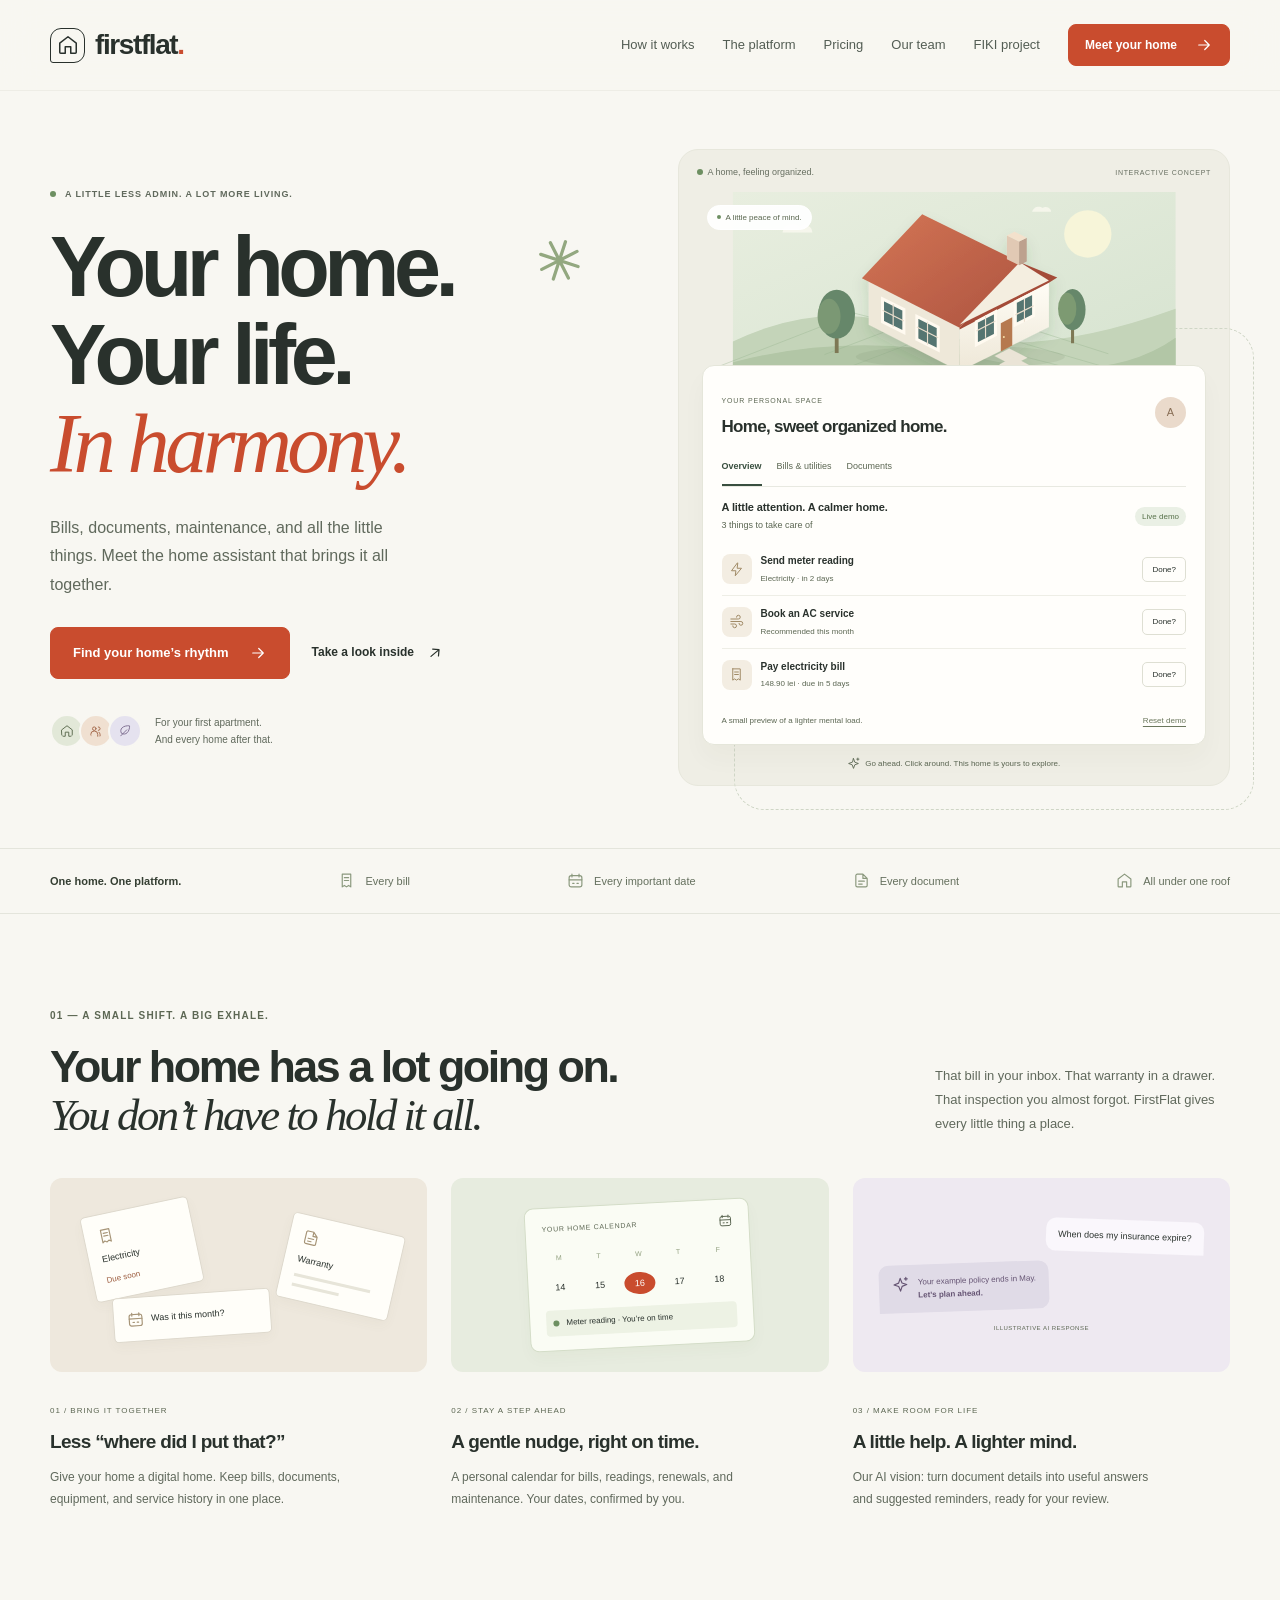
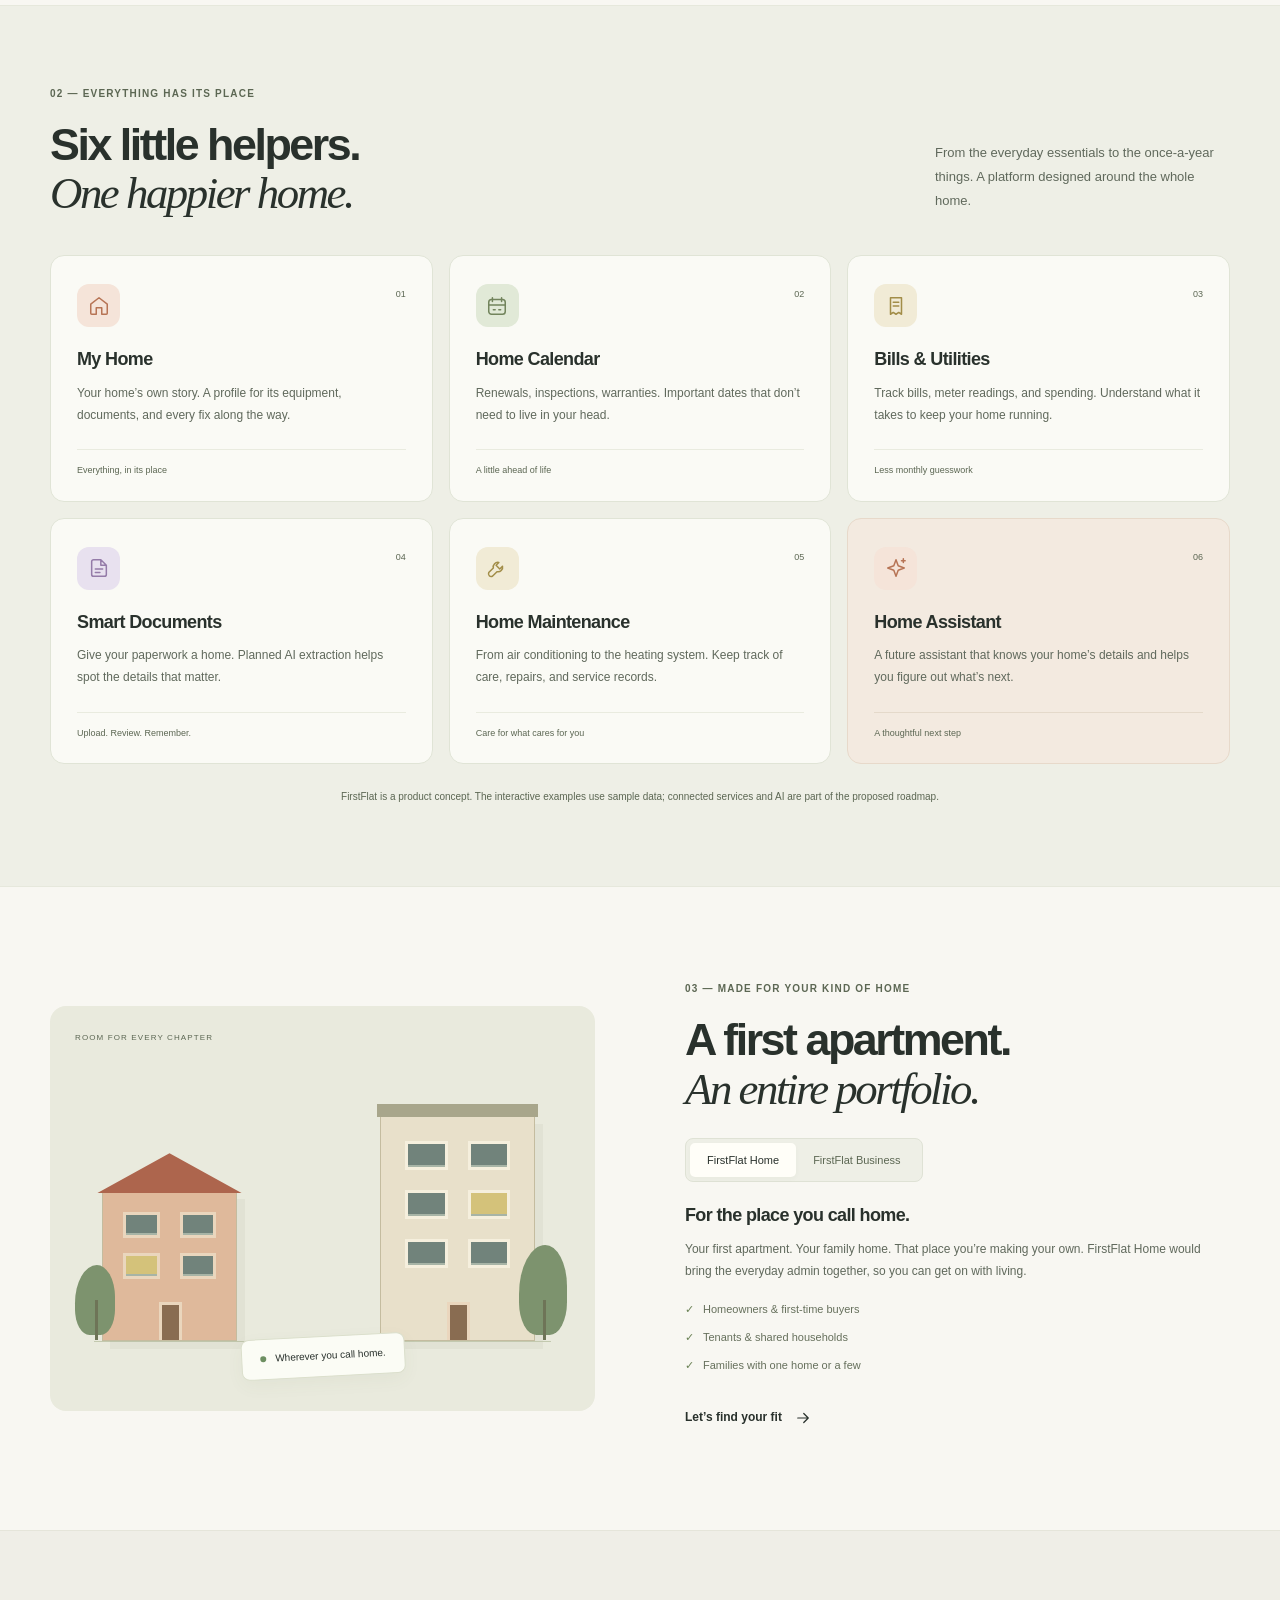
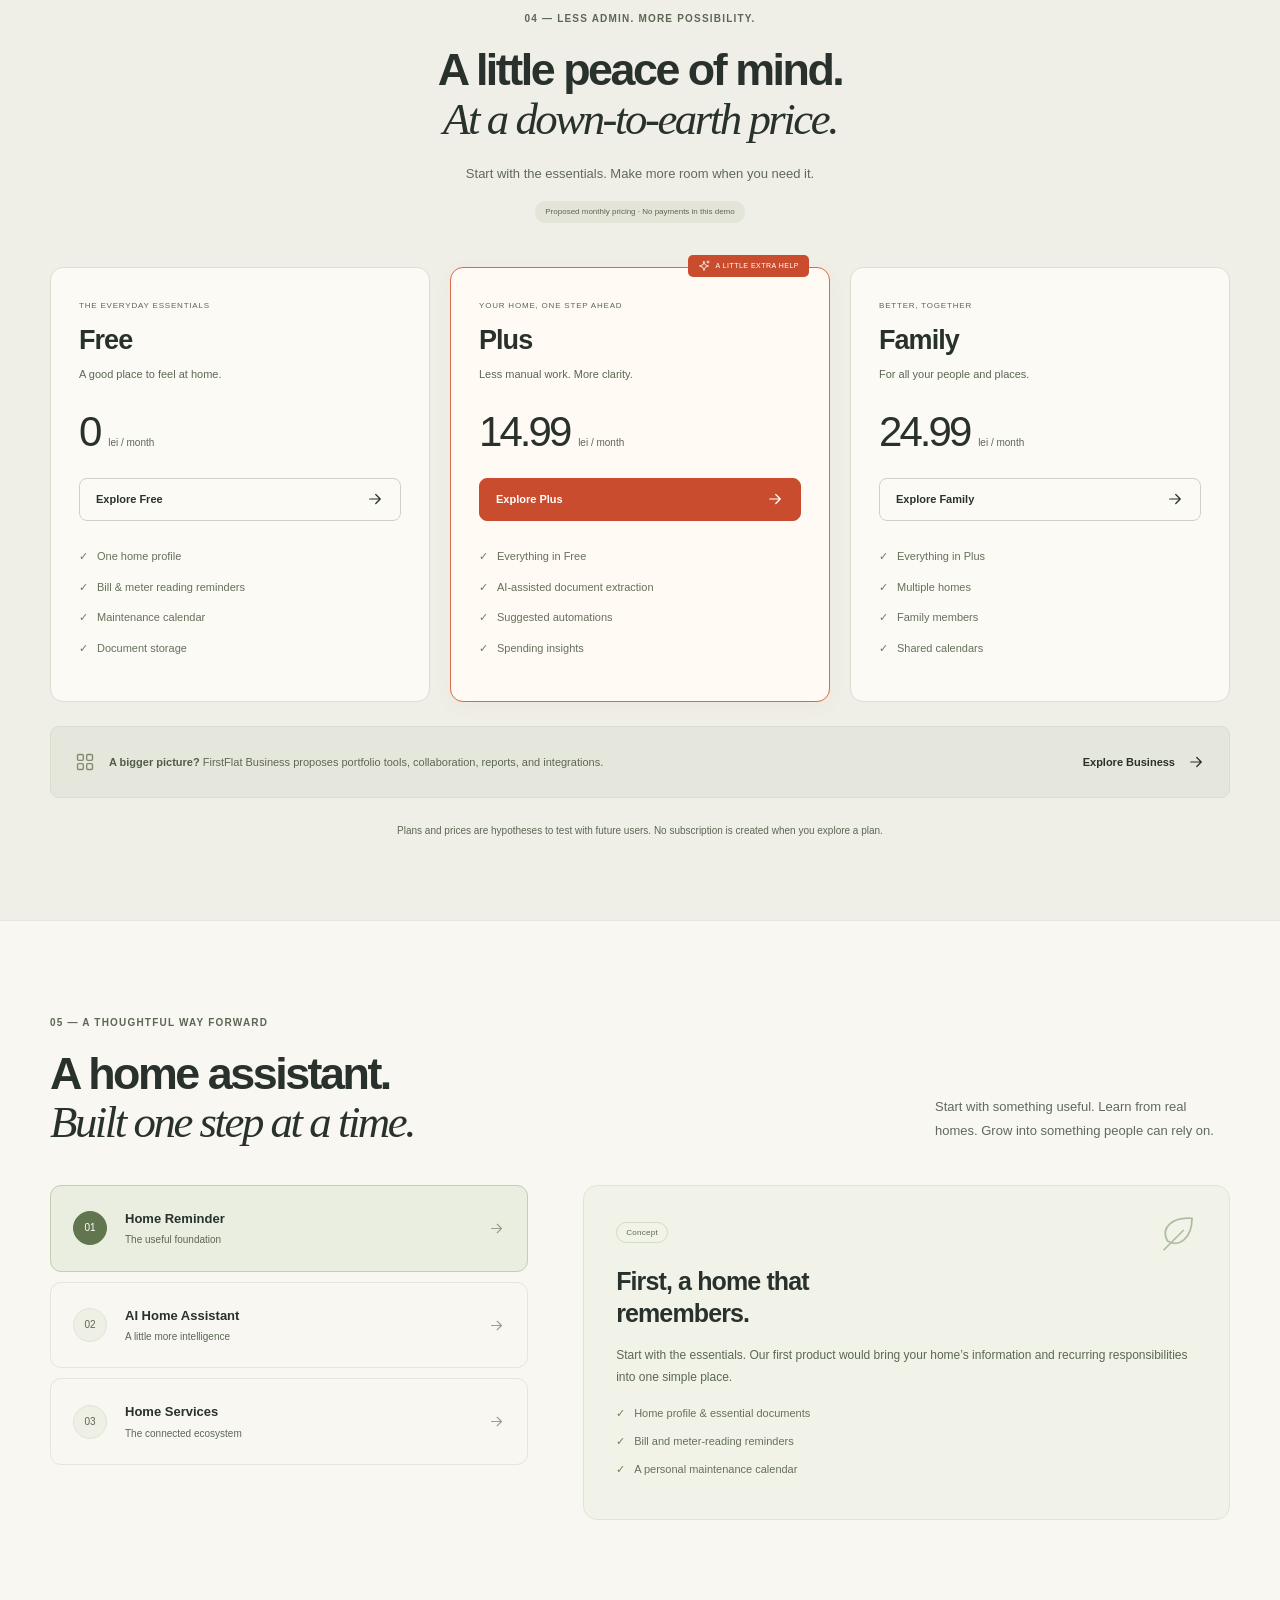
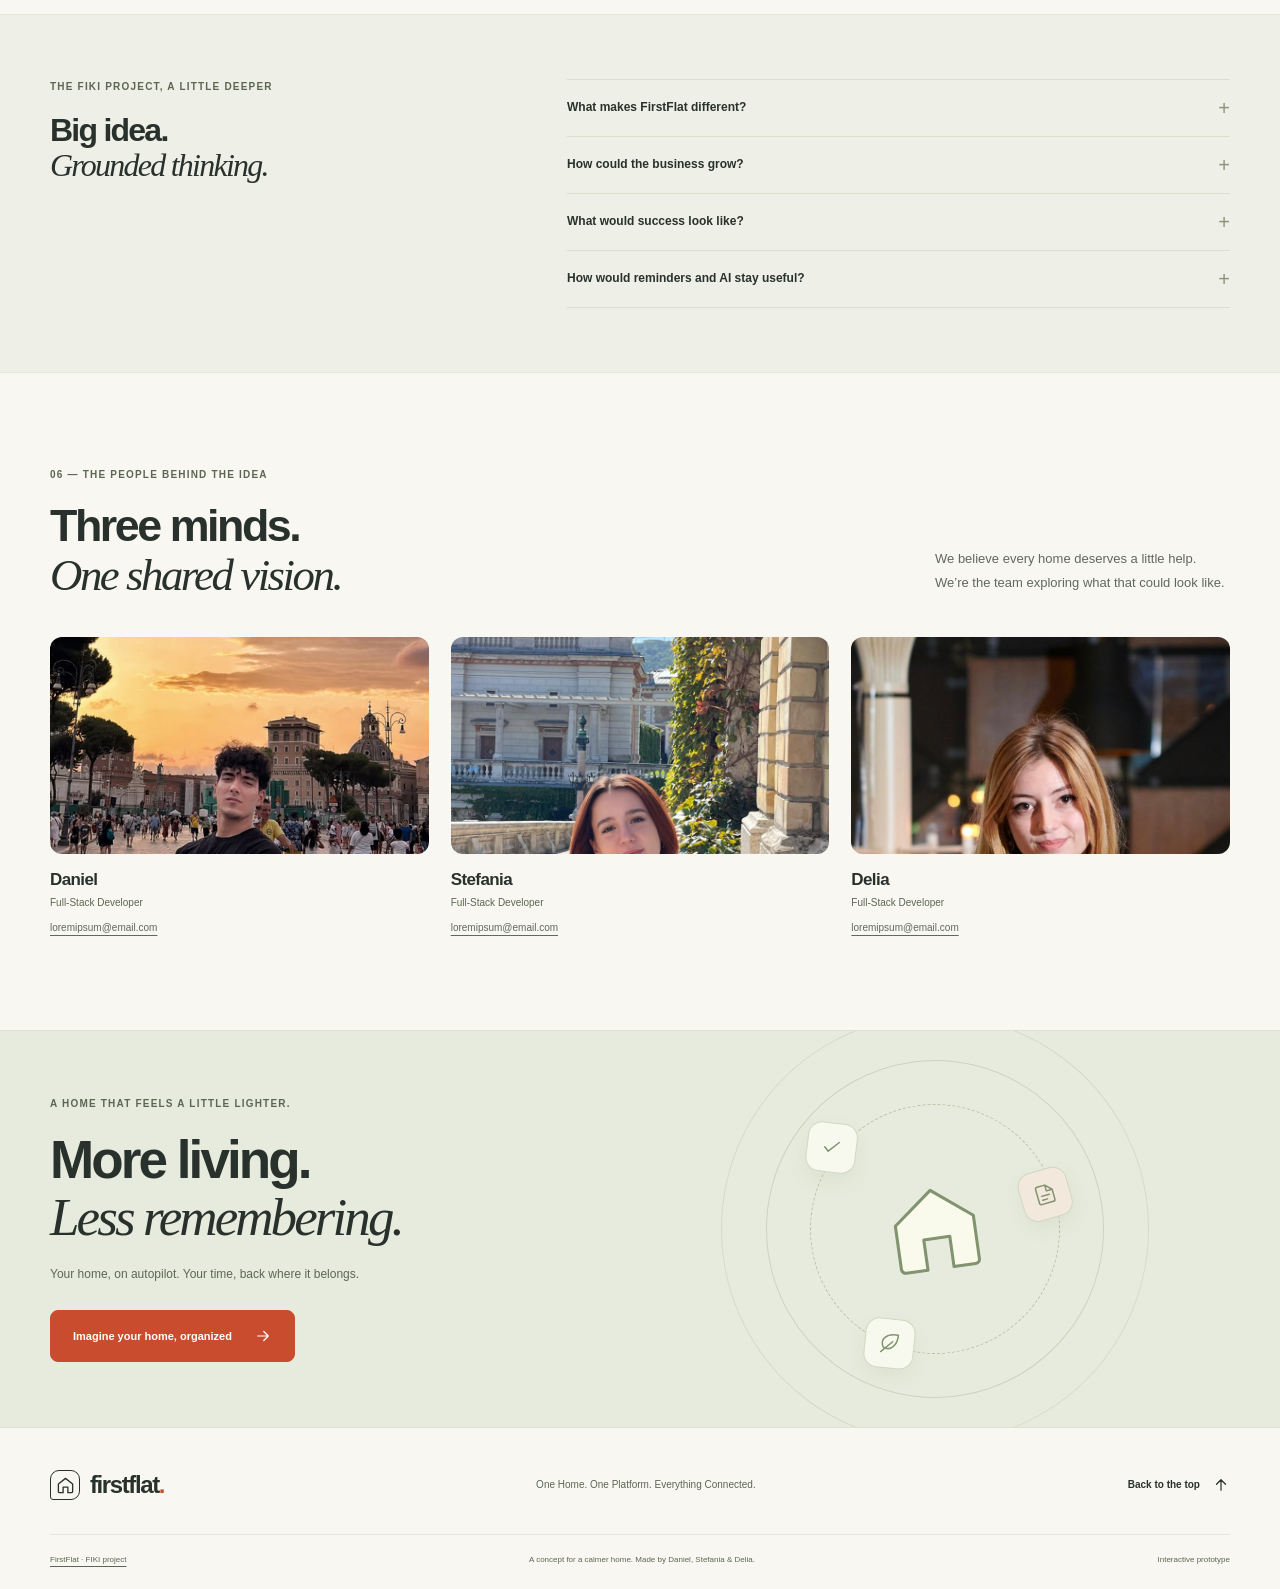
<file: index.html>
<!DOCTYPE html>
<html lang="en">
  <head>
    <meta charset="UTF-8" />
    <meta name="viewport" content="width=device-width, initial-scale=1.0" />
    <link rel="icon" href="data:image/svg+xml,%3Csvg xmlns='http://www.w3.org/2000/svg' viewBox='0 0 32 32'%3E%3Crect width='32' height='32' rx='8' fill='%23c94c2e'/%3E%3Cpath d='M7 14 16 7l9 7v12h-7v-8h-4v8H7Z' fill='none' stroke='%23fffaf3' stroke-width='2' stroke-linejoin='round'/%3E%3C/svg%3E" />
    <meta name="theme-color" content="#f8f7f2" />
    <meta name="description" content="Meet FirstFlat. A home management concept bringing your bills, documents, maintenance, and important dates together. Explore the interactive FIKI project." />
    <title>FirstFlat — Your Home, On Autopilot</title>
    <link rel="stylesheet" href="styles.css" />
    <script>
      !function(t,e){var o,n,p,r;e.__SV||(window.posthog=e,e._i=[],e.init=function(i,s,a){function g(t,e){var o=e.split(".");2==o.length&&(t=t[o[0]],e=o[1]),t[e]=function(){t.push([e].concat(Array.prototype.slice.call(arguments,0)))}}(p=t.createElement("script")).type="text/javascript",p.crossOrigin="anonymous",p.async=!0,p.src=s.api_host.replace(".i.posthog.com","-assets.i.posthog.com")+"/static/array.js",(r=t.getElementsByTagName("script")[0]).parentNode.insertBefore(p,r);var u=e;for(void 0!==a?u=e[a]=[]:a="posthog",u.people=u.people||[],Object.defineProperty(u,"toString",{configurable:!0,enumerable:!0,writable:!0,value:function(t){var e="posthog";return"posthog"!==a&&(e+="."+a),t||(e+=" (stub)"),e}}),Object.defineProperty(u.people,"toString",{configurable:!0,enumerable:!0,writable:!0,value:function(){return u.toString(1)+".people (stub)"}}),o="init capture register register_once register_for_session unregister unregister_for_session getFeatureFlag getFeatureFlagResult isFeatureEnabled reloadFeatureFlags updateEarlyAccessFeatureEnrollment getEarlyAccessFeatures on onFeatureFlags getSurveys getActiveMatchingSurveys renderSurvey canRenderSurvey getNextSurveyStep identify setPersonProperties group resetGroups setPersonPropertiesForFlags resetPersonPropertiesForFlags setGroupPropertiesForFlags resetPersonPropertiesForFlags reset get_distinct_id getGroups get_session_id get_session_replay_url alias set_config startSessionRecording stopSessionRecording sessionRecordingStarted captureException loadToolbar get_property getSessionProperty createPersonProfile opt_in_capturing opt_out_capturing has_opted_in_capturing has_opted_out_capturing clear_opt_in_out_capturing debug".split(" "),n=0;n<o.length;n++)g(u,o[n]);e._i.push([i,s,a])},e.__SV=1)}(document,window.posthog||[]);
      posthog.init('phc_zCEJGHZSUwbWAamhcA3JRSALBZV7uBiu7BaYP7EYSsJf', {
        api_host: 'https://eu.i.posthog.com',
        defaults: '2026-08-30'
      });
    </script>
    <script src="app.js" defer></script>
  </head>
  <body>
    <svg class="icon-library" aria-hidden="true" xmlns="http://www.w3.org/2000/svg"><defs>
      <symbol id="i-home" viewBox="0 0 24 24"><path d="m3 10 9-7 9 7v10a1 1 0 0 1-1 1h-5v-7H9v7H4a1 1 0 0 1-1-1Z"/></symbol>
      <symbol id="i-arrow" viewBox="0 0 24 24"><path d="M5 12h14m-6-6 6 6-6 6"/></symbol>
      <symbol id="i-spark" viewBox="0 0 24 24"><path d="m12 3 2.4 6.6L21 12l-6.6 2.4L12 21l-2.4-6.6L3 12l6.6-2.4ZM20 2v4m-2-2h4"/></symbol>
      <symbol id="i-check" viewBox="0 0 24 24"><path d="m5 12 4 4L19 6"/></symbol>
      <symbol id="i-calendar" viewBox="0 0 24 24"><rect x="3" y="5" width="18" height="16" rx="3"/><path d="M7 3v4m10-4v4M3 11h18m-13 5h2m4 0h2"/></symbol>
      <symbol id="i-bill" viewBox="0 0 24 24"><path d="M6 3h12v18l-3-2-3 2-3-2-3 2Zm3 5h6m-6 4h6"/></symbol>
      <symbol id="i-doc" viewBox="0 0 24 24"><path d="M14 3H6a2 2 0 0 0-2 2v14a2 2 0 0 0 2 2h12a2 2 0 0 0 2-2V9Zm0 0v6h6M8 13h8m-8 4h5"/></symbol>
      <symbol id="i-tool" viewBox="0 0 24 24"><path d="M14 6a5 5 0 0 0-6 6L3 17a3 3 0 0 0 4 4l5-5a5 5 0 0 0 6-6l-3 3-4-4 3-3Z"/></symbol>
      <symbol id="i-grid" viewBox="0 0 24 24"><rect x="3" y="3" width="7" height="7" rx="1.5"/><rect x="14" y="3" width="7" height="7" rx="1.5"/><rect x="3" y="14" width="7" height="7" rx="1.5"/><rect x="14" y="14" width="7" height="7" rx="1.5"/></symbol>
      <symbol id="i-chevron" viewBox="0 0 24 24"><path d="m9 5 7 7-7 7"/></symbol>
      <symbol id="i-people" viewBox="0 0 24 24"><circle cx="9" cy="8" r="3"/><path d="M3 21v-3a6 6 0 0 1 12 0v3m1-16a3 3 0 0 1 0 6m3 10v-3a6 6 0 0 0-2-4"/></symbol>
      <symbol id="i-leaf" viewBox="0 0 24 24"><path d="M20 3C8 2 2 9 6 16c7 4 14-2 14-13ZM4 21 15 10"/></symbol>
      <symbol id="i-clock" viewBox="0 0 24 24"><circle cx="12" cy="12" r="9"/><path d="M12 7v5l3 2"/></symbol>
      <symbol id="i-lock" viewBox="0 0 24 24"><rect x="5" y="10" width="14" height="11" rx="2"/><path d="M8 10V7a4 4 0 0 1 8 0v3m-4 4v3"/></symbol>
    </defs></svg>

    <a href="#main" class="skip-link">Skip to content</a>
    <header class="site-header">
      <nav class="nav container" aria-label="Main navigation">
        <a class="brand" href="#" aria-label="FirstFlat home"><span class="brand-mark"><svg><use href="#i-home"/></svg></span>firstflat<span class="brand-dot">.</span></a>
        <button class="menu-toggle" id="menu-toggle" type="button" aria-controls="nav-links" aria-expanded="false" aria-label="Toggle navigation"><span></span><span></span></button>
        <div class="nav-links" id="nav-links">
          <a href="#how-it-works">How it works</a><a href="#features">The platform</a><a href="#pricing">Pricing</a><a href="#team">Our team</a><a href="fiki.html">FIKI project</a>
          <button class="button button-small" type="button" data-open-setup>Meet your home <svg class="icon"><use href="#i-arrow"/></svg></button>
        </div>
      </nav>
    </header>

    <main id="main">
      <section class="hero container" aria-labelledby="hero-title">
        <div class="hero-copy">
          <div class="eyebrow"><span class="live-dot"></span> A little less admin. A lot more living.</div>
          <h1 id="hero-title">Your home.<br />Your life.<br /><span class="serif accent">In harmony.</span><svg class="title-asterisk" viewBox="0 0 48 48" aria-hidden="true"><path d="M24 3v42M3 24h42M9 9l30 30M9 39 39 9"/></svg></h1>
          <p class="hero-description">Bills, documents, maintenance, and all the little things. Meet the home assistant that brings it all together.</p>
          <div class="hero-actions"><button class="button" type="button" data-open-setup>Find your home’s rhythm <svg class="icon"><use href="#i-arrow"/></svg></button><a class="text-link" href="#demo">Take a look inside <svg class="icon diagonal-arrow" aria-hidden="true"><use href="#i-arrow"/></svg></a></div>
          <div class="hero-footnote"><span class="mini-homes" aria-hidden="true"><svg><use href="#i-home"/></svg><svg><use href="#i-people"/></svg><svg><use href="#i-leaf"/></svg></span><span>For your first apartment.<br />And every home after that.</span></div>
        </div>

        <div class="hero-visual" id="demo">
          <div class="visual-topline"><span><span class="live-dot"></span> A home, feeling organized.</span><span class="prototype-label">INTERACTIVE CONCEPT</span></div>
          <div class="home-art" aria-hidden="true">
            <svg viewBox="0 0 580 245" xmlns="http://www.w3.org/2000/svg">
              <defs><linearGradient id="art-bg" x2="1" y2="1"><stop stop-color="#e8eedf"/><stop offset="1" stop-color="#d6e3d0"/></linearGradient><linearGradient id="wall" x2="0" y2="1"><stop stop-color="#fffdf6"/><stop offset="1" stop-color="#eee7d7"/></linearGradient><linearGradient id="roof" x2="1" y2="1"><stop stop-color="#d47656"/><stop offset="1" stop-color="#ad533f"/></linearGradient><filter id="shadow"><feDropShadow dx="0" dy="10" stdDeviation="9" flood-color="#39543b" flood-opacity=".13"/></filter></defs>
              <rect width="580" height="245" fill="url(#art-bg)"/>
              <circle cx="465" cy="55" r="31" fill="#f7f5d9"/><path d="M0 196Q120 137 250 181T580 153V245H0Z" fill="#c4d4b9"/><path d="M0 223Q160 181 325 218T580 191V245H0Z" fill="#b2c6a6"/>
              <g opacity=".5" stroke="#95b28e" stroke-width="1" fill="none"><path d="m-30 233 190-74 340 87m-380-33 172-65 200 64m-365 27 170-65 210 61"/></g>
              <ellipse cx="298" cy="216" rx="137" ry="15" fill="#7b9270" opacity=".16"/>
              <g filter="url(#shadow)"><path d="m178 113 117-58 119 61-117 62Z" fill="#eae1cf"/><path d="m178 113 119 61v61l-119-61Z" fill="#eee8d9"/><path d="m297 174 117-58v61l-117 58Z" fill="url(#wall)"/><path d="m169 113 79-84 128 63-79 86Z" fill="url(#roof)"/><path d="m297 178 79-86 49 20-11 7-117 61Z" fill="#a44b38"/><path d="m376 92 38 24-117 58Z" fill="#f4eee0"/><path d="m359 57 16 8v31l-16-8Z" fill="#e1c9b4"/><path d="m375 65 10-5v31l-10 5Z" fill="#bda18e"/><path d="m359 57 10-5 16 8-10 5Z" fill="#f3e1cc"/>
                <g fill="#547571" stroke="#fffaf0" stroke-width="4"><path d="m196 140 28 14v30l-28-14Z"/><path d="m241 163 28 14v30l-28-14Z"/><path d="m319 170 25-13v30l-25 13Z"/><path d="m370 144 24-12v30l-24 12Z"/></g><path d="m351 172 15-8v37l-15 8Z" fill="#b67950"/><circle cx="355" cy="190" r="1.3" fill="#f7e1a9"/>
                <g stroke="#ecdfce" stroke-width="1.5"><path d="m210 147 0 30m-14-22 28 14m31 1v30m-14-23 28 14m62-30v30m-12-9 25-13m38-29v30m-12-9 24-12"/></g>
                <path d="m343 215 19-10 24 12-20 10Z" fill="#eae4d6"/><path d="m349 226 19-10 33 18-19 10Z" fill="#eae4d6"/>
              </g>
              <g><path d="M136 177v34" stroke="#7e7855" stroke-width="5"/><ellipse cx="136" cy="160" rx="24" ry="32" fill="#66876a"/><ellipse cx="126" cy="163" rx="15" ry="23" fill="#7b9874"/><path d="M445 172v26" stroke="#7e7855" stroke-width="4"/><ellipse cx="445" cy="154" rx="17" ry="27" fill="#66876a"/><ellipse cx="438" cy="153" rx="12" ry="21" fill="#7d9a72"/></g>
              <g fill="#faf9f1" opacity=".8"><path d="M65 53h39a10 10 0 0 0-17-7 13 13 0 0 0-22 7Z"/><path d="M392 26h25a7 7 0 0 0-11-5 9 9 0 0 0-14 5Z"/></g>
            </svg>
            <div class="art-label"><span class="live-dot"></span> A little peace of mind.</div>
          </div>
          <div class="app-window">
            <div class="app-header"><div><span class="app-overline">YOUR PERSONAL SPACE</span><h2>Home, sweet organized home.</h2></div><span class="app-avatar" aria-label="Sample user Alex">A</span></div>
            <div class="demo-tabs" role="tablist" aria-label="Explore the home demo"><button type="button" id="tab-overview" role="tab" aria-selected="true" aria-controls="demo-panel" data-demo-tab="overview">Overview</button><button type="button" id="tab-bills" role="tab" aria-selected="false" aria-controls="demo-panel" tabindex="-1" data-demo-tab="bills">Bills &amp; utilities</button><button type="button" id="tab-documents" role="tab" aria-selected="false" aria-controls="demo-panel" tabindex="-1" data-demo-tab="documents">Documents</button></div>
            <div id="demo-panel" class="demo-panel" role="tabpanel" aria-labelledby="tab-overview" tabindex="0"><p class="demo-note">Explore the example home with JavaScript enabled.</p></div>
          </div>
          <div class="visual-bottomline"><svg class="icon"><use href="#i-spark"/></svg> Go ahead. Click around. This home is yours to explore.</div>
        </div>
      </section>

      <div class="benefit-strip"><div class="container"><span>One home. One platform.</span><span><svg class="icon"><use href="#i-bill"/></svg> Every bill</span><span><svg class="icon"><use href="#i-calendar"/></svg> Every important date</span><span><svg class="icon"><use href="#i-doc"/></svg> Every document</span><span><svg class="icon"><use href="#i-home"/></svg> All under one roof</span></div></div>

      <section class="section container" id="how-it-works">
        <div class="section-heading reveal"><div><p class="eyebrow">01 — A SMALL SHIFT. A BIG EXHALE.</p><h2>Your home has a lot going on.<br /><span class="serif">You don’t have to hold it all.</span></h2></div><p>That bill in your inbox. That warranty in a drawer. That inspection you almost forgot. FirstFlat gives every little thing a place.</p></div>
        <div class="how-grid">
          <article class="how-card reveal"><div class="how-art scattered" aria-hidden="true"><span class="paper paper-one"><svg class="icon"><use href="#i-bill"/></svg> Electricity <b>Due soon</b></span><span class="paper paper-two"><svg class="icon"><use href="#i-doc"/></svg> Warranty <i></i><i></i></span><span class="paper paper-three"><svg class="icon"><use href="#i-calendar"/></svg> Was it this month?</span></div><span class="card-step">01 / BRING IT TOGETHER</span><h3>Less “where did I put that?”</h3><p>Give your home a digital home. Keep bills, documents, equipment, and service history in one place.</p></article>
          <article class="how-card reveal"><div class="how-art calendar-art" aria-hidden="true"><div class="mini-calendar"><span>YOUR HOME CALENDAR <svg class="icon"><use href="#i-calendar"/></svg></span><div class="calendar-days"><i>M</i><i>T</i><i>W</i><i>T</i><i>F</i><i>14</i><i>15</i><i class="day-active">16</i><i>17</i><i>18</i></div><b><span class="live-dot"></span> Meter reading · You’re on time</b></div></div><span class="card-step">02 / STAY A STEP AHEAD</span><h3>A gentle nudge, right on time.</h3><p>A personal calendar for bills, readings, renewals, and maintenance. Your dates, confirmed by you.</p></article>
          <article class="how-card reveal"><div class="how-art assistant-art" aria-hidden="true"><span class="chat-question">When does my insurance expire?</span><span class="chat-answer"><svg class="icon"><use href="#i-spark"/></svg><span>Your example policy ends in May.<br /><b>Let’s plan ahead.</b></span></span><small>ILLUSTRATIVE AI RESPONSE</small></div><span class="card-step">03 / MAKE ROOM FOR LIFE</span><h3>A little help. A lighter mind.</h3><p>Our AI vision: turn document details into useful answers and suggested reminders, ready for your review.</p></article>
        </div>
      </section>

      <section class="platform-section" id="features"><div class="container">
        <div class="section-heading reveal"><div><p class="eyebrow">02 — EVERYTHING HAS ITS PLACE</p><h2>Six little helpers.<br /><span class="serif">One happier home.</span></h2></div><p>From the everyday essentials to the once-a-year things. A platform designed around the whole home.</p></div>
        <div class="feature-grid">
          <article class="feature-card reveal"><span class="feature-icon peach"><svg class="icon"><use href="#i-home"/></svg></span><span class="feature-number">01</span><h3>My Home</h3><p>Your home’s own story. A profile for its equipment, documents, and every fix along the way.</p><span class="feature-tag">Everything, in its place</span></article>
          <article class="feature-card reveal"><span class="feature-icon sage"><svg class="icon"><use href="#i-calendar"/></svg></span><span class="feature-number">02</span><h3>Home Calendar</h3><p>Renewals, inspections, warranties. Important dates that don’t need to live in your head.</p><span class="feature-tag">A little ahead of life</span></article>
          <article class="feature-card reveal"><span class="feature-icon butter"><svg class="icon"><use href="#i-bill"/></svg></span><span class="feature-number">03</span><h3>Bills &amp; Utilities</h3><p>Track bills, meter readings, and spending. Understand what it takes to keep your home running.</p><span class="feature-tag">Less monthly guesswork</span></article>
          <article class="feature-card reveal"><span class="feature-icon lavender"><svg class="icon"><use href="#i-doc"/></svg></span><span class="feature-number">04</span><h3>Smart Documents</h3><p>Give your paperwork a home. Planned AI extraction helps spot the details that matter.</p><span class="feature-tag">Upload. Review. Remember.</span></article>
          <article class="feature-card reveal"><span class="feature-icon butter"><svg class="icon"><use href="#i-tool"/></svg></span><span class="feature-number">05</span><h3>Home Maintenance</h3><p>From air conditioning to the heating system. Keep track of care, repairs, and service records.</p><span class="feature-tag">Care for what cares for you</span></article>
          <article class="feature-card feature-ai reveal"><span class="feature-icon peach"><svg class="icon"><use href="#i-spark"/></svg></span><span class="feature-number">06</span><h3>Home Assistant</h3><p>A future assistant that knows your home’s details and helps you figure out what’s next.</p><span class="feature-tag">A thoughtful next step</span></article>
        </div>
        <p class="section-note">FirstFlat is a product concept. The interactive examples use sample data; connected services and AI are part of the proposed roadmap.</p>
      </div></section>

      <section class="section container audience-section" id="for-you">
        <div class="audience-visual reveal" aria-hidden="true"><span class="audience-caption">ROOM FOR EVERY CHAPTER</span><div class="building building-left"><div class="building-roof"></div><div class="building-windows"><i></i><i></i><i></i><i></i></div><div class="building-door"></div></div><div class="building building-right"><div class="building-roof"></div><div class="building-windows"><i></i><i></i><i></i><i></i><i></i><i></i></div><div class="building-door"></div></div><div class="visual-tree tree-left"></div><div class="visual-tree tree-right"></div><div class="audience-float"><span class="live-dot"></span> Wherever you call home.</div><span class="ground-line"></span></div>
        <div class="audience-copy reveal"><p class="eyebrow">03 — MADE FOR YOUR KIND OF HOME</p><h2>A first apartment.<br /><span class="serif">An entire portfolio.</span></h2><div class="segmented-control" role="group" aria-label="Choose your audience"><button type="button" data-audience="home" aria-pressed="true">FirstFlat Home</button><button type="button" data-audience="business" aria-pressed="false">FirstFlat Business</button></div><div class="audience-content" aria-live="polite"><h3 id="audience-title">For the place you call yours.</h3><p id="audience-copy">Own it, rent it, or share it. A calmer way for individuals and families to keep everyday home life in order.</p><ul class="check-list" id="audience-list"><li>One clear view of your home’s essentials</li><li>Reminders shaped around your equipment</li><li>Room for the whole family</li></ul></div><button type="button" class="text-link" data-open-setup>Let’s find your fit <svg class="icon"><use href="#i-arrow"/></svg></button></div>
      </section>

      <section class="pricing-section" id="pricing"><div class="container">
        <div class="center-heading reveal"><p class="eyebrow">04 — LESS ADMIN. MORE POSSIBILITY.</p><h2>A little peace of mind.<br /><span class="serif">At a down-to-earth price.</span></h2><p>Start with the essentials. Make more room when you need it.</p><span class="pricing-note">Proposed monthly pricing · No payments in this demo</span></div>
        <div class="pricing-grid">
          <article class="price-card reveal"><p class="plan-label">THE EVERYDAY ESSENTIALS</p><h3>Free</h3><p class="plan-description">A good place to feel at home.</p><div class="price">0 <span>lei / month</span></div><button type="button" class="button button-outline" data-select-plan="Free">Explore Free <svg class="icon"><use href="#i-arrow"/></svg></button><ul class="check-list"><li>One home profile</li><li>Bill &amp; meter reading reminders</li><li>Maintenance calendar</li><li>Document storage</li></ul></article>
          <article class="price-card price-featured reveal"><span class="plan-sticker"><svg class="icon"><use href="#i-spark"/></svg> A LITTLE EXTRA HELP</span><p class="plan-label">YOUR HOME, ONE STEP AHEAD</p><h3>Plus</h3><p class="plan-description">Less manual work. More clarity.</p><div class="price">14.99 <span>lei / month</span></div><button type="button" class="button" data-select-plan="Plus">Explore Plus <svg class="icon"><use href="#i-arrow"/></svg></button><ul class="check-list"><li>Everything in Free</li><li>AI-assisted document extraction</li><li>Suggested automations</li><li>Spending insights</li></ul></article>
          <article class="price-card reveal"><p class="plan-label">BETTER, TOGETHER</p><h3>Family</h3><p class="plan-description">For all your people and places.</p><div class="price">24.99 <span>lei / month</span></div><button type="button" class="button button-outline" data-select-plan="Family">Explore Family <svg class="icon"><use href="#i-arrow"/></svg></button><ul class="check-list"><li>Everything in Plus</li><li>Multiple homes</li><li>Family members</li><li>Shared calendars</li></ul></article>
        </div>
        <div class="business-plan"><div><svg class="icon"><use href="#i-grid"/></svg><p><strong>A bigger picture?</strong> FirstFlat Business proposes portfolio tools, collaboration, reports, and integrations.</p></div><button class="text-link" type="button" data-select-plan="Business">Explore Business <svg class="icon"><use href="#i-arrow"/></svg></button></div>
        <p class="section-note">Plans and prices are hypotheses to test with future users. No subscription is created when you explore a plan.</p>
      </div></section>

      <section class="section container roadmap-section" id="roadmap">
        <div class="section-heading reveal"><div><p class="eyebrow">05 — A THOUGHTFUL WAY FORWARD</p><h2>A home assistant.<br /><span class="serif">Built one step at a time.</span></h2></div><p>Start with something useful. Learn from real homes. Grow into something people can rely on.</p></div>
        <div class="roadmap-layout reveal"><div class="roadmap-steps" role="group" aria-label="Explore development stages"><button type="button" data-roadmap="1" aria-pressed="true"><span>01</span><div><strong>Home Reminder</strong><small>The useful foundation</small></div><svg class="icon"><use href="#i-arrow"/></svg></button><button type="button" data-roadmap="2" aria-pressed="false"><span>02</span><div><strong>AI Home Assistant</strong><small>A little more intelligence</small></div><svg class="icon"><use href="#i-arrow"/></svg></button><button type="button" data-roadmap="3" aria-pressed="false"><span>03</span><div><strong>Home Services</strong><small>The connected ecosystem</small></div><svg class="icon"><use href="#i-arrow"/></svg></button></div><div class="roadmap-detail" aria-live="polite"><span id="roadmap-phase" class="phase-label">Concept</span><svg class="roadmap-symbol" aria-hidden="true"><use href="#i-leaf"/></svg><h3 id="roadmap-title">First, get the little things right.</h3><p id="roadmap-copy">A home profile, a reliable calendar, and a place for every document. Our starting point is a useful free product that people return to.</p><ul class="check-list" id="roadmap-list"><li>Home profiles and document storage</li><li>Bill, reading, and renewal reminders</li><li>Validate repeated use after the first deadlines</li></ul></div></div>
      </section>

      <section class="project-section"><div class="container"><div class="project-heading"><p class="eyebrow">THE FIKI PROJECT, A LITTLE DEEPER</p><h2>Big idea.<span class="serif"> Grounded thinking.</span></h2></div><div class="project-accordions">
        <details><summary>What makes FirstFlat different?<span aria-hidden="true">+</span></summary><div><p>Calendars, spreadsheets, storage apps, and rental platforms already cover parts of the problem. <a href="https://rentzz.app/functionaliti/" target="_blank" rel="noopener noreferrer">Rentzz</a> already offers bills, meters, insurance, inspections, notifications, and some automation.</p><p>Our proposed distinction is the complete home experience for owner-occupiers and tenants, with AI-assisted onboarding and a personal home calendar. These are ideas to build and validate, rather than established competitive advantages.</p></div></details>
        <details><summary>How could the business grow?<span aria-hidden="true">+</span></summary><div><p>A freemium product for individuals, paid family plans, and recurring B2B subscriptions form the proposed model. Potential distribution partners include insurers, property developers, authorized maintenance providers, and homeowners’ associations.</p><p>A developer could hand over a home’s documents and warranties in FirstFlat. Future service bookings could add transaction revenue. Partnerships and integrations still need to be developed.</p></div></details>
        <details><summary>What would success look like?<span aria-hidden="true">+</span></summary><div><p>We would track completed home setups, reminders enabled, monthly usage, 90-day retention, and willingness to pay. For businesses, time saved matters as much as portfolio size.</p><p>Annual reminders alone may not sustain usage. Monthly bills and readings, periodic renewals, and occasional repairs must create lasting value. Key costs include development, hosting, storage, AI processing, security, support, and distribution.</p></div></details>
        <details><summary>How would reminders and AI stay useful?<span aria-hidden="true">+</span></summary><div><p>Dates should come from the user’s documents, provider settings, and applicable rules. Extracted information and uncertain dates must be confirmed by the user. This demo uses illustrative examples, not live AI or connected accounts.</p><p>Heating system inspections, gas installation checks, and gas installation revisions are distinct activities. See the <a href="https://legislatie.just.ro/Public/DetaliiDocument/174380" target="_blank" rel="noopener noreferrer">Romanian regulations</a>; there is no single universal home maintenance calendar.</p></div></details>
      </div></div></section>

      <section class="section container team-section" id="team"><div class="section-heading reveal"><div><p class="eyebrow">06 — THE PEOPLE BEHIND THE IDEA</p><h2>Three minds.<br /><span class="serif">One shared vision.</span></h2></div><p>We believe every home deserves a little help. We’re the team exploring what that could look like.</p></div><div class="team-grid">
        <article class="team-card reveal"><div class="team-art team-daniel"><img src="assets/team/Daniel_Birsan.png" alt="Profile icon for Daniel" width="480" height="560" loading="lazy" /></div><div class="team-meta"><h3>Daniel</h3><span>Full-Stack Developer</span><a class="team-email" href="mailto:loremipsum@email.com">loremipsum@email.com</a></div></article>
        <article class="team-card reveal"><div class="team-art team-stefania"><img src="assets/team/Stefania_Tudor.png" alt="Profile icon for Stefania" width="480" height="560" loading="lazy" /></div><div class="team-meta"><h3>Stefania</h3><span>Full-Stack Developer</span><a class="team-email" href="mailto:loremipsum@email.com">loremipsum@email.com</a></div></article>
        <article class="team-card reveal"><div class="team-art team-delia"><img src="assets/team/Delia_Tudor.png" alt="Profile icon for Delia" width="480" height="560" loading="lazy" /></div><div class="team-meta"><h3>Delia</h3><span>Full-Stack Developer</span><a class="team-email" href="mailto:loremipsum@email.com">loremipsum@email.com</a></div></article>
      </div></section>

      <section class="closing-section"><div class="container closing-inner"><div><p class="eyebrow">A HOME THAT FEELS A LITTLE LIGHTER.</p><h2>More living.<br /><span class="serif">Less remembering.</span></h2><p>Your home, on autopilot. Your time, back where it belongs.</p><button type="button" class="button" data-open-setup>Imagine your home, organized <svg class="icon"><use href="#i-arrow"/></svg></button></div><div class="closing-art" aria-hidden="true"><svg><use href="#i-home"/></svg><span class="orbit orbit-one"><svg><use href="#i-check"/></svg></span><span class="orbit orbit-two"><svg><use href="#i-doc"/></svg></span><span class="orbit orbit-three"><svg><use href="#i-leaf"/></svg></span></div></div></section>
    </main>

    <footer class="container site-footer"><div class="footer-top"><a class="brand" href="#"><span class="brand-mark"><svg><use href="#i-home"/></svg></span>firstflat<span class="brand-dot">.</span></a><p>One Home. One Platform. Everything Connected.</p><a class="text-link" href="#main">Back to the top <svg class="icon top-arrow" aria-hidden="true"><use href="#i-arrow"/></svg></a></div><div class="footer-bottom"><a href="fiki.html">FirstFlat · FIKI project</a><span>A concept for a calmer home. Made by Daniel, Stefania &amp; Delia.</span><span>Interactive prototype</span></div></footer>

    <dialog id="setup-dialog" aria-labelledby="setup-heading">
      <div class="setup-top"><a class="brand" href="#" tabindex="-1"><span class="brand-mark"><svg><use href="#i-home"/></svg></span>firstflat<span class="brand-dot">.</span></a><button type="button" id="setup-close" class="close-button" aria-label="Close home setup">×</button></div>
      <div class="setup-progress"><span id="setup-progress"></span></div>
      <form id="setup-form">
        <input type="hidden" id="setup-plan" name="plan" value="Free" />
        <p class="eyebrow" id="setup-step-label">STEP 1 OF 3 · YOUR SPACE</p><h2 id="setup-heading">Let’s make it feel like home.</h2><p class="setup-intro">A few little details. A glimpse of your organized home.</p>
        <fieldset data-setup-step="1"><legend>What kind of place do you call home?</legend><div class="setup-options"><label class="setup-option"><input type="radio" name="homeType" value="apartment" checked /><svg class="icon"><use href="#i-grid"/></svg><strong>An apartment</strong><span>Your own little corner of the city.</span></label><label class="setup-option"><input type="radio" name="homeType" value="house" /><svg class="icon"><use href="#i-home"/></svg><strong>A house</strong><span>A place to put down roots.</span></label></div></fieldset>
        <fieldset data-setup-step="2" hidden><legend>And how do you live there?</legend><div class="setup-options"><label class="setup-option"><input type="radio" name="tenure" value="owner" checked /><svg class="icon"><use href="#i-home"/></svg><strong>I own my home</strong><span>From the bills to the big picture.</span></label><label class="setup-option"><input type="radio" name="tenure" value="tenant" /><svg class="icon"><use href="#i-people"/></svg><strong>I rent my home</strong><span>Everyday essentials, simplified.</span></label></div></fieldset>
        <fieldset data-setup-step="3" hidden><legend>What helps keep your home comfortable?</legend><p class="setup-hint">Choose any that apply. You can also leave these unchecked.</p><div class="equipment-options"><label><input type="checkbox" name="equipment" value="heating" /><span>Heating system</span></label><label><input type="checkbox" name="equipment" value="ac" /><span>Air conditioning</span></label><label><input type="checkbox" name="equipment" value="boiler" /><span>Water heater</span></label></div></fieldset>
        <div class="setup-actions"><button type="button" class="text-link" data-setup-back hidden>← Back</button><button type="button" class="button" data-setup-next>Keep going <svg class="icon"><use href="#i-arrow"/></svg></button><button type="button" class="button" data-setup-finish hidden>Meet your home <svg class="icon"><use href="#i-spark"/></svg></button></div>
      </form>
      <div id="setup-result" hidden aria-live="polite"><span class="result-icon"><svg class="icon"><use href="#i-check"/></svg></span><p class="eyebrow">A LITTLE MORE ORGANIZED ALREADY.</p><h2 id="setup-result-title">Welcome home.</h2><p id="setup-result-copy"></p><ul class="check-list" id="setup-result-list"></ul><p class="setup-hint">This is your concept preview. No account is created, no information is uploaded, and dates need your confirmation.</p><button type="button" class="button button-outline" data-restart-setup>Try another home <svg class="icon"><use href="#i-arrow"/></svg></button></div>
      <p class="setup-disclaimer"><svg class="icon"><use href="#i-lock"/></svg> Just exploring. Your choices stay in this page.</p>
    </dialog>
  </body>
</html>
</file>
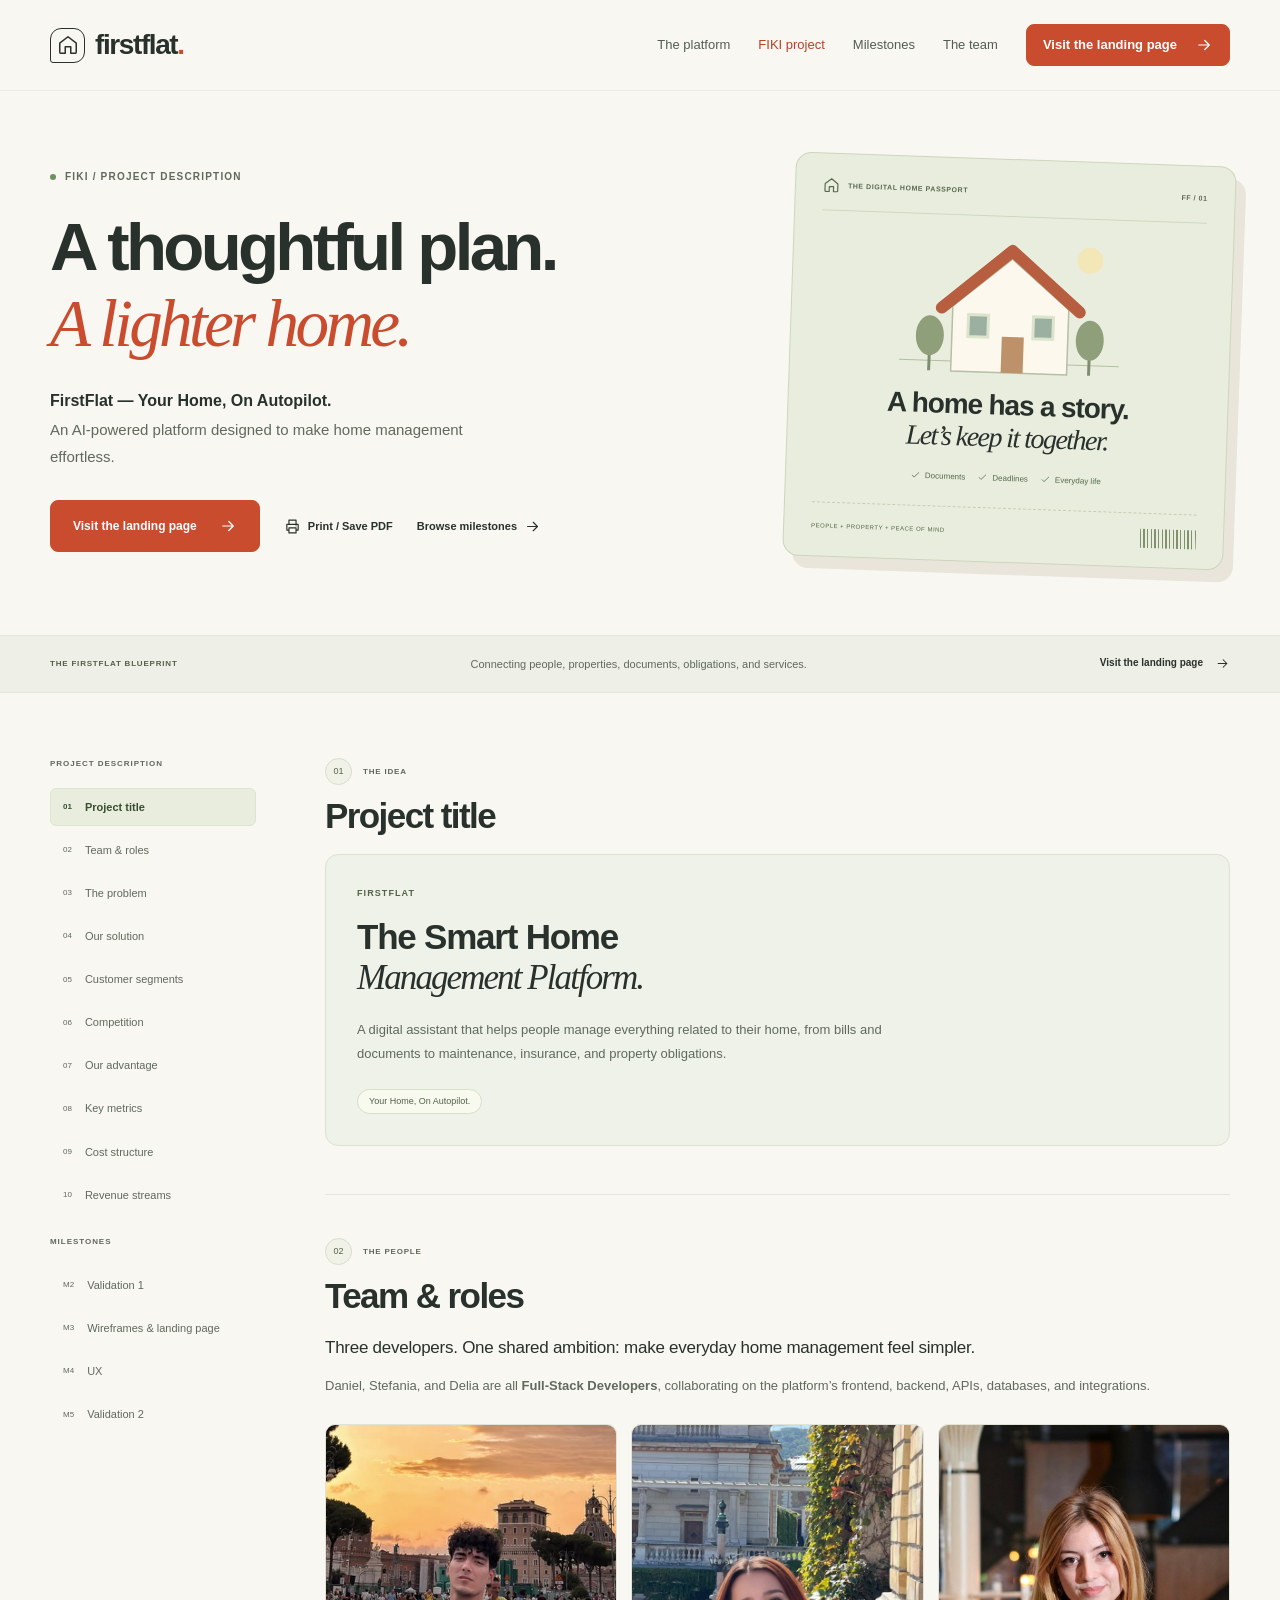
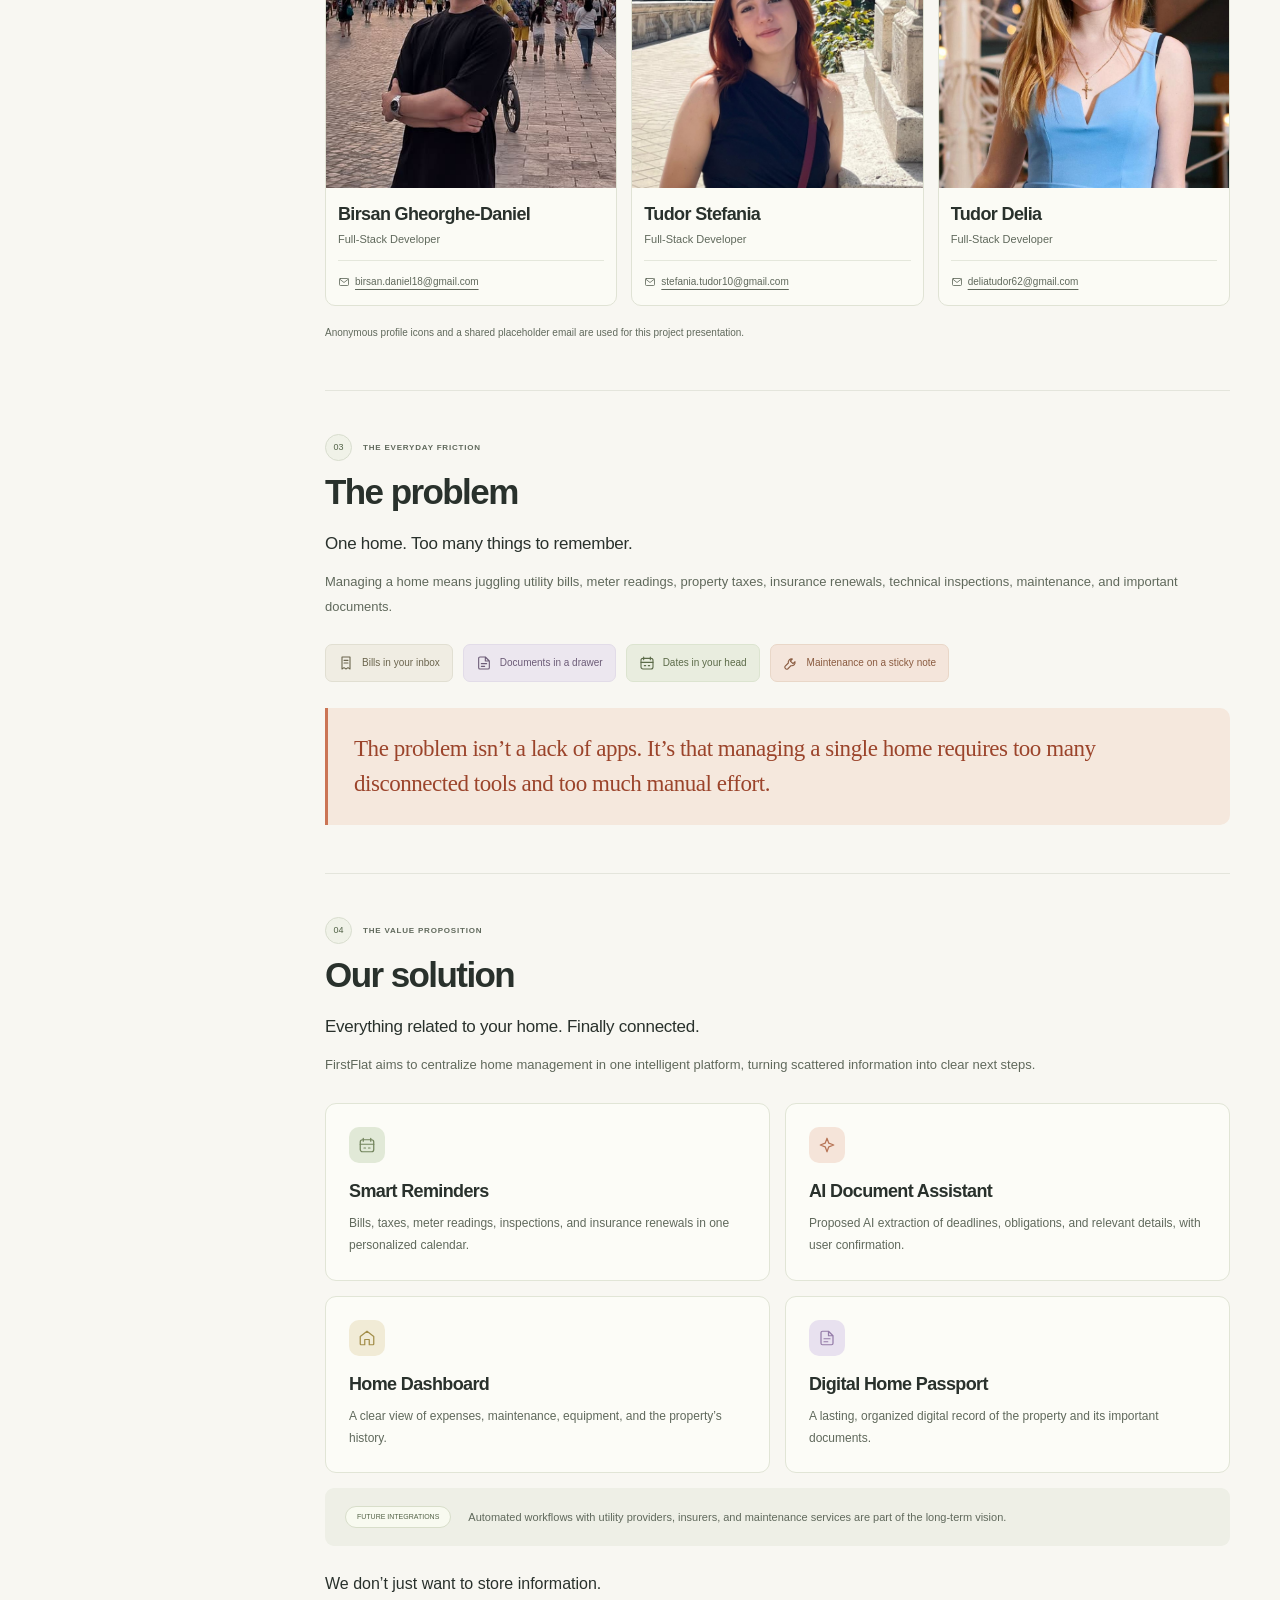
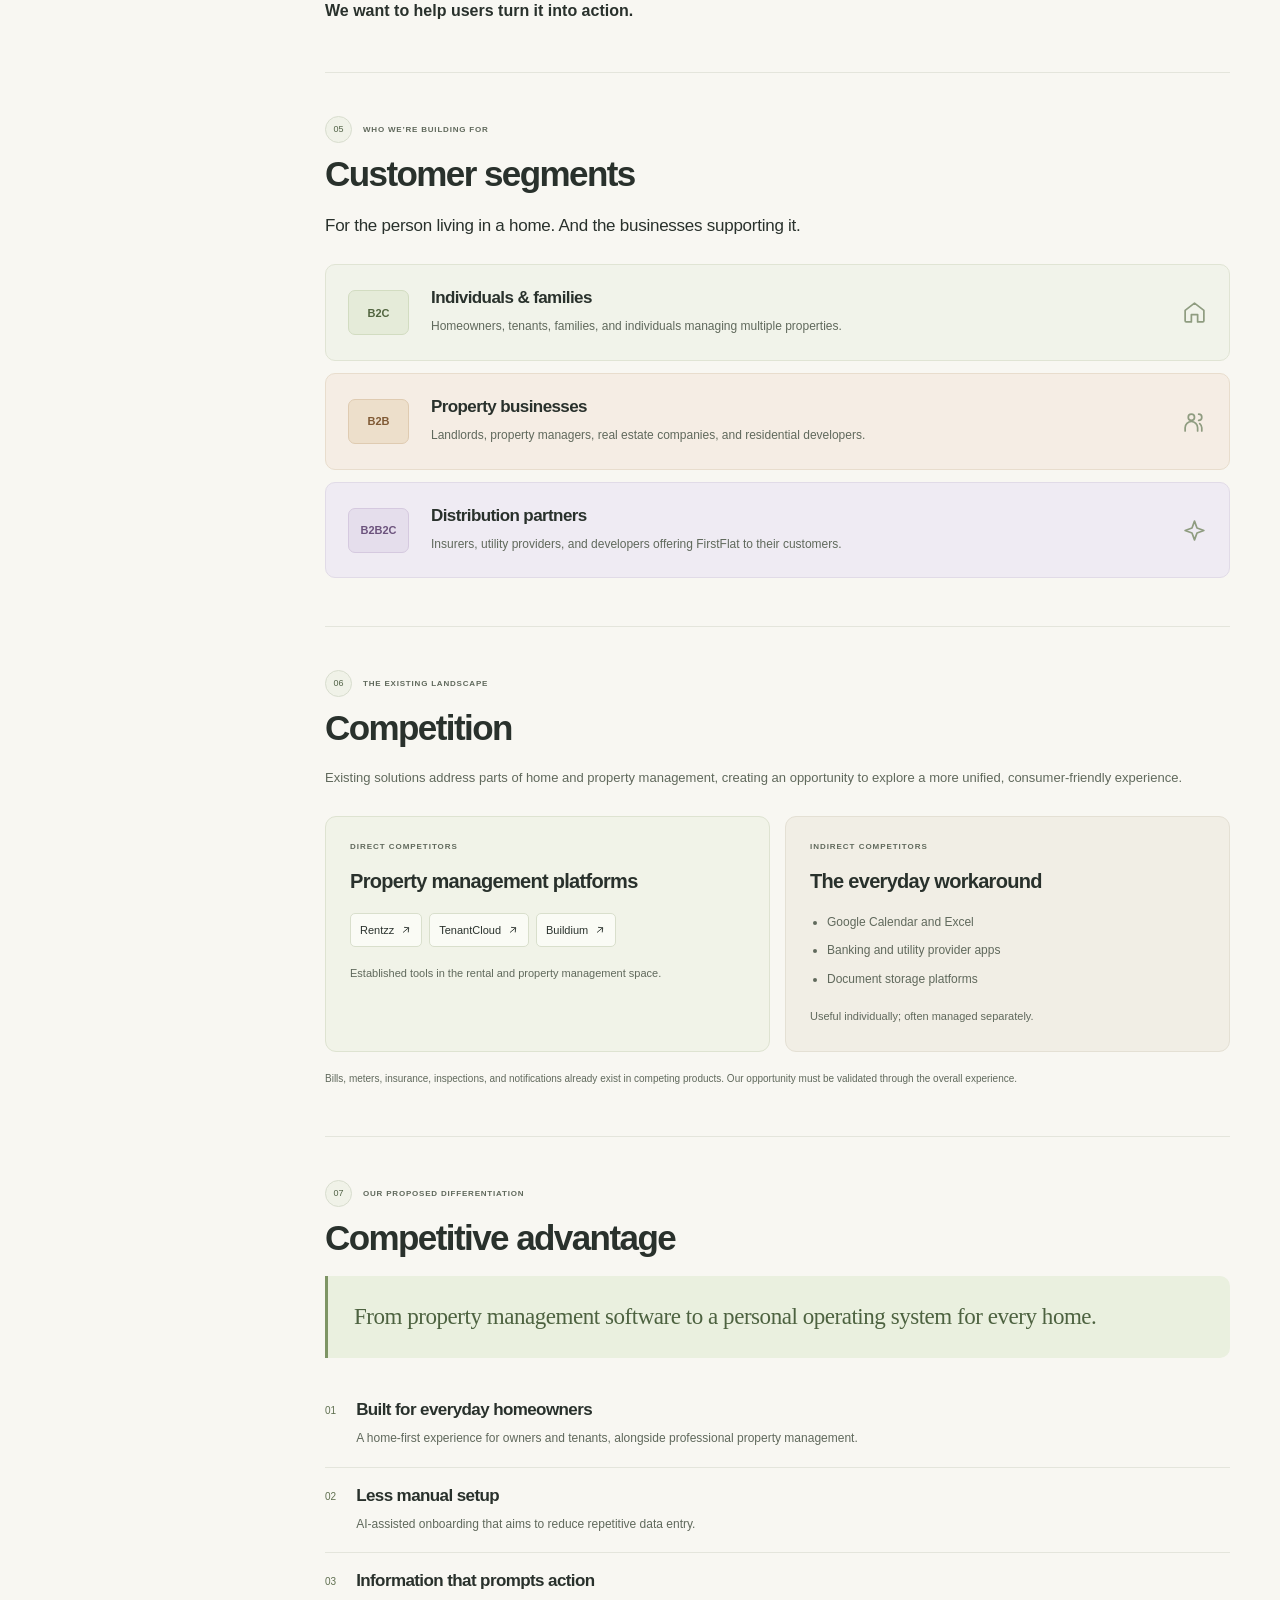
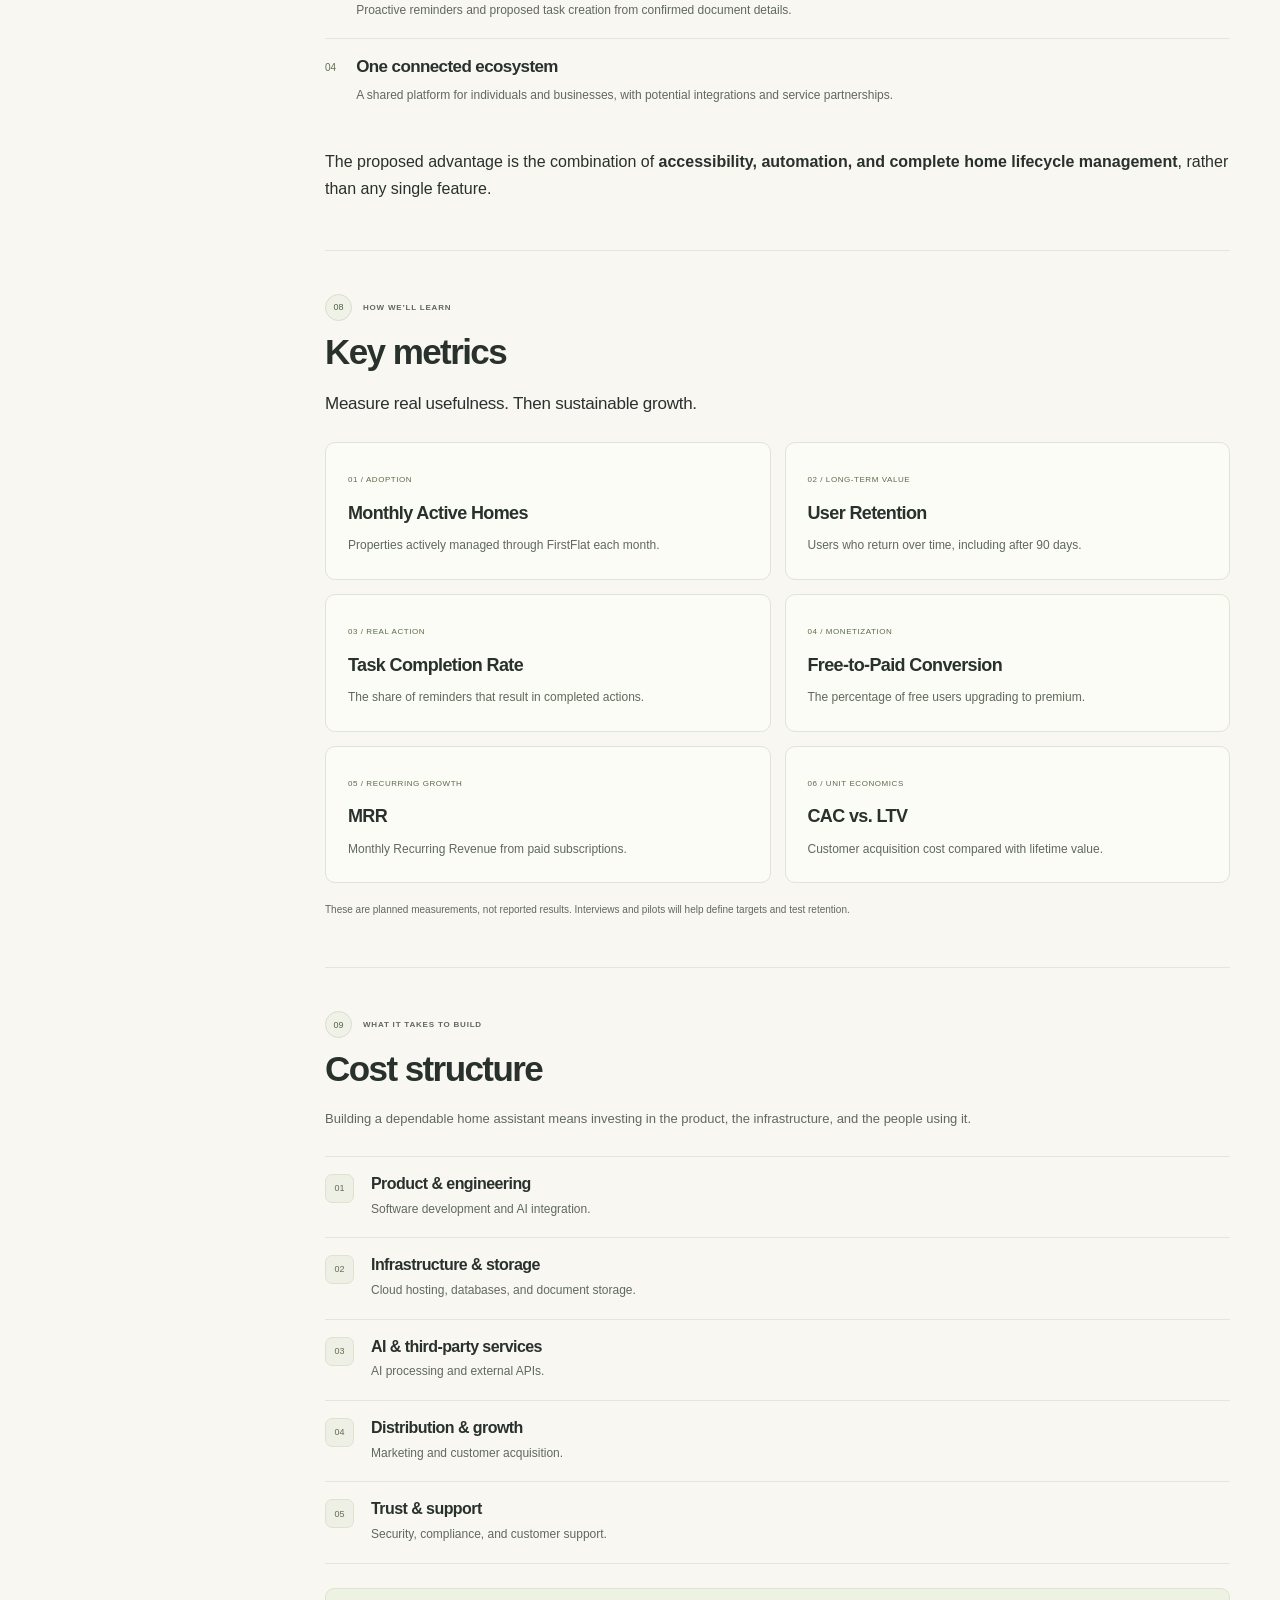
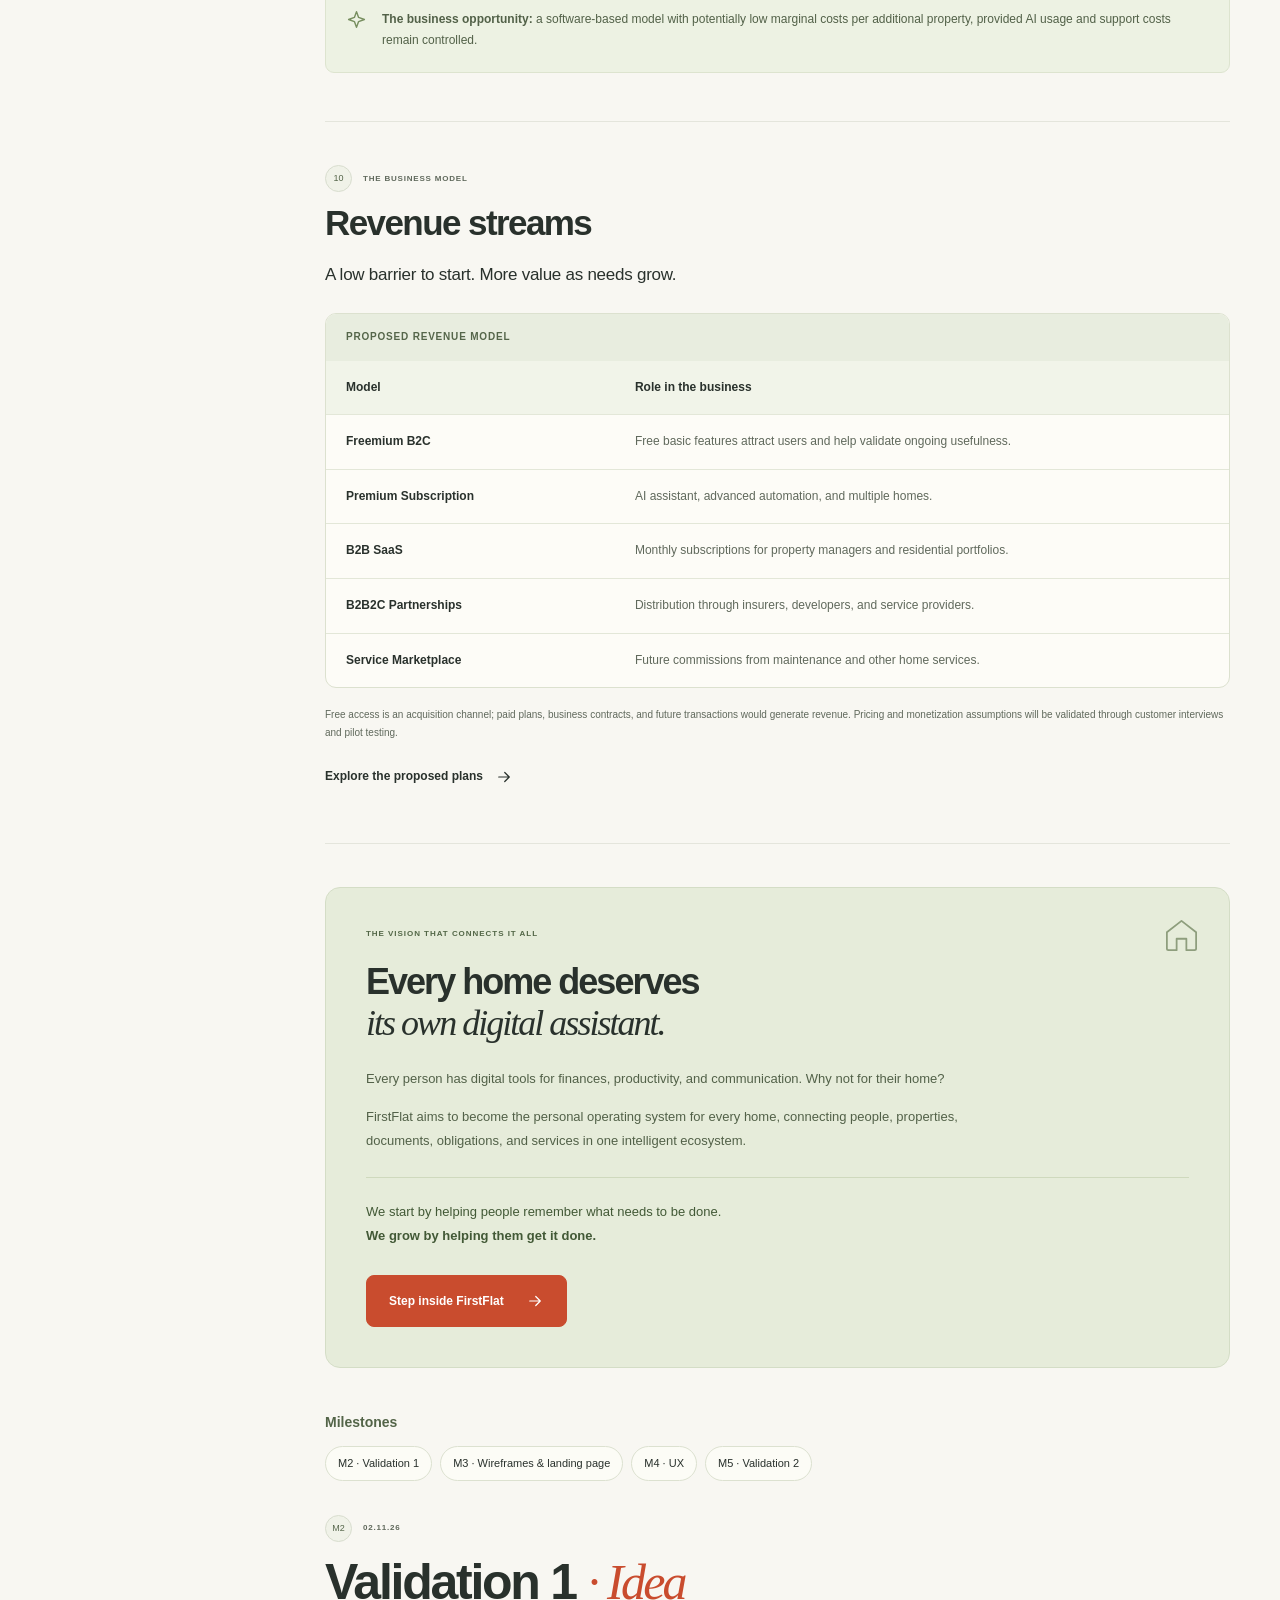
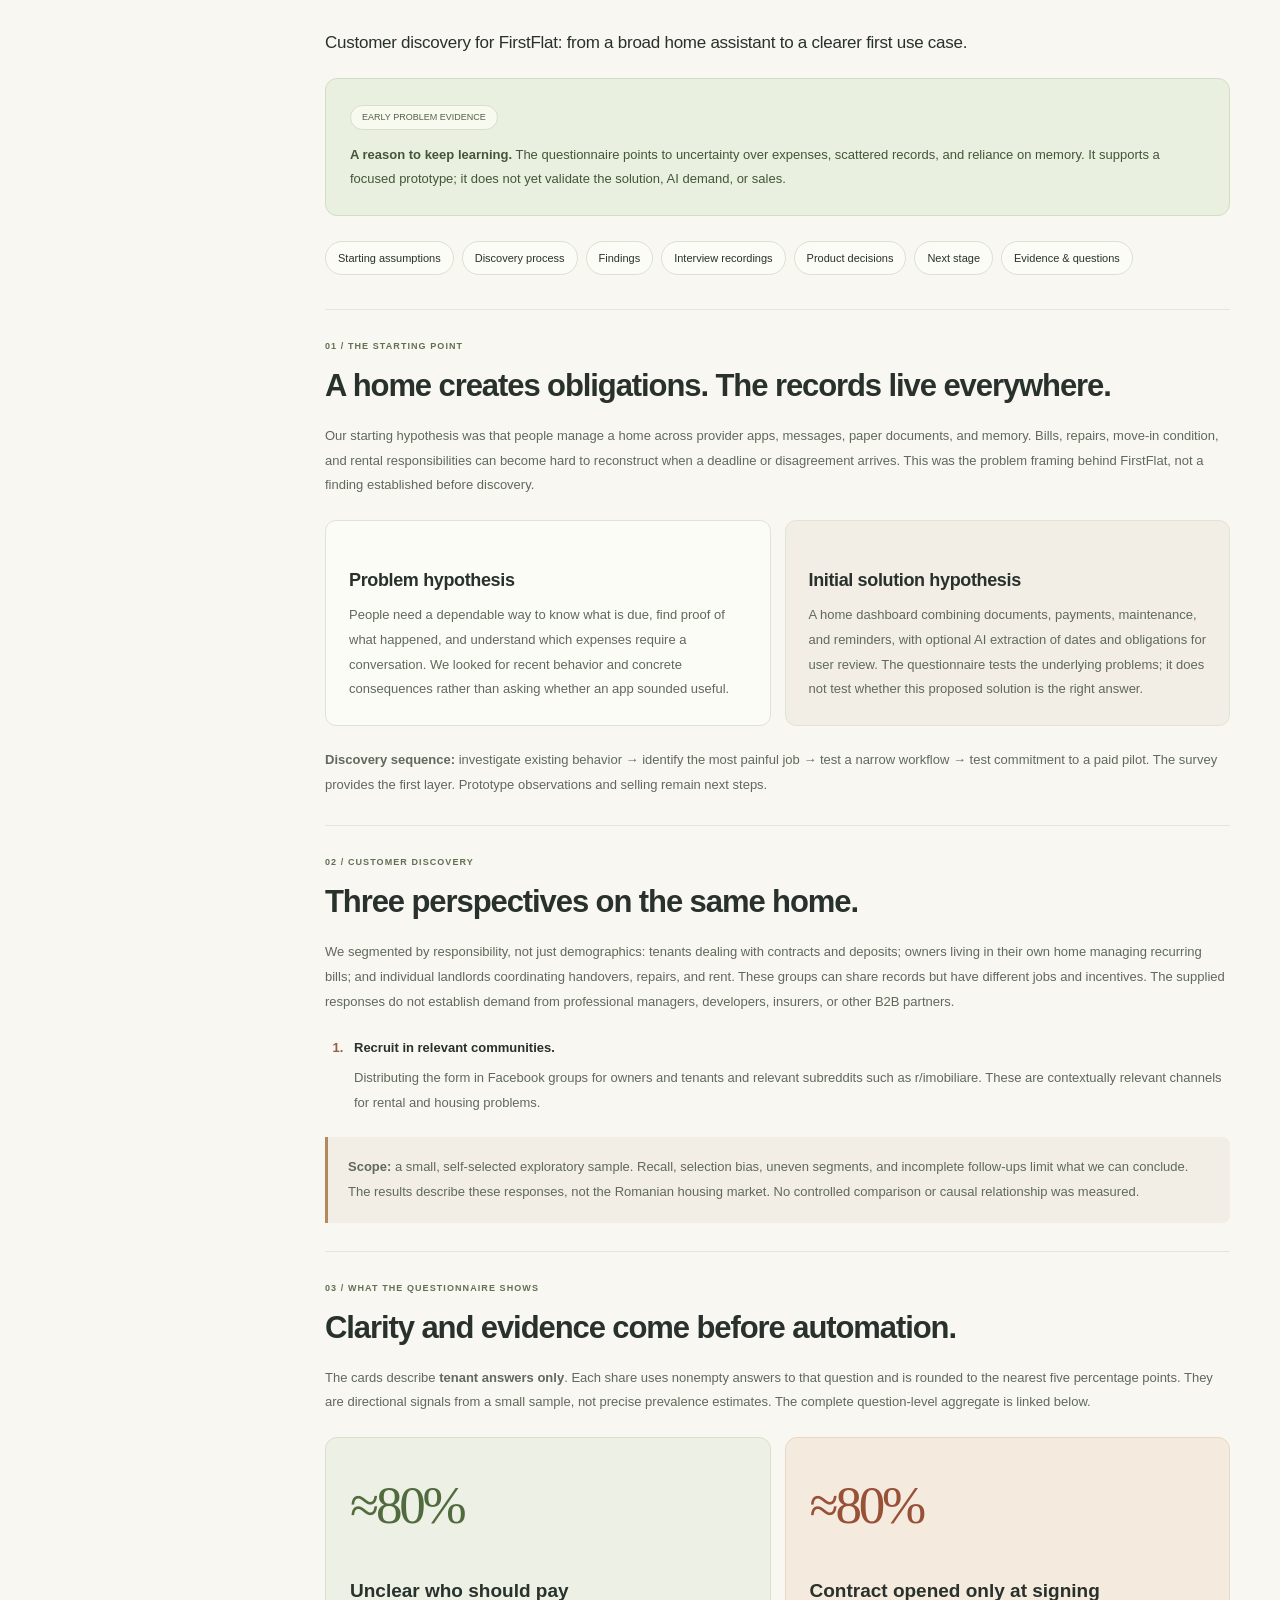
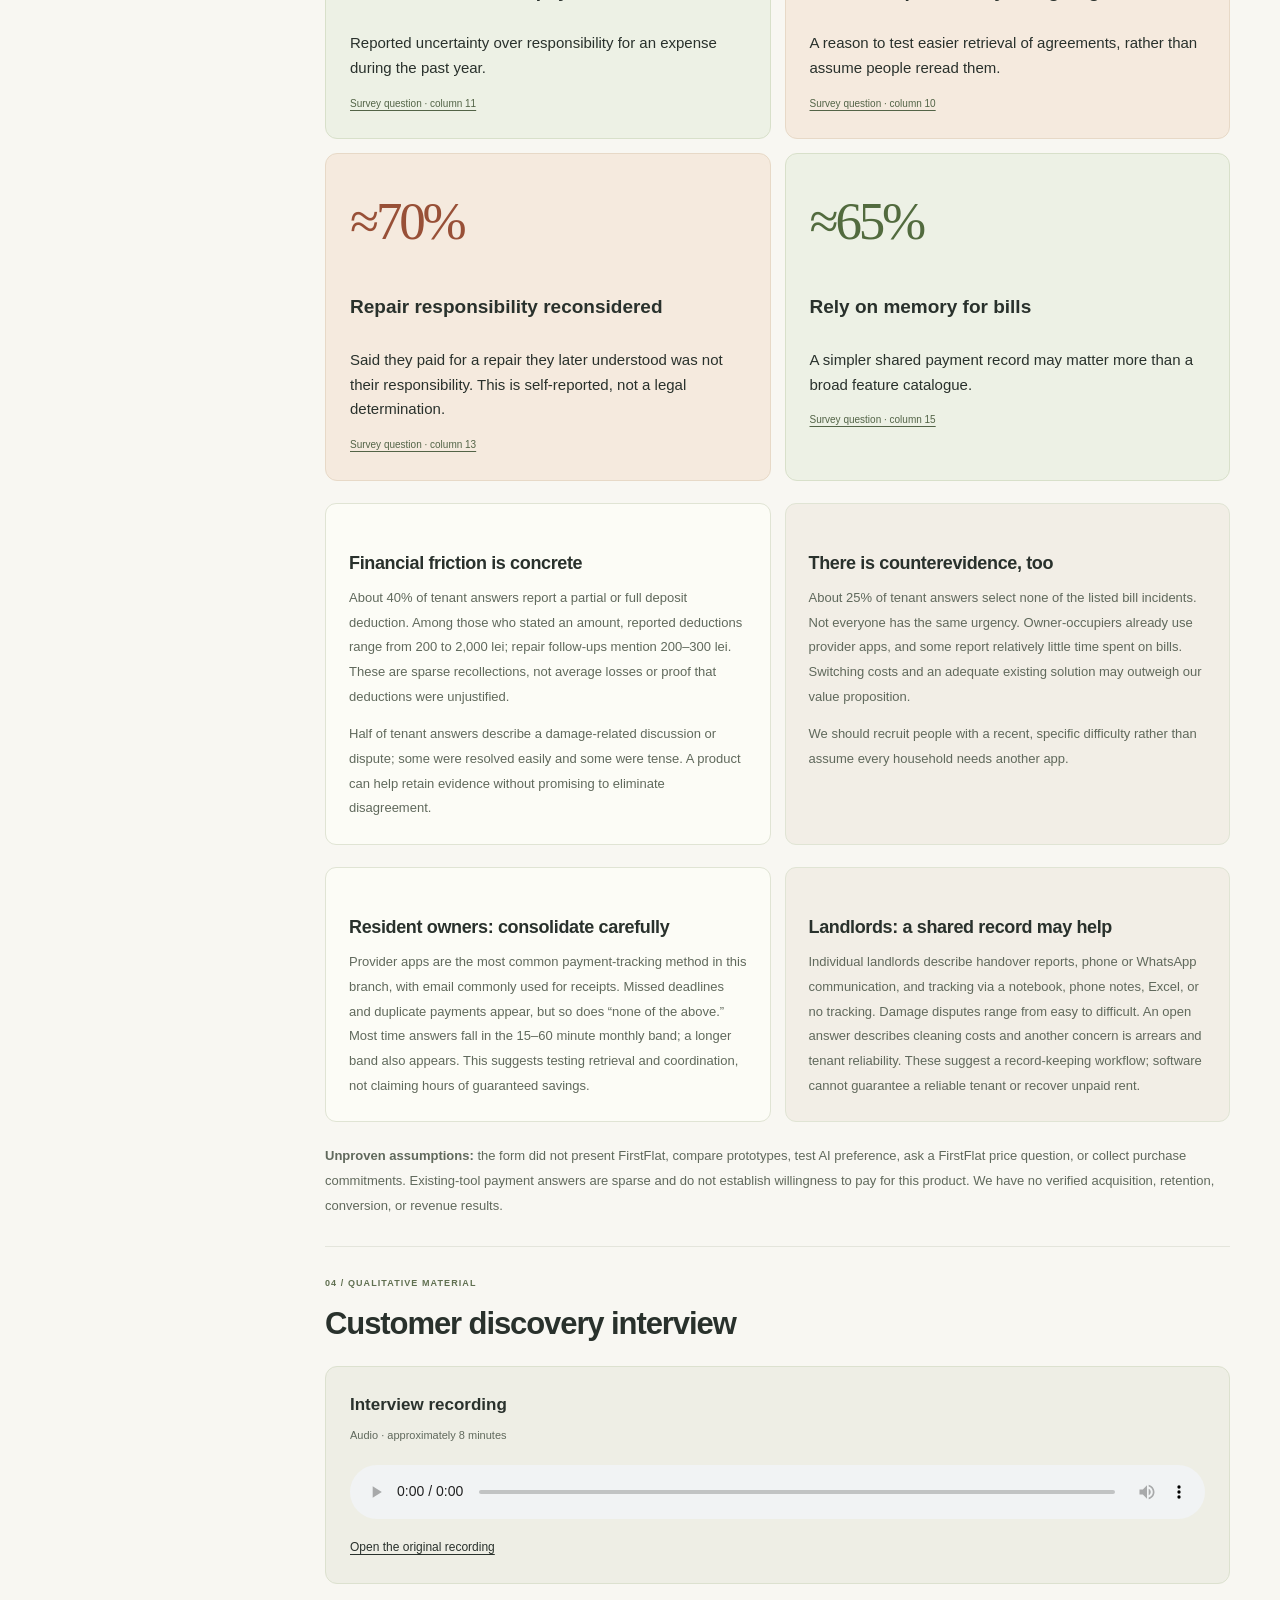
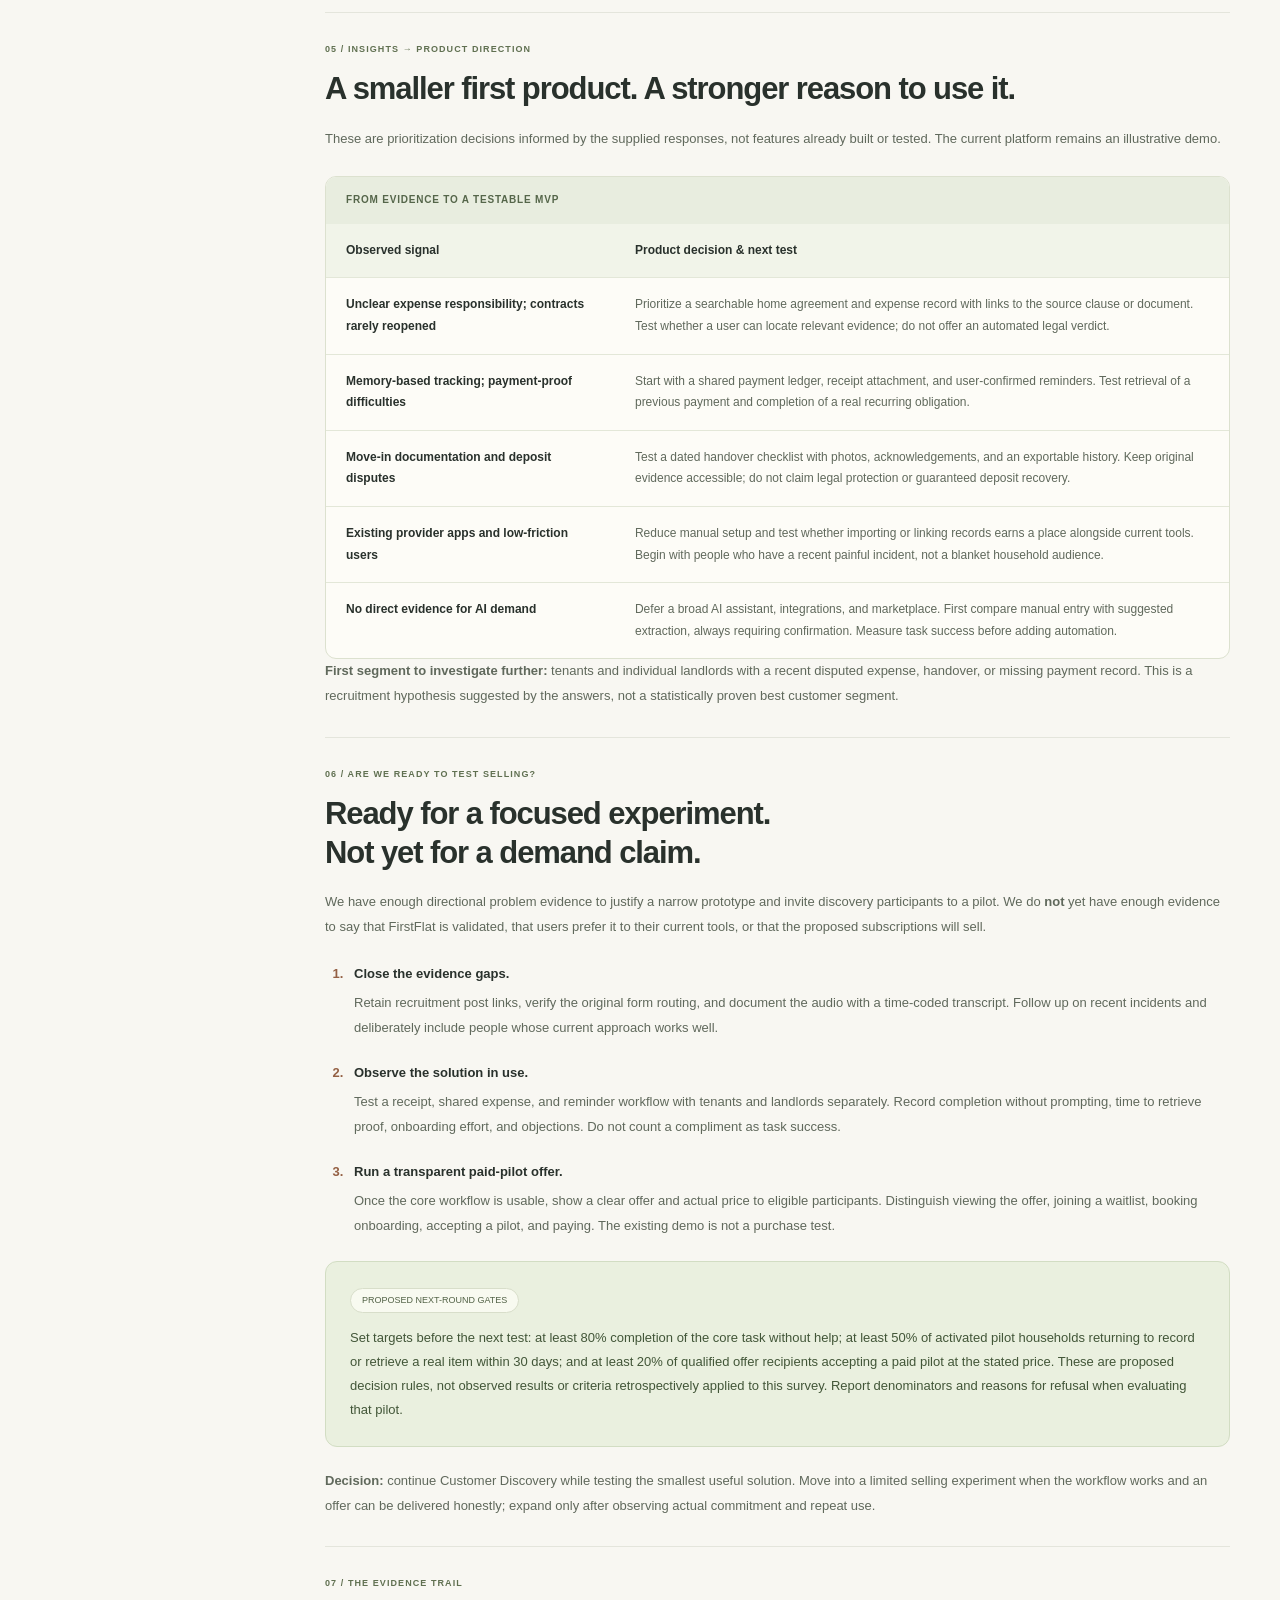
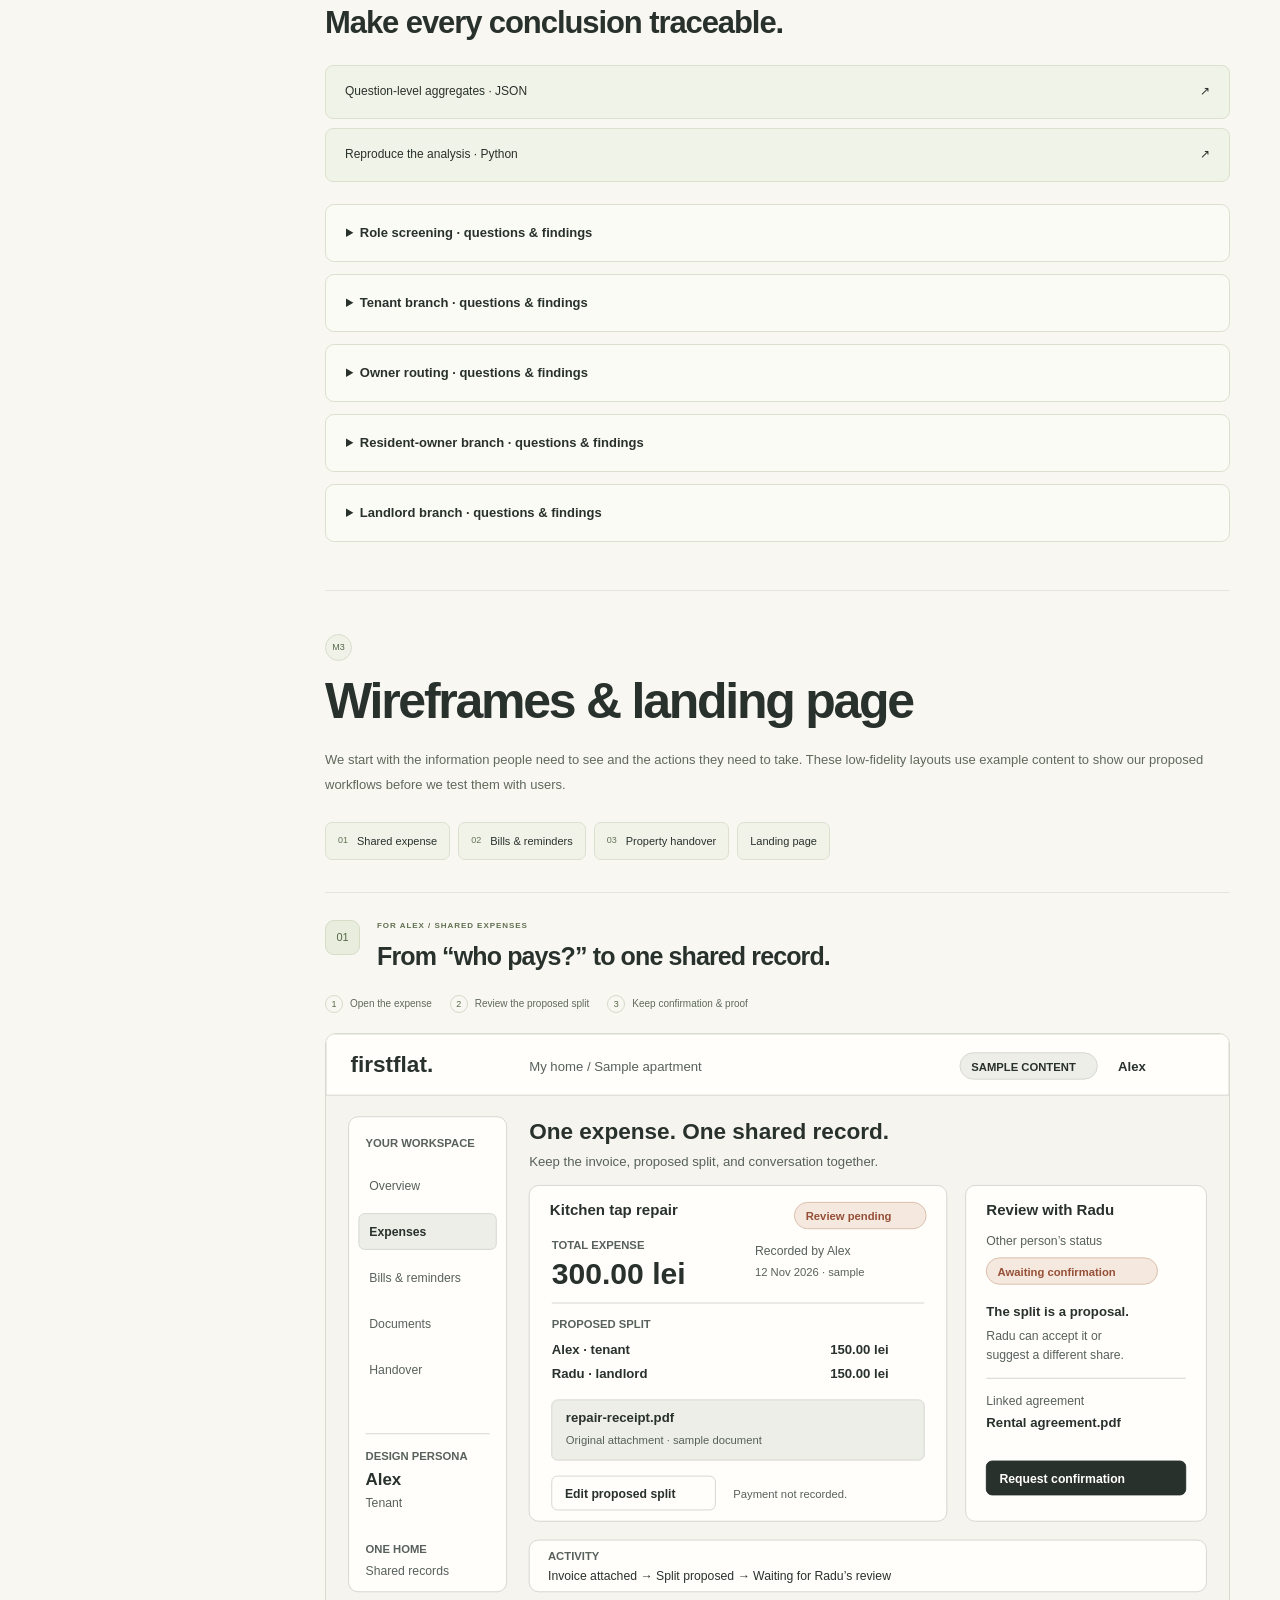
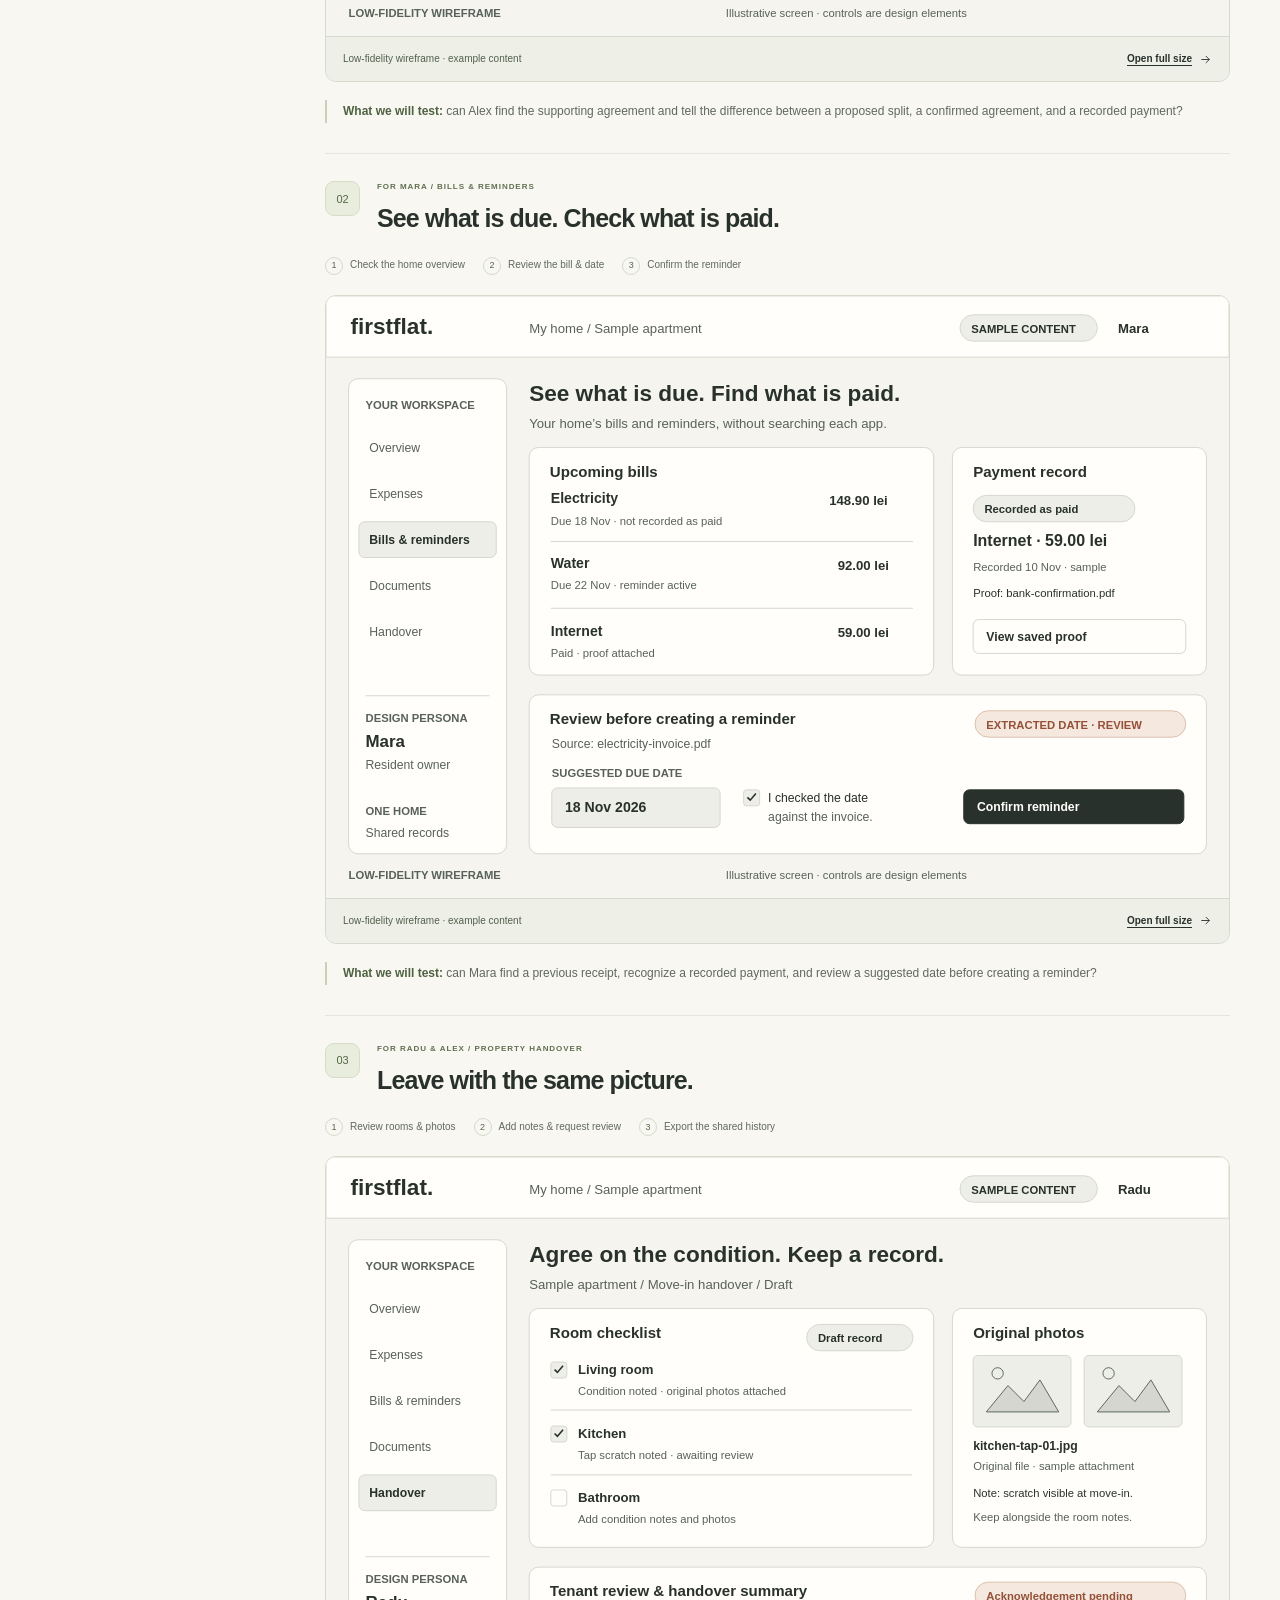
<file: fiki.html>
<!DOCTYPE html>
<html lang="en">
  <head>
    <meta charset="UTF-8" />
    <meta name="viewport" content="width=device-width, initial-scale=1.0" />
    <meta name="theme-color" content="#f8f7f2" />
    <meta name="description" content="FirstFlat project description and milestones covering customer discovery, wireframes, UX research, and lead generation." />
    <link rel="icon" href="data:image/svg+xml,%3Csvg xmlns='http://www.w3.org/2000/svg' viewBox='0 0 32 32'%3E%3Crect width='32' height='32' rx='8' fill='%23c94c2e'/%3E%3Cpath d='M7 14 16 7l9 7v12h-7v-8h-4v8H7Z' fill='none' stroke='%23fffaf3' stroke-width='2' stroke-linejoin='round'/%3E%3C/svg%3E" />
    <title>FirstFlat — FIKI Project &amp; Milestones</title>
    <link rel="stylesheet" href="styles.css" />
    <link rel="stylesheet" href="fiki.css" />
    <script src="fiki.js" defer></script>
  </head>
  <body class="fiki-page">
    <svg class="icon-library" aria-hidden="true" xmlns="http://www.w3.org/2000/svg"><defs>
      <symbol id="i-home" viewBox="0 0 24 24"><path d="m3 10 9-7 9 7v10a1 1 0 0 1-1 1h-5v-7H9v7H4a1 1 0 0 1-1-1Z"/></symbol>
      <symbol id="i-arrow" viewBox="0 0 24 24"><path d="M5 12h14m-6-6 6 6-6 6"/></symbol>
      <symbol id="i-doc" viewBox="0 0 24 24"><path d="M14 3H6a2 2 0 0 0-2 2v14a2 2 0 0 0 2 2h12a2 2 0 0 0 2-2V9Zm0 0v6h6M8 13h8m-8 4h5"/></symbol>
      <symbol id="i-spark" viewBox="0 0 24 24"><path d="m12 3 2.4 6.6L21 12l-6.6 2.4L12 21l-2.4-6.6L3 12l6.6-2.4Z"/></symbol>
      <symbol id="i-check" viewBox="0 0 24 24"><path d="m5 12 4 4L19 6"/></symbol>
      <symbol id="i-print" viewBox="0 0 24 24"><path d="M7 8V3h10v5M7 17H4V9h16v8h-3M7 14h10v7H7Zm10-3h.01"/></symbol>
      <symbol id="i-mail" viewBox="0 0 24 24"><rect x="3" y="5" width="18" height="14" rx="2"/><path d="m3 6 9 7 9-7"/></symbol>
      <symbol id="i-calendar" viewBox="0 0 24 24"><rect x="3" y="5" width="18" height="16" rx="3"/><path d="M7 3v4m10-4v4M3 11h18m-13 5h2m4 0h2"/></symbol>
      <symbol id="i-bill" viewBox="0 0 24 24"><path d="M6 3h12v18l-3-2-3 2-3-2-3 2Zm3 5h6m-6 4h6"/></symbol>
      <symbol id="i-tool" viewBox="0 0 24 24"><path d="M14 6a5 5 0 0 0-6 6L3 17a3 3 0 0 0 4 4l5-5a5 5 0 0 0 6-6l-3 3-4-4 3-3Z"/></symbol>
      <symbol id="i-people" viewBox="0 0 24 24"><circle cx="9" cy="8" r="3"/><path d="M3 21v-3a6 6 0 0 1 12 0v3m1-16a3 3 0 0 1 0 6m3 10v-3a6 6 0 0 0-2-4"/></symbol>
    </defs></svg>
    <a href="#main" class="skip-link">Skip to project content</a>
    <header class="site-header">
      <nav class="nav container" aria-label="Main navigation">
        <a class="brand" href="index.html" aria-label="FirstFlat home"><span class="brand-mark"><svg aria-hidden="true"><use href="#i-home"/></svg></span>firstflat<span class="brand-dot">.</span></a>
        <button class="menu-toggle" id="menu-toggle" type="button" aria-controls="nav-links" aria-expanded="false" aria-label="Toggle navigation"><span></span><span></span></button>
        <div class="nav-links" id="nav-links">
          <a href="index.html">The platform</a><a href="fiki.html" aria-current="page">FIKI project</a><a href="#milestones">Milestones</a><a href="#team">The team</a>
          <a class="button button-small" href="https://firstflat.netlify.app/">Visit the landing page <svg class="icon" aria-hidden="true"><use href="#i-arrow"/></svg></a>
        </div>
      </nav>
      <div class="fiki-reading-track" aria-hidden="true"><span id="reading-progress"></span></div>
    </header>

    <main id="main">
      <section class="fiki-hero container" aria-labelledby="fiki-title">
        <div class="fiki-hero-copy"><p class="eyebrow"><span class="live-dot"></span> FIKI / PROJECT DESCRIPTION</p><h1 id="fiki-title">A thoughtful plan.<br /><span class="serif accent">A lighter home.</span></h1><p class="fiki-hero-lead"><strong>FirstFlat — Your Home, On Autopilot.</strong><br />An AI-powered platform designed to make home management effortless.</p><div class="fiki-hero-actions"><a class="button" href="https://firstflat.netlify.app/">Visit the landing page <svg class="icon" aria-hidden="true"><use href="#i-arrow"/></svg></a><button type="button" class="text-link" data-print-brief><svg class="icon" aria-hidden="true"><use href="#i-print"/></svg> Print / Save PDF</button><a class="text-link" href="#milestones">Browse milestones <svg class="icon" aria-hidden="true"><use href="#i-arrow"/></svg></a></div></div>
        <div class="fiki-passport" aria-label="FirstFlat project at a glance"><div class="passport-top"><svg class="icon" aria-hidden="true"><use href="#i-home"/></svg><span>THE DIGITAL HOME PASSPORT</span><span class="passport-mark">FF / 01</span></div><div class="passport-home" aria-hidden="true"><svg viewBox="0 0 280 170" xmlns="http://www.w3.org/2000/svg"><path d="M30 140h220" stroke="#b4bf9f"/><path d="M82 85 140 36l58 49v65H82Z" fill="#fcf8ed" stroke="#b6bea4" stroke-width="1.5"/><path d="m71 87 69-59 69 59" fill="none" stroke="#b75d40" stroke-width="12" stroke-linecap="round" stroke-linejoin="round"/><path d="M132 114h22v36h-22Z" fill="#bd916a"/><path d="M98 93h20v22H98Zm65 0h20v22h-20Z" fill="#9bb0a0" stroke="#dce4cc" stroke-width="3"/><path d="M60 127v23m160-23v23" stroke="#7c8e6e" stroke-width="3"/><ellipse cx="60" cy="115" rx="14" ry="20" fill="#8f9f79"/><ellipse cx="220" cy="115" rx="14" ry="20" fill="#8f9f79"/><circle cx="218" cy="35" r="13" fill="#f3e7b8"/></svg></div><h2>A home has a story.<br /><span class="serif">Let’s keep it together.</span></h2><div class="passport-tags"><span><svg class="icon" aria-hidden="true"><use href="#i-check"/></svg> Documents</span><span><svg class="icon" aria-hidden="true"><use href="#i-check"/></svg> Deadlines</span><span><svg class="icon" aria-hidden="true"><use href="#i-check"/></svg> Everyday life</span></div><div class="passport-bottom"><span>PEOPLE + PROPERTY + PEACE OF MIND</span><span class="passport-barcode" aria-hidden="true"></span></div></div>
      </section>

      <div class="fiki-intro-strip"><div class="container"><span>THE FIRSTFLAT BLUEPRINT</span><p>Connecting people, properties, documents, obligations, and services.</p><a href="https://firstflat.netlify.app/" class="text-link">Visit the landing page <svg class="icon" aria-hidden="true"><use href="#i-arrow"/></svg></a></div></div>

      <div class="fiki-layout container">
        <aside class="fiki-sidebar"><nav aria-label="FIKI contents"><h2 class="eyebrow">Project description</h2><ol class="fiki-toc">
          <li><a href="#project-title" aria-current="location"><span>01</span> Project title</a></li>
          <li><a href="#team"><span>02</span> Team &amp; roles</a></li>
          <li><a href="#problem"><span>03</span> The problem</a></li>
          <li><a href="#solution"><span>04</span> Our solution</a></li>
          <li><a href="#customers"><span>05</span> Customer segments</a></li>
          <li><a href="#competition"><span>06</span> Competition</a></li>
          <li><a href="#advantage"><span>07</span> Our advantage</a></li>
          <li><a href="#metrics"><span>08</span> Key metrics</a></li>
          <li><a href="#costs"><span>09</span> Cost structure</a></li>
          <li><a href="#revenue"><span>10</span> Revenue streams</a></li>
        </ol>
        <h2 class="eyebrow">Milestones</h2>
        <ol class="fiki-toc">
          <li><a href="#validation-m2"><span>M2</span> Validation 1</a></li>
          <li><a href="#wireframes"><span>M3</span> Wireframes &amp; landing page</a></li>
          <li><a href="#ux-m4"><span>M4</span> UX</a></li>
          <li><a href="#validation-m5"><span>M5</span> Validation 2</a></li>
        </ol></nav></aside>

        <div class="fiki-content">
          <section class="brief-section" id="project-title" data-brief-section aria-labelledby="title-heading"><div class="brief-section-label"><span>01</span><p>THE IDEA</p></div><h2 id="title-heading">Project title</h2><div class="brief-title-card"><span class="eyebrow">FIRSTFLAT</span><h3>The Smart Home<br /><span class="serif">Management Platform.</span></h3><p>A digital assistant that helps people manage everything related to their home, from bills and documents to maintenance, insurance, and property obligations.</p><span class="brief-chip">Your Home, On Autopilot.</span></div></section>

          <section class="brief-section" id="team" data-brief-section aria-labelledby="team-heading"><div class="brief-section-label"><span>02</span><p>THE PEOPLE</p></div><h2 id="team-heading">Team &amp; roles</h2><p class="brief-lead">Three developers. One shared ambition: make everyday home management feel simpler.</p><p>Daniel, Stefania, and Delia are all <strong>Full-Stack Developers</strong>, collaborating on the platform’s frontend, backend, APIs, databases, and integrations.</p><div class="brief-team-grid">
            <article class="brief-person"><div class="brief-portrait"><img src="assets/team/Daniel_Birsan.png" alt="profile icon for Daniel" width="480" height="560" loading="lazy" /></div><div class="brief-person-info"><h3>Birsan Gheorghe-Daniel</h3><p class="brief-role">Full-Stack Developer</p><p class="brief-email"><svg class="icon" aria-hidden="true"><use href="#i-mail"/></svg><a href="mailto:birsan.daniel18@gmail.com">birsan.daniel18@gmail.com</a></p></div></article>
            <article class="brief-person"><div class="brief-portrait"><img src="assets/team/Stefania_Tudor.png" alt="profile icon for Stefania" width="480" height="560" loading="lazy" /></div><div class="brief-person-info"><h3>Tudor Stefania</h3><p class="brief-role">Full-Stack Developer</p><p class="brief-email"><svg class="icon" aria-hidden="true"><use href="#i-mail"/></svg><a href="mailto:stefania.tudor10@gmail.com">stefania.tudor10@gmail.com</a></p></div></article>
            <article class="brief-person"><div class="brief-portrait"><img src="assets/team/Delia_Tudor.png" alt="profile icon for Delia" width="480" height="560" loading="lazy" /></div><div class="brief-person-info"><h3>Tudor Delia</h3><p class="brief-role">Full-Stack Developer</p><p class="brief-email"><svg class="icon" aria-hidden="true"><use href="#i-mail"/></svg><a href="mailto:deliatudor62@gmail.com">deliatudor62@gmail.com</a></p></div></article>
          </div><p class="brief-note">Anonymous profile icons and a shared placeholder email are used for this project presentation.</p></section>

          <section class="brief-section" id="problem" data-brief-section aria-labelledby="problem-heading"><div class="brief-section-label"><span>03</span><p>THE EVERYDAY FRICTION</p></div><h2 id="problem-heading">The problem</h2><p class="brief-lead">One home. Too many things to remember.</p><p>Managing a home means juggling utility bills, meter readings, property taxes, insurance renewals, technical inspections, maintenance, and important documents.</p><div class="problem-cloud" aria-label="Disconnected home management tasks"><span><svg class="icon" aria-hidden="true"><use href="#i-bill"/></svg> Bills in your inbox</span><span><svg class="icon" aria-hidden="true"><use href="#i-doc"/></svg> Documents in a drawer</span><span><svg class="icon" aria-hidden="true"><use href="#i-calendar"/></svg> Dates in your head</span><span><svg class="icon" aria-hidden="true"><use href="#i-tool"/></svg> Maintenance on a sticky note</span></div><blockquote class="brief-quote">The problem isn’t a lack of apps. It’s that managing a single home requires too many disconnected tools and too much manual effort.</blockquote></section>

          <section class="brief-section" id="solution" data-brief-section aria-labelledby="solution-heading"><div class="brief-section-label"><span>04</span><p>THE VALUE PROPOSITION</p></div><h2 id="solution-heading">Our solution</h2><p class="brief-lead">Everything related to your home. Finally connected.</p><p>FirstFlat aims to centralize home management in one intelligent platform, turning scattered information into clear next steps.</p><div class="brief-solution-grid">
            <article><span class="feature-icon sage"><svg class="icon" aria-hidden="true"><use href="#i-calendar"/></svg></span><h3>Smart Reminders</h3><p>Bills, taxes, meter readings, inspections, and insurance renewals in one personalized calendar.</p></article>
            <article><span class="feature-icon peach"><svg class="icon" aria-hidden="true"><use href="#i-spark"/></svg></span><h3>AI Document Assistant</h3><p>Proposed AI extraction of deadlines, obligations, and relevant details, with user confirmation.</p></article>
            <article><span class="feature-icon butter"><svg class="icon" aria-hidden="true"><use href="#i-home"/></svg></span><h3>Home Dashboard</h3><p>A clear view of expenses, maintenance, equipment, and the property’s history.</p></article>
            <article><span class="feature-icon lavender"><svg class="icon" aria-hidden="true"><use href="#i-doc"/></svg></span><h3>Digital Home Passport</h3><p>A lasting, organized digital record of the property and its important documents.</p></article>
          </div><div class="brief-future"><span class="brief-chip">FUTURE INTEGRATIONS</span><p>Automated workflows with utility providers, insurers, and maintenance services are part of the long-term vision.</p></div><p class="brief-takeaway">We don’t just want to store information.<br /><strong>We want to help users turn it into action.</strong></p></section>

          <section class="brief-section" id="customers" data-brief-section aria-labelledby="customers-heading"><div class="brief-section-label"><span>05</span><p>WHO WE’RE BUILDING FOR</p></div><h2 id="customers-heading">Customer segments</h2><p class="brief-lead">For the person living in a home. And the businesses supporting it.</p><div class="brief-segments">
            <article><span class="segment-label">B2C</span><div><h3>Individuals &amp; families</h3><p>Homeowners, tenants, families, and individuals managing multiple properties.</p></div><svg class="icon" aria-hidden="true"><use href="#i-home"/></svg></article>
            <article><span class="segment-label">B2B</span><div><h3>Property businesses</h3><p>Landlords, property managers, real estate companies, and residential developers.</p></div><svg class="icon" aria-hidden="true"><use href="#i-people"/></svg></article>
            <article><span class="segment-label">B2B2C</span><div><h3>Distribution partners</h3><p>Insurers, utility providers, and developers offering FirstFlat to their customers.</p></div><svg class="icon" aria-hidden="true"><use href="#i-spark"/></svg></article>
          </div></section>

          <section class="brief-section" id="competition" data-brief-section aria-labelledby="competition-heading"><div class="brief-section-label"><span>06</span><p>THE EXISTING LANDSCAPE</p></div><h2 id="competition-heading">Competition</h2><p>Existing solutions address parts of home and property management, creating an opportunity to explore a more unified, consumer-friendly experience.</p><div class="brief-competition-grid"><article><p class="eyebrow">DIRECT COMPETITORS</p><h3>Property management platforms</h3><div class="competitor-links"><a href="https://rentzz.app/functionaliti/" target="_blank" rel="noopener noreferrer">Rentzz <svg class="icon diagonal-arrow" aria-hidden="true"><use href="#i-arrow"/></svg></a><a href="https://www.tenantcloud.com/" target="_blank" rel="noopener noreferrer">TenantCloud <svg class="icon diagonal-arrow" aria-hidden="true"><use href="#i-arrow"/></svg></a><a href="https://www.buildium.com/" target="_blank" rel="noopener noreferrer">Buildium <svg class="icon diagonal-arrow" aria-hidden="true"><use href="#i-arrow"/></svg></a></div><p>Established tools in the rental and property management space.</p></article><article><p class="eyebrow">INDIRECT COMPETITORS</p><h3>The everyday workaround</h3><ul class="brief-list"><li>Google Calendar and Excel</li><li>Banking and utility provider apps</li><li>Document storage platforms</li></ul><p>Useful individually; often managed separately.</p></article></div><p class="brief-note">Bills, meters, insurance, inspections, and notifications already exist in competing products. Our opportunity must be validated through the overall experience.</p></section>

          <section class="brief-section" id="advantage" data-brief-section aria-labelledby="advantage-heading"><div class="brief-section-label"><span>07</span><p>OUR PROPOSED DIFFERENTIATION</p></div><h2 id="advantage-heading">Competitive advantage</h2><blockquote class="brief-quote brief-quote-green">From property management software to a personal operating system for every home.</blockquote><ul class="brief-advantages"><li><span>01</span><div><h3>Built for everyday homeowners</h3><p>A home-first experience for owners and tenants, alongside professional property management.</p></div></li><li><span>02</span><div><h3>Less manual setup</h3><p>AI-assisted onboarding that aims to reduce repetitive data entry.</p></div></li><li><span>03</span><div><h3>Information that prompts action</h3><p>Proactive reminders and proposed task creation from confirmed document details.</p></div></li><li><span>04</span><div><h3>One connected ecosystem</h3><p>A shared platform for individuals and businesses, with potential integrations and service partnerships.</p></div></li></ul><p class="brief-takeaway">The proposed advantage is the combination of <strong>accessibility, automation, and complete home lifecycle management</strong>, rather than any single feature.</p></section>

          <section class="brief-section" id="metrics" data-brief-section aria-labelledby="metrics-heading"><div class="brief-section-label"><span>08</span><p>HOW WE’LL LEARN</p></div><h2 id="metrics-heading">Key metrics</h2><p class="brief-lead">Measure real usefulness. Then sustainable growth.</p><div class="brief-metrics-grid"><article><span>01 / ADOPTION</span><h3>Monthly Active Homes</h3><p>Properties actively managed through FirstFlat each month.</p></article><article><span>02 / LONG-TERM VALUE</span><h3>User Retention</h3><p>Users who return over time, including after 90 days.</p></article><article><span>03 / REAL ACTION</span><h3>Task Completion Rate</h3><p>The share of reminders that result in completed actions.</p></article><article><span>04 / MONETIZATION</span><h3>Free-to-Paid Conversion</h3><p>The percentage of free users upgrading to premium.</p></article><article><span>05 / RECURRING GROWTH</span><h3>MRR</h3><p>Monthly Recurring Revenue from paid subscriptions.</p></article><article><span>06 / UNIT ECONOMICS</span><h3>CAC vs. LTV</h3><p>Customer acquisition cost compared with lifetime value.</p></article></div><p class="brief-note">These are planned measurements, not reported results. Interviews and pilots will help define targets and test retention.</p></section>

          <section class="brief-section" id="costs" data-brief-section aria-labelledby="costs-heading"><div class="brief-section-label"><span>09</span><p>WHAT IT TAKES TO BUILD</p></div><h2 id="costs-heading">Cost structure</h2><p>Building a dependable home assistant means investing in the product, the infrastructure, and the people using it.</p><ul class="brief-costs"><li><span>01</span><div><h3>Product &amp; engineering</h3><p>Software development and AI integration.</p></div></li><li><span>02</span><div><h3>Infrastructure &amp; storage</h3><p>Cloud hosting, databases, and document storage.</p></div></li><li><span>03</span><div><h3>AI &amp; third-party services</h3><p>AI processing and external APIs.</p></div></li><li><span>04</span><div><h3>Distribution &amp; growth</h3><p>Marketing and customer acquisition.</p></div></li><li><span>05</span><div><h3>Trust &amp; support</h3><p>Security, compliance, and customer support.</p></div></li></ul><div class="brief-business-note"><svg class="icon" aria-hidden="true"><use href="#i-spark"/></svg><p><strong>The business opportunity:</strong> a software-based model with potentially low marginal costs per additional property, provided AI usage and support costs remain controlled.</p></div></section>

          <section class="brief-section" id="revenue" data-brief-section aria-labelledby="revenue-heading"><div class="brief-section-label"><span>10</span><p>THE BUSINESS MODEL</p></div><h2 id="revenue-heading">Revenue streams</h2><p class="brief-lead">A low barrier to start. More value as needs grow.</p><div class="brief-table-wrap" role="region" aria-labelledby="revenue-table-caption" tabindex="0"><table class="brief-revenue-table"><caption id="revenue-table-caption">Proposed revenue model</caption><thead><tr><th scope="col">Model</th><th scope="col">Role in the business</th></tr></thead><tbody><tr><th scope="row">Freemium B2C</th><td>Free basic features attract users and help validate ongoing usefulness.</td></tr><tr><th scope="row">Premium Subscription</th><td>AI assistant, advanced automation, and multiple homes.</td></tr><tr><th scope="row">B2B SaaS</th><td>Monthly subscriptions for property managers and residential portfolios.</td></tr><tr><th scope="row">B2B2C Partnerships</th><td>Distribution through insurers, developers, and service providers.</td></tr><tr><th scope="row">Service Marketplace</th><td>Future commissions from maintenance and other home services.</td></tr></tbody></table></div><p class="brief-note">Free access is an acquisition channel; paid plans, business contracts, and future transactions would generate revenue. Pricing and monetization assumptions will be validated through customer interviews and pilot testing.</p><a class="text-link" href="index.html#pricing">Explore the proposed plans <svg class="icon" aria-hidden="true"><use href="#i-arrow"/></svg></a></section>

          <section class="brief-vision" id="vision" aria-labelledby="vision-heading"><p class="eyebrow">THE VISION THAT CONNECTS IT ALL</p><svg class="vision-symbol" aria-hidden="true"><use href="#i-home"/></svg><h2 id="vision-heading">Every home deserves<br /><span class="serif">its own digital assistant.</span></h2><p>Every person has digital tools for finances, productivity, and communication. Why not for their home?</p><p>FirstFlat aims to become the personal operating system for every home, connecting people, properties, documents, obligations, and services in one intelligent ecosystem.</p><div class="vision-statement"><p>We start by helping people remember what needs to be done.</p><strong>We grow by helping them get it done.</strong></div><a class="button" href="index.html#demo">Step inside FirstFlat <svg class="icon" aria-hidden="true"><use href="#i-arrow"/></svg></a></section>

          <p class="fiki-part-heading" id="milestones">Milestones</p>
          <nav class="milestone-jump-links" aria-labelledby="milestones">
            <a href="#validation-m2">M2 · Validation 1</a>
            <a href="#wireframes">M3 · Wireframes &amp; landing page</a>
            <a href="#ux-m4">M4 · UX</a>
            <a href="#validation-m5">M5 · Validation 2</a>
          </nav>

          <section class="brief-section milestone-section" id="validation-m2" data-brief-section aria-labelledby="m2-heading">
            <div class="brief-section-label"><span>M2</span><p><time datetime="2026-11-02">02.11.26</time></p></div>
            <h2 id="m2-heading">Validation 1 <span class="serif accent">· Idea</span></h2>
            <p class="brief-lead">Customer discovery for FirstFlat: from a broad home assistant to a clearer first use case.</p>
            <div class="m2-verdict"><span class="brief-chip">EARLY PROBLEM EVIDENCE</span><p><strong>A reason to keep learning.</strong> The questionnaire points to uncertainty over expenses, scattered records, and reliance on memory. It supports a focused prototype; it does not yet validate the solution, AI demand, or sales.</p></div>
            <nav class="milestone-jump-links" aria-label="M2 milestone contents"><a href="#m2-origin">Starting assumptions</a><a href="#m2-method">Discovery process</a><a href="#m2-findings">Findings</a><a href="#m2-interviews">Interview recordings</a><a href="#m2-decisions">Product decisions</a><a href="#m2-next">Next stage</a><a href="#m2-evidence">Evidence &amp; questions</a></nav>

            <section class="milestone-block" id="m2-origin" aria-labelledby="m2-origin-heading">
              <p class="eyebrow">01 / THE STARTING POINT</p><h3 id="m2-origin-heading">A home creates obligations. The records live everywhere.</h3>
              <p>Our starting hypothesis was that people manage a home across provider apps, messages, paper documents, and memory. Bills, repairs, move-in condition, and rental responsibilities can become hard to reconstruct when a deadline or disagreement arrives. This was the problem framing behind FirstFlat, not a finding established before discovery.</p>
              <div class="m2-two-up"><article><h4>Problem hypothesis</h4><p>People need a dependable way to know what is due, find proof of what happened, and understand which expenses require a conversation. We looked for recent behavior and concrete consequences rather than asking whether an app sounded useful.</p></article><article><h4>Initial solution hypothesis</h4><p>A home dashboard combining documents, payments, maintenance, and reminders, with optional AI extraction of dates and obligations for user review. The questionnaire tests the underlying problems; it does not test whether this proposed solution is the right answer.</p></article></div>
              <p><strong>Discovery sequence:</strong> investigate existing behavior → identify the most painful job → test a narrow workflow → test commitment to a paid pilot. The survey provides the first layer. Prototype observations and selling remain next steps.</p>
            </section>

            <section class="milestone-block" id="m2-method" aria-labelledby="m2-method-heading">
              <p class="eyebrow">02 / CUSTOMER DISCOVERY</p><h3 id="m2-method-heading">Three perspectives on the same home.</h3>
              <p>We segmented by responsibility, not just demographics: tenants dealing with contracts and deposits; owners living in their own home managing recurring bills; and individual landlords coordinating handovers, repairs, and rent. These groups can share records but have different jobs and incentives. The supplied responses do not establish demand from professional managers, developers, insurers, or other B2B partners.</p>
              <ol class="m2-process">
                <li><strong>Recruit in relevant communities.</strong><p>Distributing the form in Facebook groups for owners and tenants and relevant subreddits such as r/imobiliare. These are contextually relevant channels for rental and housing problems.</p></li>
              </ol>
              <p class="m2-caveat"><strong>Scope:</strong> a small, self-selected exploratory sample. Recall, selection bias, uneven segments, and incomplete follow-ups limit what we can conclude. The results describe these responses, not the Romanian housing market. No controlled comparison or causal relationship was measured.</p>
            </section>

            <section class="milestone-block" id="m2-findings" aria-labelledby="m2-findings-heading">
              <p class="eyebrow">03 / WHAT THE QUESTIONNAIRE SHOWS</p><h3 id="m2-findings-heading">Clarity and evidence come before automation.</h3>
              <p id="m2-stat-method">The cards describe <strong>tenant answers only</strong>. Each share uses nonempty answers to that question and is rounded to the nearest five percentage points. They are directional signals from a small sample, not precise prevalence estimates. The complete question-level aggregate is linked below.</p>
              <div class="m2-stats" aria-describedby="m2-stat-method">
                <article class="m2-stat" data-metric="unclear_cost_responsibility"><span class="m2-stat-value">≈80%</span><h4>Unclear who should pay</h4><p>Reported uncertainty over responsibility for an expense during the past year.</p><a href="#m2-q11">Survey question · column 11</a></article>
                <article class="m2-stat" data-metric="contract_only_at_signing"><span class="m2-stat-value">≈80%</span><h4>Contract opened only at signing</h4><p>A reason to test easier retrieval of agreements, rather than assume people reread them.</p><a href="#m2-q10">Survey question · column 10</a></article>
                <article class="m2-stat" data-metric="repair_later_reported_not_theirs"><span class="m2-stat-value">≈70%</span><h4>Repair responsibility reconsidered</h4><p>Said they paid for a repair they later understood was not their responsibility. This is self-reported, not a legal determination.</p><a href="#m2-q13">Survey question · column 13</a></article>
                <article class="m2-stat" data-metric="memory_for_bills"><span class="m2-stat-value">≈65%</span><h4>Rely on memory for bills</h4><p>A simpler shared payment record may matter more than a broad feature catalogue.</p><a href="#m2-q15">Survey question · column 15</a></article>
              </div>
              <div class="m2-two-up"><article><h4>Financial friction is concrete</h4><p>About 40% of tenant answers report a partial or full deposit deduction. Among those who stated an amount, reported deductions range from 200 to 2,000 lei; repair follow-ups mention 200–300 lei. These are sparse recollections, not average losses or proof that deductions were unjustified.</p><p>Half of tenant answers describe a damage-related discussion or dispute; some were resolved easily and some were tense. A product can help retain evidence without promising to eliminate disagreement.</p></article><article><h4>There is counterevidence, too</h4><p>About 25% of tenant answers select none of the listed bill incidents. Not everyone has the same urgency. Owner-occupiers already use provider apps, and some report relatively little time spent on bills. Switching costs and an adequate existing solution may outweigh our value proposition.</p><p>We should recruit people with a recent, specific difficulty rather than assume every household needs another app.</p></article></div>
              <div class="m2-two-up"><article><h4>Resident owners: consolidate carefully</h4><p>Provider apps are the most common payment-tracking method in this branch, with email commonly used for receipts. Missed deadlines and duplicate payments appear, but so does “none of the above.” Most time answers fall in the 15–60 minute monthly band; a longer band also appears. This suggests testing retrieval and coordination, not claiming hours of guaranteed savings.</p></article><article><h4>Landlords: a shared record may help</h4><p>Individual landlords describe handover reports, phone or WhatsApp communication, and tracking via a notebook, phone notes, Excel, or no tracking. Damage disputes range from easy to difficult. An open answer describes cleaning costs and another concern is arrears and tenant reliability. These suggest a record-keeping workflow; software cannot guarantee a reliable tenant or recover unpaid rent.</p></article></div>
              <p><strong>Unproven assumptions:</strong> the form did not present FirstFlat, compare prototypes, test AI preference, ask a FirstFlat price question, or collect purchase commitments. Existing-tool payment answers are sparse and do not establish willingness to pay for this product. We have no verified acquisition, retention, conversion, or revenue results.</p>
            </section>

            <section class="milestone-block" id="m2-interviews" aria-labelledby="m2-interviews-heading">
              <p class="eyebrow">04 / QUALITATIVE MATERIAL</p><h3 id="m2-interviews-heading">Customer discovery interview</h3>
              <figure class="m2-audio"><figcaption><strong>Interview recording</strong><span>Audio · approximately 8 minutes </span></figcaption><audio controls preload="metadata" aria-label="Customer discovery interview recording"><source src="assets/WhatsApp%20Audio%202026-11-02%20at%2001.41.51.mp4" type="audio/mp4" />Your browser does not support this audio player. Use the recording link below.</audio><a href="assets/WhatsApp%20Audio%202026-11-02%20at%2001.41.51.mp4">Open the original recording</a></figure>
            </section>

            <section class="milestone-block" id="m2-decisions" aria-labelledby="m2-decisions-heading">
              <p class="eyebrow">05 / INSIGHTS → PRODUCT DIRECTION</p><h3 id="m2-decisions-heading">A smaller first product. A stronger reason to use it.</h3>
              <p>These are prioritization decisions informed by the supplied responses, not features already built or tested. The current platform remains an illustrative demo.</p>
              <div class="brief-table-wrap" role="region" aria-label="Evidence and proposed product changes" tabindex="0"><table class="brief-revenue-table"><caption>From evidence to a testable MVP</caption><thead><tr><th scope="col">Observed signal</th><th scope="col">Product decision &amp; next test</th></tr></thead><tbody>
                <tr><th scope="row">Unclear expense responsibility; contracts rarely reopened</th><td>Prioritize a searchable home agreement and expense record with links to the source clause or document. Test whether a user can locate relevant evidence; do not offer an automated legal verdict.</td></tr>
                <tr><th scope="row">Memory-based tracking; payment-proof difficulties</th><td>Start with a shared payment ledger, receipt attachment, and user-confirmed reminders. Test retrieval of a previous payment and completion of a real recurring obligation.</td></tr>
                <tr><th scope="row">Move-in documentation and deposit disputes</th><td>Test a dated handover checklist with photos, acknowledgements, and an exportable history. Keep original evidence accessible; do not claim legal protection or guaranteed deposit recovery.</td></tr>
                <tr><th scope="row">Existing provider apps and low-friction users</th><td>Reduce manual setup and test whether importing or linking records earns a place alongside current tools. Begin with people who have a recent painful incident, not a blanket household audience.</td></tr>
                <tr><th scope="row">No direct evidence for AI demand</th><td>Defer a broad AI assistant, integrations, and marketplace. First compare manual entry with suggested extraction, always requiring confirmation. Measure task success before adding automation.</td></tr>
              </tbody></table></div>
              <p><strong>First segment to investigate further:</strong> tenants and individual landlords with a recent disputed expense, handover, or missing payment record. This is a recruitment hypothesis suggested by the answers, not a statistically proven best customer segment.</p>
            </section>

            <section class="milestone-block" id="m2-next" aria-labelledby="m2-next-heading">
              <p class="eyebrow">06 / ARE WE READY TO TEST SELLING?</p><h3 id="m2-next-heading">Ready for a focused experiment.<br />Not yet for a demand claim.</h3>
              <p>We have enough directional problem evidence to justify a narrow prototype and invite discovery participants to a pilot. We do <strong>not</strong> yet have enough evidence to say that FirstFlat is validated, that users prefer it to their current tools, or that the proposed subscriptions will sell.</p>
              <ol class="m2-process"><li><strong>Close the evidence gaps.</strong><p>Retain recruitment post links, verify the original form routing, and document the audio with a time-coded transcript. Follow up on recent incidents and deliberately include people whose current approach works well.</p></li><li><strong>Observe the solution in use.</strong><p>Test a receipt, shared expense, and reminder workflow with tenants and landlords separately. Record completion without prompting, time to retrieve proof, onboarding effort, and objections. Do not count a compliment as task success.</p></li><li><strong>Run a transparent paid-pilot offer.</strong><p>Once the core workflow is usable, show a clear offer and actual price to eligible participants. Distinguish viewing the offer, joining a waitlist, booking onboarding, accepting a pilot, and paying. The existing demo is not a purchase test.</p></li></ol>
              <div class="m2-verdict"><span class="brief-chip">PROPOSED NEXT-ROUND GATES</span><p>Set targets before the next test: at least 80% completion of the core task without help; at least 50% of activated pilot households returning to record or retrieve a real item within 30 days; and at least 20% of qualified offer recipients accepting a paid pilot at the stated price. These are proposed decision rules, not observed results or criteria retrospectively applied to this survey. Report denominators and reasons for refusal when evaluating that pilot.</p></div>
              <p><strong>Decision:</strong> continue Customer Discovery while testing the smallest useful solution. Move into a limited selling experiment when the workflow works and an offer can be delivered honestly; expand only after observing actual commitment and repeat use.</p>
            </section>

            <section class="milestone-block" id="m2-evidence" aria-labelledby="m2-evidence-heading">
              <p class="eyebrow">07 / THE EVIDENCE TRAIL</p><h3 id="m2-evidence-heading">Make every conclusion traceable.</h3>
              <div class="m2-evidence-links"><a href="assets/research/m2/summary.json" download>Question-level aggregates · JSON <span aria-hidden="true">↗</span></a><a href="scripts/summarize_discovery.py" download>Reproduce the analysis · Python <span aria-hidden="true">↗</span></a></div>
                      <details class="m2-details"><summary>Role screening · questions &amp; findings</summary><div><dl class="m2-question-list">
<dt id="m2-q2"><span>Column 2</span> Care din aceste situații vi se potrivește?</dt>
<dd>Recorded categories: Chiriaș; Proprietar. Analyzed by primary role; no population proportions are inferred.</dd>
</dl></div></details>
<details class="m2-details"><summary>Tenant branch · questions &amp; findings</summary><div><dl class="m2-question-list">
<dt id="m2-q3"><span>Column 3</span> De câte ori te-ai mutat într-o locuință închiriată în ultimii 5 ani?</dt>
<dd>1.0: ≈25%; 2-3: ≈50%; 4+: ≈15%; Stau de mai mult de 5 ani în locuința actuală: ≈15%.</dd>
<dt id="m2-q4"><span>Column 4</span> Locuiești cu cineva?</dt>
<dd>Cu colegi: ≈25%; Cu partener: ≈25%; Singur: ≈50%.</dd>
<dt id="m2-q5"><span>Column 5</span> Ce ai făcut pentru a documenta starea apartamentului la intrare? (alege tot ce se aplică)</dt>
<dd>Am trimis mesaje proprietarului: ≈15%; Listă scrisă de defecte: ≈5%; Nimic: ≈15%; Poze sau video: ≈70%; Proces-verbal de predare-primire semnat: ≈30%.</dd>
<dt id="m2-q6"><span>Column 6</span> Dacă ai făcut poze, unde sunt acum?</dt>
<dd>Cloud: ≈15%; Le-am șters: ≈15%; Nu mai știu: ≈20%; Telefon: ≈55%. This field also has answers from people who did not report taking photos; it cannot establish a photo-loss rate.</dd>
<dt id="m2-q7"><span>Column 7</span> La ultima chirie, ți s-a reținut ceva din garanție?</dt>
<dd>Da, integral: ≈15%; Da, parțial: ≈25%; Nu: ≈65%.</dd>
<dt id="m2-q8"><span>Column 8</span> Dacă da, cam cât, în lei, și pentru ce?</dt>
<dd>Reported deposit deductions with stated amounts range from 200 to 2,000 lei. Reasons include cleaning and alleged damage; not independently verified, and some follow-ups are blank. Blank answers are excluded from this question’s shares; they are not negative answers.</dd>
<dt id="m2-q9"><span>Column 9</span> Ai avut o discuție sau o dispută cu proprietarul legată de stricăciuni?</dt>
<dd>Da, rezolvată ușor: ≈25%; Da, tensionată: ≈25%; Nu: ≈50%.</dd>
<dt id="m2-q10"><span>Column 10</span> Când ai deschis ultima oară contractul de închiriere?</dt>
<dd>Doar la semnare: ≈80%; Luna aceasta: ≈5%; Nu l-am citit niciodată: ≈15%.</dd>
<dt id="m2-q11"><span>Column 11</span> În ultimul an, ai avut o problemă în legătură cu diferite cheltuieli despre care nu erai sigur cine plătește?</dt>
<dd>Da: ≈80%; Nu: ≈20%.</dd>
<dt id="m2-q12"><span>Column 12</span> Dacă da, ce ai făcut?</dt>
<dd>Reported actions include looking in the contract, searching online, asking the landlord, and paying personally. Some follow-ups conflict with the preceding yes/no answer; no incident rate is inferred from them. Blank answers are excluded from this question’s shares; they are not negative answers.</dd>
<dt id="m2-q13"><span>Column 13</span> Ai plătit vreodată o reparație despre care ai aflat ulterior că nu era responsabilitatea ta?</dt>
<dd>Da: ≈70%; Nu: ≈30%.</dd>
<dt id="m2-q14"><span>Column 14</span> Dacă da, cat a costat reparația? (precizează moneda)</dt>
<dd>The stated repair amounts are 200 and 300 lei; other follow-ups are blank. Too sparse for an average cost. Blank answers are excluded from this question’s shares; they are not negative answers.</dd>
<dt id="m2-q15"><span>Column 15</span> Cum ții evidența facturilor și a plăților?</dt>
<dd>Aplicație: ≈5%; Excel sau Google Sheets: ≈5%; Grup de WhatsApp cu colegii: ≈5%; Memorie: ≈65%; Notițe în telefon: ≈20%.</dd>
<dt id="m2-q16"><span>Column 16</span> Dacă ții evidența pe o aplicație, cum se numește?</dt>
<dd>No application name was supplied. Selecting “Aplicație” elsewhere does not identify a tool. Blank answers are excluded from this question’s shares; they are not negative answers.</dd>
<dt id="m2-q17"><span>Column 17</span> În ultimele 12 luni, ți s-a întâmplat să: (alege tot ce se aplică)</dt>
<dd>Ai o dispută cu colegii sau proprietarul despre cine a plătit ce: ≈30%; Nimic din cele de mai sus: ≈25%; Nu poți demonstra că ai plătit: ≈25%; Plătești o factură de două ori: ≈15%; Primești o factură neașteptat de mare: ≈40%; Uiți o scadență: ≈25%.</dd>
<dt id="m2-q18"><span>Column 18</span> Ai încercat vreodată un instrument sau o aplicație pentru evidență? Dacă da, care și de ce nu mai folosești?</dt>
<dd>No answer was supplied; abandonment reasons remain unknown. Blank answers are excluded from this question’s shares; they are not negative answers.</dd>
</dl></div></details>
<details class="m2-details"><summary>Owner routing · questions &amp; findings</summary><div><dl class="m2-question-list">
<dt id="m2-q19"><span>Column 19</span> Care dintre situațiile de mai jos vi se potrivește cel mai bine?</dt>
<dd>Recorded categories: Sunt proprietar și locuiesc în propria locuință; nu o închiriez; Sunt proprietar și închiriez una sau mai multe locuințe către chiriași. Analyzed by primary role; no population proportions are inferred.</dd>
</dl></div></details>
<details class="m2-details"><summary>Resident-owner branch · questions &amp; findings</summary><div><dl class="m2-question-list">
<dt id="m2-q20"><span>Column 20</span> Cum ții evidența plăților?</dt>
<dd>Aplicațiile furnizorilor: ≈80%; Excel sau Google Sheets: ≈20%.</dd>
<dt id="m2-q21"><span>Column 21</span> În ultimele 12 luni, ți s-a întâmplat să:</dt>
<dd>Nimic din cele de mai sus: ≈20%; Plătești de două ori: ≈40%; Plătești penalizări: ≈20%; Uiți o scadență: ≈60%.</dd>
<dt id="m2-q22"><span>Column 22</span> Dacă ai plătit penalizări sau sume în plus, cam cât în total pe an, în lei?</dt>
<dd>One stated annual extra-cost amount is 20 lei and another answer is zero; other fields are blank. No average penalty or extrapolated annual loss is justified. Blank answers are excluded from this question’s shares; they are not negative answers.</dd>
<dt id="m2-q23"><span>Column 23</span> Cât timp pe lună petreci cu facturile (căutat, plătit, notat)?</dt>
<dd>1-3 ore: ≈20%; 15-60 min: ≈80%.</dd>
<dt id="m2-q24"><span>Column 24</span> Unde sunt chitanțele și confirmările tale?</dt>
<dd>Email: ≈80%; Hârtie: ≈20%.</dd>
<dt id="m2-q25"><span>Column 25</span> Ai încercat o aplicație sau un tabel pentru facturi și ai renunțat? De ce?</dt>
<dd>A negative answer appears and other fields are blank; no substantive abandonment explanation is available. Blank answers are excluded from this question’s shares; they are not negative answers.</dd>
<dt id="m2-q26"><span>Column 26</span> Împarți costurile cu cineva? Cum?</dt>
<dd>The valid resident-owner branch mentions not sharing costs and a monthly transfer. Do not infer detailed household coordination behavior from these short answers.</dd>
<dt id="m2-q27"><span>Column 27</span> Plătești acum pentru vreun instrument sau serviciu legat de gestionarea banilor sau a locuinței? Daca da, ce și cât?</dt>
<dd>A negative answer appears and other fields are blank. Current spending and willingness to pay for FirstFlat remain unestablished. Blank answers are excluded from this question’s shares; they are not negative answers.</dd>
</dl></div></details>
<details class="m2-details"><summary>Landlord branch · questions &amp; findings</summary><div><dl class="m2-question-list">
<dt id="m2-q28"><span>Column 28</span> Câte apartamente sau camere închiriezi/administrezi?</dt>
<dd>1.0: ≈75%; 2-5: ≈25%.</dd>
<dt id="m2-q29"><span>Column 29</span> Ce ești?</dt>
<dd>Proprietar individual: ≈100%.</dd>
<dt id="m2-q30"><span>Column 30</span> Cum documentezi starea apartamentului la predare?</dt>
<dd>Proces-verbal: ≈100%.</dd>
<dt id="m2-q31"><span>Column 31</span> Gândește-te la ultimul chiriaș care a plecat. Au existat dispute pentru stricăciuni?</dt>
<dd>Da, dificile: ≈50%; Da, rezolvate ușor: ≈50%.</dd>
<dt id="m2-q32"><span>Column 32</span> Dacă da, cam cât a costat disputa în timp (ore) și bani (lei)?</dt>
<dd>A reported cleaning expense of 1,000 lei accompanies a difficult deposit discussion. Other follow-ups are blank; no average dispute cost or time can be calculated. Blank answers are excluded from this question’s shares; they are not negative answers.</dd>
<dt id="m2-q33"><span>Column 33</span> Cum te anunță chiriașii despre probleme?</dt>
<dd>Telefon: ≈50%; WhatsApp: ≈50%.</dd>
<dt id="m2-q34"><span>Column 34</span> Cum urmărești plata chiriei și a utilităților?</dt>
<dd>Caiet: ≈25%; Excel: ≈25%; Nu urmăresc: ≈25%; notite telefon: ≈25%.</dd>
<dt id="m2-q35"><span>Column 35</span> Cam câte ore pe lună petreci cu administrarea de acest tip (plăți, probleme, documente)?</dt>
<dd>1-3: ≈50%; &lt;1: ≈50%.</dd>
<dt id="m2-q36"><span>Column 36</span> Folosești sau ai folosit un software sau serviciu de administrare? Dacă da, care, cât costă și de ce l-ai ales sau abandonat?</dt>
<dd>No answer was supplied; software adoption, costs, and reasons for choosing or abandoning it remain unknown. Blank answers are excluded from this question’s shares; they are not negative answers.</dd>
<dt id="m2-q37"><span>Column 37</span> Cine îți scrie contractele de închiriere?</dt>
<dd>Agenție: ≈50%; Eu, din șablon: ≈50%.</dd>
<dt id="m2-q38"><span>Column 38</span> Care e cea mai mare bătaie de cap în administrarea chiriilor?</dt>
<dd>The substantive open answer describes difficulty finding a reliable long-term tenant, unpaid rent and maintenance charges, and loss of contact. This is an individual account, not a prevalence estimate. Blank answers are excluded from this question’s shares; they are not negative answers.</dd>
</dl></div></details>
            </section>
          </section>

          <section class="brief-section milestone-section design-section" id="wireframes" data-brief-section aria-labelledby="wireframes-heading">
            <div class="brief-section-label"><span>M3</span></div>
            <h2 id="wireframes-heading">Wireframes &amp; landing page</h2>
            <p>We start with the information people need to see and the actions they need to take. These low-fidelity layouts use example content to show our proposed workflows before we test them with users.</p>
            <nav class="design-flow-nav" aria-label="Wireframe flows"><a href="#wireframe-shared-expense"><span>01</span> Shared expense</a><a href="#wireframe-bills-reminders"><span>02</span> Bills &amp; reminders</a><a href="#wireframe-handover-record"><span>03</span> Property handover</a><a href="#landing-page">Landing page</a></nav>

            <article class="wireframe-study" id="wireframe-shared-expense" aria-labelledby="wireframe-expense-heading">
              <header class="wireframe-heading"><span class="wireframe-number" aria-hidden="true">01</span><div><p class="eyebrow">FOR ALEX / SHARED EXPENSES</p><h3 id="wireframe-expense-heading">From “who pays?” to one shared record.</h3></div></header>
              <ol class="wireframe-steps" aria-label="Shared expense workflow"><li><span>1</span> Open the expense</li><li><span>2</span> Review the proposed split</li><li><span>3</span> Keep confirmation &amp; proof</li></ol>
              <figure class="wireframe-figure">
                <div class="wireframe-canvas" role="region" aria-label="Shared expense wireframe; scroll horizontally on small screens" tabindex="0"><img src="assets/wireframes/shared-expense.svg" alt="Shared expense screen with an invoice, proposed responsibility split, linked agreement, receipt, and confirmation history." width="960" height="640" loading="lazy" /></div>
                <figcaption><span>Low-fidelity wireframe · example content<span class="wireframe-scroll-hint"> · Swipe to explore</span></span><a href="assets/wireframes/shared-expense.svg" target="_blank" rel="noopener">Open full size <span class="sr-only">shared expense SVG (new tab)</span><svg class="icon" aria-hidden="true"><use href="#i-arrow"/></svg></a></figcaption>
              </figure>
              <p class="wireframe-test"><strong>What we will test:</strong> can Alex find the supporting agreement and tell the difference between a proposed split, a confirmed agreement, and a recorded payment?</p>
            </article>

            <article class="wireframe-study" id="wireframe-bills-reminders" aria-labelledby="wireframe-bills-heading">
              <header class="wireframe-heading"><span class="wireframe-number" aria-hidden="true">02</span><div><p class="eyebrow">FOR MARA / BILLS &amp; REMINDERS</p><h3 id="wireframe-bills-heading">See what is due. Check what is paid.</h3></div></header>
              <ol class="wireframe-steps" aria-label="Bills and reminders workflow"><li><span>1</span> Check the home overview</li><li><span>2</span> Review the bill &amp; date</li><li><span>3</span> Confirm the reminder</li></ol>
              <figure class="wireframe-figure">
                <div class="wireframe-canvas" role="region" aria-label="Bills and reminders wireframe; scroll horizontally on small screens" tabindex="0"><img src="assets/wireframes/bills-reminders.svg" alt="Home bills overview showing upcoming obligations, a previously recorded payment with receipt, and an editable suggested due date to confirm before creating a reminder." width="960" height="640" loading="lazy" /></div>
                <figcaption><span>Low-fidelity wireframe · example content<span class="wireframe-scroll-hint"> · Swipe to explore</span></span><a href="assets/wireframes/bills-reminders.svg" target="_blank" rel="noopener">Open full size <span class="sr-only">bills and reminders SVG (new tab)</span><svg class="icon" aria-hidden="true"><use href="#i-arrow"/></svg></a></figcaption>
              </figure>
              <p class="wireframe-test"><strong>What we will test:</strong> can Mara find a previous receipt, recognize a recorded payment, and review a suggested date before creating a reminder?</p>
            </article>

            <article class="wireframe-study" id="wireframe-handover-record" aria-labelledby="wireframe-handover-heading">
              <header class="wireframe-heading"><span class="wireframe-number" aria-hidden="true">03</span><div><p class="eyebrow">FOR RADU &amp; ALEX / PROPERTY HANDOVER</p><h3 id="wireframe-handover-heading">Leave with the same picture.</h3></div></header>
              <ol class="wireframe-steps" aria-label="Property handover workflow"><li><span>1</span> Review rooms &amp; photos</li><li><span>2</span> Add notes &amp; request review</li><li><span>3</span> Export the shared history</li></ol>
              <figure class="wireframe-figure">
                <div class="wireframe-canvas" role="region" aria-label="Property handover wireframe; scroll horizontally on small screens" tabindex="0"><img src="assets/wireframes/handover-record.svg" alt="Property handover screen with a room condition checklist, original photo attachments, an unresolved issue, separate owner and tenant review statuses, and an export action." width="960" height="640" loading="lazy" /></div>
                <figcaption><span>Low-fidelity wireframe · example content<span class="wireframe-scroll-hint"> · Swipe to explore</span></span><a href="assets/wireframes/handover-record.svg" target="_blank" rel="noopener">Open full size <span class="sr-only">property handover SVG (new tab)</span><svg class="icon" aria-hidden="true"><use href="#i-arrow"/></svg></a></figcaption>
              </figure>
              <p class="wireframe-test"><strong>What we will test:</strong> can both participants find the same condition record, see which issues remain open, and understand who has reviewed the handover?</p>
            </article>
            <section class="milestone-block" id="landing-page" aria-labelledby="landing-page-heading">
              <h3 id="landing-page-heading">FirstFlat landing page</h3>
              <p>The public landing page presents the product and gives visitors a way to register their interest. <a href="#validation-m5">M5 covers lead collection and measurement</a>.</p>
              <a class="button button-small" href="https://firstflat.netlify.app/">Visit the landing page <svg class="icon" aria-hidden="true"><use href="#i-arrow"/></svg></a>
            </section>
          </section>

          <section class="brief-section milestone-section" id="ux-m4" data-brief-section aria-labelledby="ux-heading">
            <div class="brief-section-label"><span>M4</span><p><time datetime="2026-11-16">16.11.26</time></p></div>
            <h2 id="ux-heading">UX</h2>
            <p class="brief-lead">Tenant interviews shaped the primary persona and the design priorities for move-in evidence, expenses, and repairs.</p>
            <nav class="milestone-jump-links" aria-label="M4 milestone contents"><a href="#ux-interviews">Interviews</a><a href="#personas">Personas</a><a href="#ux-flows">User stories &amp; flows</a><a href="#ux-wireframes">Wireframe decisions</a></nav>

            <section class="milestone-block" id="ux-interviews" aria-labelledby="ux-interviews-heading">
              <h3 id="ux-interviews-heading">Interviews and conclusions</h3>
              <p>Two tenant accounts describe little or no move-in documentation. The interview notes also describe a deposit deduction for cleaning, walking away from a lengthy contract, and repeated follow-ups about repairs.</p>
              <p>These examples point to three design priorities: capture dated evidence at move-in, make the relevant agreement easy to find when an expense comes up, and keep the history of a reported issue available to both sides.</p>
              <p>Three recordings are available across this section and the <a href="#m2-interviews">original M2 interview</a>. The interview log still needs the date, participant segment, and meeting format for each recording to verify the face-to-face interview requirement.</p>
              <figure class="m2-audio">
                <figcaption><strong>Interview 2</strong><span>Audio recording</span></figcaption>
                <audio controls preload="none" aria-label="Interview 2 audio">
                  <source src="assets/interviews/web/interview2.m4a" type="audio/mp4" />
                </audio>
                <a href="assets/interviews/web/interview2.m4a">Open the audio recording</a>
              </figure>
              <figure class="m2-audio">
                <figcaption><strong>Video interview</strong></figcaption>
                <video controls playsinline preload="metadata" aria-label="Customer discovery video interview">
                  <source src="assets/interviews/web/interview.mp4" type="video/mp4" />
                </video>
                <a href="assets/interviews/web/interview.mp4">Open the video interview</a>
              </figure>
            </section>

            <section class="milestone-block" id="personas" aria-labelledby="personas-heading">
              <h3 id="personas-heading">User personas</h3>
              <p>Alex, the tenant, is the primary persona. Mara and Radu represent the secondary perspectives of resident owners and individual landlords. These fictional profiles draw on the <a href="#m2-findings">M2 questionnaire</a> and the tenant interview themes above.</p>

              <div class="persona-list">
                <article class="persona-card persona-primary" id="persona-alex" aria-labelledby="persona-alex-name">
                  <header class="persona-heading"><span class="persona-avatar" aria-hidden="true">A</span><div><p class="persona-role">PRIMARY PERSONA · THE TENANT</p><h4 id="persona-alex-name">Alex</h4><p>Rents a flat, shares the costs, and has little proof of anything.</p></div><span class="persona-index" aria-hidden="true">P / 01</span></header>
                  <div class="persona-body">
                    <blockquote class="persona-quote">“I trusted the landlord, so I didn’t document anything.”</blockquote>
                    <p class="persona-scenario"><span>THE MOMENT THAT MATTERS</span>Moving out. The landlord says the flat needs cleaning and keeps part of the deposit. Alex left it in good shape, but has no dated photos from move-in and nothing in writing about what was agreed.</p>
                    <dl class="persona-needs">
                      <div><dt>Role &amp; context</dt><dd>Tenant in a rented flat, dealing with a private landlord or an agent. About 65% of tenant answers moved two or more times in five years, and about half live with a flatmate or partner.</dd></div>
                      <div><dt>Goals</dt><dd><ul><li>Get the full deposit back when moving out.</li><li>Know who pays for what before the bill arrives.</li><li>Pay on time and be able to prove it.</li><li>Get a fault fixed without chasing the landlord.</li></ul></dd></div>
                      <div><dt>Motivations <span class="persona-tag">inferred</span></dt><dd><ul><li>Avoid paying for things that are not theirs (about 70% paid a repair that later turned out not to be theirs).</li><li>Keep the peace with flatmates and landlord.</li><li>Feel secure in a home they do not own.</li></ul></dd></div>
                      <div><dt>Behaviors</dt><dd><ul><li>Trusts the landlord instead of getting things in writing.</li><li>Sometimes takes photos at move-in and leaves them on the phone (about 55%).</li><li>Tracks bills from memory (about 65%) or phone notes (about 20%).</li><li>Pays a repair out of pocket when the landlord is hard to reach.</li></ul></dd></div>
                      <div class="persona-wide"><dt>Pain points</dt><dd><ul><li><strong>Contract:</strong> signed under time pressure and skimmed; about 80% opened it only at signing, and one interviewee walked away from a bulky contract.</li><li><strong>No proof of condition:</strong> about 70% took photos or video, only about 30% had a signed handover report, and both interviewees documented nothing or very little.</li><li><strong>Deposit:</strong> about 40% had a deduction; one interviewee lost it to cleaning after leaving the flat in good condition.</li><li><strong>Money:</strong> about 80% were unsure who should pay an expense; payment proofs get lost in email; flatmates argue.</li><li><strong>Landlord:</strong> hard to reach, repeated follow-ups for one recurring fault, visits that felt intrusive, a noise fine that was not their fault.</li><li><strong>Search:</strong> fake or misleading listings, and sometimes only an agent to talk to.</li></ul></dd></div>
                      <div><dt>Context of use <span class="persona-tag">inferred</span></dt><dd><ul><li>Key moments: collecting the keys, a bill or repair arriving, moving out.</li><li>Phone first: photos, notes, WhatsApp and email.</li><li>Little time at signing, little leverage, costs shared with someone.</li></ul></dd></div>
                      <div><dt>Decisions this persona drives</dt><dd><ul><li>A dated move-in report with photos, which the landlord can confirm.</li><li>A plain-language contract summary that shows who pays for what.</li><li>A shared expense record with payment proof.</li><li>An issue log with history, and a move-out comparison against the move-in report.</li></ul></dd></div>
                    </dl>
                  </div>
                  <footer class="persona-footer"><a class="persona-insight" href="#m2-q7">Discovery themes: deposit, contract, proof</a><a class="persona-flow-link" href="#wireframe-shared-expense">Alex’s expense flow <svg class="icon" aria-hidden="true"><use href="#i-arrow"/></svg></a></footer>
                </article>

                <article class="persona-card" id="persona-mara" aria-labelledby="persona-mara-name">
                  <header class="persona-heading"><span class="persona-avatar" aria-hidden="true">M</span><div><p class="persona-role">THE RESIDENT OWNER</p><h4 id="persona-mara-name">Mara</h4><p>One overview. Fewer places to check.</p></div><span class="persona-index" aria-hidden="true">P / 02</span></header>
                  <div class="persona-body">
                    <p class="persona-scenario"><span>THE MOMENT THAT MATTERS</span>Before paying a utility bill, Mara wants to check its due date and whether a payment has already been recorded.</p>
                    <dl class="persona-needs">
                      <div><dt>Wants to</dt><dd>Keep track of upcoming obligations and retrieve a previous payment without searching several apps.</dd></div>
                      <div><dt>Current approach</dt><dd>Provider apps for payments, with receipts and confirmations kept in email.</dd></div>
                      <div><dt>Gets stuck when</dt><dd>Due dates and payment confirmations are spread across different services.</dd></div>
                      <div><dt>We design for</dt><dd>A home overview showing due dates, recorded payments, linked receipts, and reminders she confirms.</dd></div>
                    </dl>
                  </div>
                  <footer class="persona-footer"><a class="persona-insight" href="#m2-q20">Discovery theme: provider apps &amp; scattered records</a><a class="persona-flow-link" href="#wireframe-bills-reminders">Mara’s reminder flow <svg class="icon" aria-hidden="true"><use href="#i-arrow"/></svg></a></footer>
                </article>

                <article class="persona-card" id="persona-radu" aria-labelledby="persona-radu-name">
                  <header class="persona-heading"><span class="persona-avatar" aria-hidden="true">R</span><div><p class="persona-role">THE INDIVIDUAL LANDLORD</p><h4 id="persona-radu-name">Radu</h4><p>A shared history for each property.</p></div><span class="persona-index" aria-hidden="true">P / 03</span></header>
                  <div class="persona-body">
                    <p class="persona-scenario"><span>THE MOMENT THAT MATTERS</span>At a handover, Radu and the tenant need to review the condition of the apartment and keep the same record of any open issues.</p>
                    <dl class="persona-needs">
                      <div><dt>Wants to</dt><dd>Keep property documents, handover notes, and payment history organized and easy to share.</dd></div>
                      <div><dt>Current approach</dt><dd>Phone calls or WhatsApp, a handover report, and notes or a spreadsheet for payments.</dd></div>
                      <div><dt>Gets stuck when</dt><dd>Photos, condition notes, and conversations are hard to reconstruct during a disagreement.</dd></div>
                      <div><dt>We design for</dt><dd>A property workspace with a room checklist, original photos, review status, and an exportable handover.</dd></div>
                    </dl>
                  </div>
                  <footer class="persona-footer"><a class="persona-insight" href="#m2-q31">Discovery theme: handovers &amp; damage discussions</a><a class="persona-flow-link" href="#wireframe-handover-record">Radu’s handover flow <svg class="icon" aria-hidden="true"><use href="#i-arrow"/></svg></a></footer>
                </article>
              </div>
            </section>

            <section class="milestone-block" id="ux-flows" aria-labelledby="ux-flows-heading">
              <h3 id="ux-flows-heading">User stories and flows</h3>
              <div class="brief-table-wrap" role="region" aria-labelledby="ux-flows-caption" tabindex="0">
                <table class="brief-revenue-table">
                  <caption id="ux-flows-caption">Proposed flows to test with users</caption>
                  <thead><tr><th scope="col">User story</th><th scope="col">Flow</th></tr></thead>
                  <tbody>
                    <tr><th scope="row">As a tenant, I want a record of the flat at move-in so I can refer to it at move-out.</th><td>Open the <a href="#wireframe-handover-record">handover checklist</a> → add dated photos and notes → request landlord review → export the shared record.</td></tr>
                    <tr><th scope="row">As a tenant, I want to see who agreed to pay for a repair so I can settle it and keep proof.</th><td>Open the <a href="#wireframe-shared-expense">expense</a> → check the agreement and proposed split → confirm responsibility → attach payment proof.</td></tr>
                    <tr><th scope="row">As a resident owner, I want to know if I already paid a bill so I can avoid paying twice.</th><td>Open <a href="#wireframe-bills-reminders">bills and reminders</a> → find the receipt and payment status → review the next due date → confirm a reminder.</td></tr>
                  </tbody>
                </table>
              </div>
            </section>

            <section class="milestone-block" id="ux-wireframes" aria-labelledby="ux-wireframes-heading">
              <h3 id="ux-wireframes-heading">How the findings shape the wireframes</h3>
              <ul class="m2-process">
                <li><a href="#wireframe-handover-record">Property handover</a> groups original photos and condition notes by room and shows who has reviewed the record. A move-out comparison against move-in is a proposed follow-up.</li>
                <li><a href="#wireframe-shared-expense">Shared expenses</a> keeps the supporting agreement and receipt beside the expense and separates a proposed split from confirmation and payment. A shared repair history is a proposed follow-up.</li>
                <li><a href="#wireframe-bills-reminders">Bills and reminders</a> shows recorded payments and receipts together and lets the user review a suggested date before confirming a reminder. This flow addresses the owner problems reported in M2.</li>
              </ul>
            </section>
          </section>

          <section class="brief-section milestone-section" id="validation-m5" data-brief-section aria-labelledby="m5-heading">
            <div class="brief-section-label"><span>M5</span><p><time datetime="2026-11-26">26.11.26</time></p></div>
            <h2 id="m5-heading">Validation 2 <span class="serif accent">· Lead generation</span></h2>
            <p class="brief-lead">Measure how many interested visitors leave their contact details for FirstFlat updates.</p>

            <section class="milestone-block" id="m5-collection" aria-labelledby="m5-collection-heading">
              <h3 id="m5-collection-heading">Lead collection</h3>
              <p>The FirstFlat landing page has a form for collecting contact information. The goal is to build a list of interested visitors for product progress and launch updates.</p>
              <a class="button button-small" href="https://firstflat.netlify.app/">Visit the landing page <svg class="icon" aria-hidden="true"><use href="#i-arrow"/></svg></a>
            </section>

            <section class="milestone-block" id="m5-analytics" aria-labelledby="m5-analytics-heading">
              <h3 id="m5-analytics-heading">Analytics and conversion funnel</h3>
              <p>We use PostHog and Google Analytics to track how visitors use the landing page. The measurement plan covers three parts:</p>
              <ul class="m2-process">
                <li><strong>Web analytics:</strong> count visitors and identify referring channels.</li>
                <li><strong>Product analytics:</strong> compare landing page visits, sign-up CTA clicks, and successful form submissions. Count a lead after a successful submission.</li>
                <li><strong>Session replay:</strong> review where visitors hesitate or abandon the sign-up, with contact fields masked.</li>
              </ul>
              <p>Funnel counts and session replay observations are pending.</p>
            </section>
          </section>
        </div>
      </div>
    </main>

    <footer class="container site-footer"><div class="footer-top"><a class="brand" href="index.html"><span class="brand-mark"><svg aria-hidden="true"><use href="#i-home"/></svg></span>firstflat<span class="brand-dot">.</span></a><p>One Home. One Platform. Everything Connected.</p><a class="text-link" href="#main">Back to the top <svg class="icon top-arrow" aria-hidden="true"><use href="#i-arrow"/></svg></a></div><div class="footer-bottom"><span>FirstFlat · FIKI Project Description</span><span>Daniel, Stefania &amp; Delia · Full-Stack Developers</span><a href="https://firstflat.netlify.app/">Visit the landing page</a></div></footer>
  </body>
</html>
</file>
<file: styles.css>
:root {
  color-scheme: light;
  --paper: #f8f7f2;
  --ink: #29312c;
  --muted: #60695c;
  --line: #e4e5dc;
  --orange: #c94c2e;
  --orange-hover: #b84125;
  --sage: #e9eee2;
  --green: #394f3f;
  --peach: #f6e6da;
  --radius: 20px;
}
* { box-sizing: border-box; }
html { scroll-behavior: smooth; scroll-padding-top: 100px; }
body { margin: 0; color: var(--ink); background: var(--paper); font-family: "Inter", "Aptos", "Segoe UI", Arial, sans-serif; font-size: 15px; line-height: 1.65; -webkit-font-smoothing: antialiased; }
body:has(dialog[open]) { overflow: hidden; }
button, input { font: inherit; }
button, a, input { -webkit-tap-highlight-color: transparent; }
button { cursor: pointer; }
a { color: inherit; text-underline-offset: 4px; }
button { color: inherit; }
button:focus-visible, a:focus-visible, input:focus-visible, [tabindex="0"]:focus-visible, summary:focus-visible { outline: 3px solid #a9472e; outline-offset: 5px; }
button:disabled { cursor: default; }
button, a { touch-action: manipulation; }
svg { display: block; }
.icon, .brand-mark svg, .mini-homes svg, .team-doodle, .roadmap-symbol { width: 22px; height: 22px; fill: none; stroke: currentColor; stroke-width: 1.65; stroke-linecap: round; stroke-linejoin: round; flex-shrink: 0; }
.icon-library { position: absolute; width: 0; height: 0; overflow: hidden; }
.container { width: min(1180px, calc(100% - 88px)); margin-inline: auto; }
h1, h2, h3, p { margin: 0; }
h1, h2, h3 { font-weight: 550; }
h1, h2 { letter-spacing: -.055em; line-height: 1.08; }
h2 { font-size: clamp(32px, 3.5vw, 47px); }
h3 { font-size: 20px; line-height: 1.3; letter-spacing: -.035em; }
.serif { font-family: Georgia, "Times New Roman", serif; font-weight: 400; font-style: italic; letter-spacing: -.055em; }
.accent { color: var(--orange); }
[hidden] { display: none !important; }
.sr-only, .visually-hidden { position: absolute; width: 1px; height: 1px; margin: -1px; overflow: hidden; clip: rect(0, 0, 0, 0); white-space: nowrap; }
.skip-link { position: fixed; top: -70px; left: 20px; z-index: 100; background: var(--ink); color: white; padding: 10px 20px; border-radius: 8px; }
.skip-link:focus { top: 15px; }
.site-header { position: sticky; top: 0; z-index: 20; background: #f8f7f2ed; backdrop-filter: blur(18px); border-bottom: 1px solid #e4e5dc88; }
.nav { height: 90px; display: flex; justify-content: space-between; align-items: center; }
.brand { display: inline-flex; align-items: center; gap: 8px; text-decoration: none; font-size: 28px; font-weight: 720; letter-spacing: -1.4px; line-height: 1; }
.brand-mark { display: grid; place-items: center; width: 35px; height: 35px; border: 1.7px solid currentColor; border-radius: 11px 11px 11px 3px; margin-right: 2px; }
.brand-mark svg { width: 22px; height: 22px; }
.brand-dot { color: var(--orange); margin-left: -8px; }
.nav-links { display: flex; gap: 28px; align-items: center; }
.nav-links > a { text-decoration: none; font-size: 13px; color: #535d53; transition: color .2s; }
.nav-links > a:hover { color: var(--orange); }
.button { display: inline-flex; align-items: center; justify-content: center; gap: 22px; padding: 15px 22px; min-height: 52px; background: var(--orange); color: #fff; border: 1px solid var(--orange); border-radius: 8px; text-decoration: none; font-size: 13px; font-weight: 580; line-height: 1.4; transition: background .2s, transform .2s, box-shadow .2s; }
.button:hover { background: var(--orange-hover); border-color: var(--orange-hover); transform: translateY(-2px); box-shadow: 0 5px 15px #b8412518; }
.button .icon { width: 18px; height: 18px; }
.button-small { padding: 11px 16px; min-height: 42px; gap: 18px; font-size: 12px; }
.button-outline { background: transparent; color: var(--ink); border-color: #cfd2c5; }
.button-outline:hover { background: var(--ink); border-color: var(--ink); color: white; }
.text-link { display: inline-flex; align-items: center; justify-content: center; gap: 12px; background: transparent; padding: 8px 0; border: 0; color: var(--ink); text-decoration: none; font-size: 13px; font-weight: 600; }
.text-link:hover { color: var(--orange); }
.text-link .icon { width: 18px; height: 18px; }
.menu-toggle { display: none; }
.eyebrow { font-size: 10px; font-weight: 650; letter-spacing: .12em; line-height: 1.6; text-transform: uppercase; }
.live-dot { display: inline-block; width: 6px; height: 6px; border-radius: 50%; background: #6d8f61; flex-shrink: 0; }
.hero { display: grid; grid-template-columns: 1.02fr 1fr; align-items: center; gap: 64px; padding-block: 58px 62px; }
.hero-copy { position: relative; padding-block: 15px; }
.hero .eyebrow { display: flex; align-items: center; gap: 9px; color: var(--muted); font-size: 9px; letter-spacing: .1em; }
.hero h1 { font-size: clamp(62px, 6.6vw, 91px); margin-top: 23px; position: relative; line-height: 1.04; letter-spacing: -.065em; }
.title-asterisk { width: clamp(30px, 3.5vw, 47px); height: clamp(30px, 3.5vw, 47px); color: #93a880; position: absolute; top: 14px; right: 32px; transform: rotate(18deg); fill: none; stroke: currentColor; stroke-width: 3.5; stroke-linecap: round; }
.diagonal-arrow { transform: rotate(-40deg); }
.top-arrow { transform: rotate(-90deg); }
.hero-description { font-size: 16px; color: var(--muted); line-height: 1.8; max-width: 365px; margin-top: 26px; }
.hero-actions { display: flex; flex-wrap: wrap; align-items: center; gap: 22px; margin-top: 27px; }
.hero-actions .button { gap: 20px; }
.hero-actions .text-link { font-size: 12px; }
.hero-footnote { display: flex; align-items: center; gap: 13px; margin-top: 35px; font-size: 10px; line-height: 1.7; color: var(--muted); }
.mini-homes { display: flex; padding-left: 5px; }
.mini-homes svg { width: 34px; height: 34px; padding: 8px; border: 2px solid var(--paper); background: #e2e8d8; border-radius: 50%; margin-left: -5px; color: #5c6c50; }
.mini-homes svg:nth-child(2) { background: #f0e0d1; color: #a56b4e; }
.mini-homes svg:nth-child(3) { background: #e5e2ef; color: #7f7092; }
.hero-visual { position: relative; border-radius: 20px; background: #efeee5; padding: 15px; border: 1px solid #e7e7dc; isolation: isolate; min-width: 0; scroll-margin-top: 110px; }
.hero-visual::after { content: ""; position: absolute; inset: 28% -25px -25px 10%; border: 1px dashed #cfd6c6; border-radius: 30px; z-index: -1; }
.visual-topline { display: flex; justify-content: space-between; align-items: center; gap: 8px; margin: 0 3px 12px; font-size: 9px; color: #666e60; }
.visual-topline > span:first-child { display: flex; align-items: center; gap: 5px; }
.prototype-label { font-size: 7px; letter-spacing: .1em; }
.home-art { position: relative; height: 187px; overflow: hidden; border-radius: 11px; }
.home-art > svg { width: 100%; height: 100%; object-fit: cover; }
.art-label { position: absolute; left: 13px; top: 13px; font-size: 8px; padding: 5px 9px; background: #fffffff0; color: #59664e; border: 1px solid #fff; border-radius: 30px; display: flex; align-items: center; gap: 5px; }
.art-label .live-dot { width: 4px; height: 4px; }
.app-window { position: relative; background: #fffefb; border: 1px solid #e5e6da; border-radius: 12px; padding: 20px 19px 10px; margin: -14px 8px 0; box-shadow: 0 14px 24px #39412b08; }
.app-header { display: flex; justify-content: space-between; align-items: center; margin-bottom: 15px; gap: 10px; }
.app-overline { font-size: 7px; letter-spacing: .12em; color: #5c6753; }
.app-header h2 { font-size: 17px; letter-spacing: -.04em; line-height: 1.4; margin-top: 4px; }
.app-avatar { display: grid; place-items: center; background: #eadacb; width: 31px; height: 31px; flex-shrink: 0; border-radius: 50%; color: #876d54; font-size: 11px; }
.demo-tabs { display: flex; border-bottom: 1px solid #e8e9e1; gap: 15px; }
.demo-tabs button { background: transparent; border: 0; border-bottom: 2px solid transparent; padding: 6px 0 10px; font-size: 9px; color: #5c6753; transition: color .2s; }
.demo-tabs button[aria-selected="true"] { color: #394f3f; border-bottom-color: #394f3f; font-weight: 650; }
.demo-panel { min-height: 239px; padding-top: 13px; }
.demo-heading { display: flex; flex-wrap: wrap; gap: 4px 10px; align-items: center; justify-content: space-between; margin-bottom: 11px; }
.demo-heading h3 { font-size: 11px; letter-spacing: -.01em; }
.demo-subtitle { font-size: 9px; color: #5c6753; margin-top: 3px; }
.demo-badge { display: inline-flex; padding: 3px 7px; font-size: 8px; border-radius: 20px; background: #eaf0e5; color: #57714a; }
.task-list { margin: 0; list-style: none; padding: 0; }
.task-row { display: flex; align-items: center; gap: 9px; padding: 10px 0; border-bottom: 1px solid #eeeee6; }
.task-row:last-child { border-bottom: 0; }
.task-icon { display: grid; place-items: center; width: 30px; height: 30px; border-radius: 8px; background: #f3ede2; color: #a18b67; flex-shrink: 0; }
.task-icon svg { width: 15px; height: 15px; fill: none; stroke: currentColor; stroke-width: 1.6; stroke-linecap: round; stroke-linejoin: round; }
.task-copy { flex: 1; min-width: 0; }
.task-title { display: block; font-size: 10px; font-weight: 550; }
.task-meta { display: block; color: #5c6753; font-size: 8px; margin-top: 2px; }
.task-action, .document-action { border: 1px solid #dedfd3; background: #fffefb; padding: 5px 9px; border-radius: 5px; font-size: 8px; flex-shrink: 0; }
.task-action:hover, .document-action:hover { background: #eef3e6; border-color: #b3c0a5; }
.task-action:disabled { background: #eaf0e5; border-color: transparent; color: #557048; }
.task-done .task-title { color: #637058; }
.demo-note { font-size: 8px; line-height: 1.6; color: #5c6753; margin-top: 11px; }
.demo-note:first-child { margin-top: 0; }
.demo-summary { display: flex; align-items: center; justify-content: space-between; background: #f3f5ec; border-radius: 8px; padding: 10px 12px; margin-bottom: 4px; font-size: 9px; }
.demo-total { font-size: 17px; font-weight: 600; letter-spacing: -.04em; }
.bill-amount { font-size: 10px; font-weight: 600; }
.demo-footer { display: flex; justify-content: space-between; align-items: center; gap: 10px; margin-top: 8px; }
.text-button { background: none; border: 0; color: #6b775d; text-decoration: underline; text-underline-offset: 3px; font-size: 8px; padding: 6px 0; }
.document-card { display: flex; gap: 10px; align-items: center; padding: 10px 0; }
.document-details { flex: 1; min-width: 0; }
.document-details strong { display: block; font-size: 10px; font-weight: 550; }
.document-details p, .document-details span { display: block; font-size: 8px; color: #5c6753; }
.extraction-card { border: 1px solid #dde4d2; padding: 10px 12px; border-radius: 8px; background: #f4f7ed; margin-top: 6px; font-size: 9px; }
.extraction-card h4 { margin: 0 0 5px; font-size: 10px; }
.extraction-card p { font-size: 9px; }
.extraction-grid { display: grid; grid-template-columns: 1fr 1fr; gap: 8px; margin-block: 8px; }
.extraction-field { display: flex; flex-direction: column; font-size: 8px; }
.extraction-field dd { margin: 2px 0 0; font-weight: 600; }
.extraction-field strong { font-size: 9px; font-weight: 600; }
.extraction-actions { margin-top: 8px; }
.demo-empty { padding: 25px 10px; text-align: center; font-size: 10px; color: #657258; }
.visual-bottomline { display: flex; align-items: center; justify-content: center; gap: 5px; font-size: 8px; color: #5c6753; margin-top: 12px; }
.visual-bottomline .icon { width: 13px; height: 13px; }
.benefit-strip { border-top: 1px solid var(--line); border-bottom: 1px solid var(--line); }
.benefit-strip .container { display: flex; justify-content: space-between; align-items: center; gap: 16px; padding-block: 23px; }
.benefit-strip span { display: flex; align-items: center; gap: 10px; font-size: 11px; color: #65705e; white-space: nowrap; }
.benefit-strip span:first-child { font-weight: 600; color: #343e32; }
.benefit-strip .icon { width: 17px; height: 17px; color: #8a987d; }
.section { padding-block: 94px; }
.section-heading { display: flex; align-items: flex-end; justify-content: space-between; gap: 48px; margin-bottom: 38px; }
.section-heading .eyebrow { margin-bottom: 18px; color: #5c6753; }
.section-heading > p { color: var(--muted); max-width: 295px; font-size: 13px; line-height: 1.85; margin-bottom: 4px; }
.how-grid { display: grid; grid-template-columns: repeat(3, minmax(0, 1fr)); gap: 24px; }
.how-art { height: 194px; position: relative; border-radius: 12px; overflow: hidden; margin-bottom: 24px; }
.scattered { background: #eee8dd; }
.paper { position: absolute; display: flex; flex-direction: column; gap: 7px; background: #fffef9; padding: 13px; border: 1px solid #ded9cd; border-radius: 5px; box-shadow: 0 5px 12px #7163480a; font-size: 9px; }
.paper .icon { width: 17px; height: 17px; color: #a69477; }
.paper b { font-size: 8px; font-weight: 400; color: #9d5e41; }
.paper-one { top: 28px; left: 37px; transform: rotate(-12deg); width: 110px; }
.paper-two { top: 45px; right: 29px; transform: rotate(13deg); width: 115px; z-index: 1; }
.paper-two i { height: 3px; width: 90%; background: #e7e5d9; }
.paper-two i:last-child { width: 55%; }
.paper-three { top: 115px; left: 63px; transform: rotate(-4deg); width: 158px; flex-direction: row; align-items: center; z-index: 2; }
.calendar-art { background: #e7ecdf; display: grid; place-items: center; }
.mini-calendar { width: 225px; border: 1px solid #d4ddc8; background: #fafcf4; border-radius: 9px; padding: 14px 16px; transform: rotate(-3deg); box-shadow: 0 7px 15px #45612b08; }
.mini-calendar > span { display: flex; justify-content: space-between; align-items: center; font-size: 7px; letter-spacing: .1em; color: #5c6753; }
.mini-calendar .icon { width: 14px; height: 14px; }
.calendar-days { display: grid; grid-template-columns: repeat(5, 1fr); gap: 8px; margin-block: 12px; text-align: center; }
.calendar-days i { font-size: 9px; font-style: normal; padding: 4px; }
.calendar-days i:nth-child(-n+5) { color: #93a181; font-size: 7px; }
.calendar-days .day-active { background: var(--orange); color: white; border-radius: 50%; }
.mini-calendar b { display: flex; align-items: center; gap: 7px; font-weight: 400; font-size: 8px; background: #edf2e4; border-radius: 4px; padding: 6px 7px; }
.assistant-art { background: #eee9f1; padding: 42px 26px 20px; }
.chat-question { display: block; width: fit-content; margin-left: auto; background: #faf7fc; border-radius: 10px 10px 0 10px; padding: 9px 12px; font-size: 9px; transform: rotate(2deg); }
.chat-answer { display: flex; align-items: flex-start; gap: 9px; width: fit-content; margin-top: 10px; background: #e0dbe7; border-radius: 10px 10px 10px 0; padding: 11px 13px; font-size: 8px; transform: rotate(-2deg); color: #655473; }
.chat-answer .icon { width: 17px; height: 17px; }
.chat-answer b { font-weight: 600; }
.assistant-art small { display: block; font-size: 6px; text-align: center; color: #5c6753; margin-top: 13px; letter-spacing: .08em; }
.card-step { font-size: 8px; color: #5c6753; letter-spacing: .12em; }
.how-card h3 { margin-top: 10px; margin-bottom: 11px; font-size: 19px; }
.how-card > p { font-size: 12px; color: var(--muted); max-width: 300px; line-height: 1.85; }
.platform-section { padding-block: 80px; background: #eeefe6; border-block: 1px solid #e6e8dc; }
.feature-grid { display: grid; grid-template-columns: repeat(3, minmax(0, 1fr)); gap: 16px; }
.feature-card { position: relative; background: #fafaf5; border: 1px solid #e0e4d6; padding: 28px 26px 23px; border-radius: 14px; transition: transform .25s, box-shadow .25s; }
.feature-card:hover { transform: translateY(-5px); box-shadow: 0 8px 24px #5461470a; }
.feature-icon { display: grid; place-items: center; width: 43px; height: 43px; border-radius: 12px; margin-bottom: 21px; }
.peach { background: #f5e4d9; color: #b77455; }
.sage { background: #e1e9d7; color: #72845c; }
.butter { background: #f1ebd6; color: #a28d48; }
.lavender { background: #e8e1ef; color: #947ba8; }
.feature-number { position: absolute; right: 26px; top: 31px; font-size: 9px; color: #5c6753; }
.feature-card h3 { font-size: 18px; margin-bottom: 10px; }
.feature-card p { font-size: 12px; color: var(--muted); line-height: 1.85; margin-bottom: 23px; }
.feature-tag { font-size: 9px; padding-top: 13px; border-top: 1px solid #e9ebdf; display: block; color: #5c6753; }
.feature-ai { background: #f3eae0; border-color: #e7d9ca; }
.feature-ai .feature-tag { border-top-color: #e4d9ca; }
.section-note { font-size: 10px; color: #5c6753; text-align: center; line-height: 1.8; margin-top: 24px; }
.audience-section { display: grid; grid-template-columns: 1fr 1fr; gap: 90px; align-items: center; }
.audience-visual { position: relative; min-height: 405px; background: #e9eadd; border-radius: 16px; overflow: hidden; }
.audience-caption { display: block; position: absolute; top: 25px; left: 25px; font-size: 8px; letter-spacing: .14em; color: #5c6753; }
.building { position: absolute; bottom: 70px; border: 1px solid #c4bc9f; box-shadow: 8px 8px 0 #9ea78b1c; }
.building-left { width: 135px; height: 150px; background: #dfb99b; left: 52px; z-index: 2; }
.building-roof { height: 40px; background: #ad654d; position: absolute; width: calc(100% + 12px); left: -6px; top: -39px; clip-path: polygon(50% 0, 100% 100%, 0 100%); }
.building-windows { display: grid; grid-template-columns: 1fr 1fr; gap: 15px 20px; padding: 20px; }
.building-windows i { display: block; height: 26px; background: #71837b; border: 3px solid #ead6bd; box-shadow: inset 0 -2px 0 #a7b4a6; }
.building-windows i:nth-child(3) { background: #d4c27a; }
.building-door { width: 23px; height: 38px; position: absolute; bottom: 0; left: calc(50% - 11px); background: #896c51; border: 3px solid #ead6bd; border-bottom: 0; }
.building-right { width: 155px; height: 225px; background: #e8e0ca; right: 60px; }
.building-right .building-roof { height: 13px; top: -13px; background: #a8a68b; clip-path: none; width: calc(100% + 8px); left: -4px; }
.building-right .building-windows { gap: 20px; padding: 24px; }
.building-right .building-windows i { border-color: #f5efdd; height: 29px; }
.building-right .building-windows i:nth-child(3) { background: #71837b; }
.building-right .building-windows i:nth-child(4) { background: #d4c27a; }
.ground-line { position: absolute; bottom: 69px; width: 84%; left: 8%; height: 1px; background: #c3c9af; }
.visual-tree { position: absolute; bottom: 70px; background: #7d936e; height: 70px; width: 40px; border-radius: 60% 50% 40% 40%; z-index: 3; }
.visual-tree::after { content: ""; position: absolute; height: 40px; width: 3px; background: #6e7457; bottom: -5px; left: 50%; }
.tree-left { left: 25px; bottom: 76px; }
.tree-right { right: 28px; height: 90px; width: 48px; bottom: 76px; }
.audience-float { position: absolute; display: flex; gap: 9px; align-items: center; background: #fbfcf5; border: 1px solid #dbdfcc; box-shadow: 0 6px 18px #5461470c; padding: 11px 18px; border-radius: 8px; font-size: 10px; bottom: 35px; left: 50%; transform: translateX(-50%) rotate(-3deg); z-index: 4; white-space: nowrap; }
.audience-copy .eyebrow { color: #5c6753; margin-bottom: 18px; }
.segmented-control { display: inline-flex; padding: 4px; border: 1px solid #dfe2d5; border-radius: 8px; margin-top: 25px; background: #eeefe6; }
.segmented-control button { border: 0; background: transparent; padding: 8px 17px; border-radius: 5px; color: #5c6753; font-size: 11px; }
.segmented-control button[aria-pressed="true"] { background: #fffef8; color: var(--ink); box-shadow: 0 2px 5px #45502c08; }
.audience-content { min-height: 206px; padding-top: 22px; }
.audience-content h3 { font-size: 18px; margin-bottom: 10px; }
.audience-content > p { color: var(--muted); font-size: 12px; line-height: 1.85; }
.check-list { padding: 0; list-style: none; margin: 18px 0 0; }
.check-list li { display: flex; align-items: baseline; gap: 9px; font-size: 11px; color: #66705c; margin-bottom: 9px; line-height: 1.7; }
.check-list li::before { content: "✓"; font-size: 11px; color: #6a8054; flex-shrink: 0; }
.audience-copy > .text-link { margin-top: 12px; font-size: 12px; }
.pricing-section { background: #efeee7; border-block: 1px solid #e5e5da; padding-block: 80px; }
.center-heading { text-align: center; }
.center-heading .eyebrow { margin-bottom: 18px; color: #5c6753; }
.center-heading > p:not(.eyebrow) { margin-top: 20px; color: var(--muted); font-size: 13px; }
.pricing-note { display: inline-block; font-size: 8px; margin-top: 17px; background: #e3e5d9; padding: 4px 10px; border-radius: 20px; color: #5c6753; }
.pricing-grid { display: grid; grid-template-columns: repeat(3, minmax(0, 1fr)); gap: 20px; margin-top: 44px; }
.price-card { position: relative; border: 1px solid #dcdfd0; border-radius: 13px; background: #fbfaf4; padding: 31px 28px; }
.plan-label { color: #5c6753; font-size: 8px; letter-spacing: .1em; margin-bottom: 11px; }
.price-card h3 { font-size: 27px; }
.plan-description { font-size: 11px; color: #5c6753; margin-top: 7px; }
.price { margin-block: 28px 25px; font-size: 42px; line-height: 1; letter-spacing: -.07em; font-weight: 500; }
.price span { letter-spacing: 0; font-size: 10px; color: #5c6753; font-weight: 400; }
.price-card .button { display: flex; width: 100%; justify-content: space-between; font-size: 11px; min-height: 43px; padding: 11px 16px; }
.price-card .check-list { margin-top: 26px; }
.price-card .check-list li { margin-bottom: 12px; }
.price-featured { border: 1px solid #d66c4b; background: #fffaf3; box-shadow: 0 5px 20px #af69450b; }
.plan-sticker { display: inline-flex; position: absolute; top: -13px; right: 20px; border-radius: 5px; font-size: 7px; letter-spacing: .07em; align-items: center; gap: 5px; background: var(--orange); color: white; padding: 5px 10px; }
.plan-sticker .icon { width: 12px; height: 12px; }
.business-plan { display: flex; align-items: center; justify-content: space-between; gap: 30px; margin-top: 24px; background: #e5e7dc; border: 1px solid #dadecf; border-radius: 9px; padding: 18px 24px; }
.business-plan > div { display: flex; align-items: center; gap: 14px; }
.business-plan > div > .icon { width: 20px; height: 20px; color: #7f8b6b; }
.business-plan p { font-size: 11px; color: #5c6753; }
.business-plan p strong { color: #515c47; font-weight: 600; }
.business-plan .text-link { flex-shrink: 0; font-size: 11px; }
.roadmap-layout { display: grid; grid-template-columns: .85fr 1.15fr; gap: 55px; align-items: stretch; }
.roadmap-steps { display: flex; flex-direction: column; gap: 10px; }
.roadmap-steps button { display: flex; align-items: center; gap: 18px; background: transparent; border: 1px solid var(--line); padding: 22px; border-radius: 11px; text-align: left; transition: background .2s; }
.roadmap-steps button > span { display: grid; place-items: center; width: 34px; height: 34px; background: #eeefe5; border: 1px solid #e1e4d7; border-radius: 50%; font-size: 10px; color: #5c6753; flex-shrink: 0; }
.roadmap-steps button strong { display: block; font-size: 13px; font-weight: 550; }
.roadmap-steps button small { display: block; font-size: 10px; color: #5c6753; margin-top: 3px; }
.roadmap-steps button .icon { margin-left: auto; width: 17px; height: 17px; color: #98a08b; }
.roadmap-steps button[aria-pressed="true"] { border-color: #c2cdb3; background: #e9eee0; }
.roadmap-steps button[aria-pressed="true"] > span { background: #61764f; border-color: #61764f; color: white; }
.roadmap-detail { position: relative; border: 1px solid #e1e5d6; border-radius: 14px; padding: 32px; background: #f1f3e9; }
.phase-label { display: inline-block; padding: 3px 9px; border: 1px solid #d2dbc5; border-radius: 20px; font-size: 8px; letter-spacing: .04em; color: #5c6753; margin-bottom: 22px; }
.roadmap-symbol { position: absolute; right: 30px; top: 27px; width: 42px; height: 42px; color: #adbda0; stroke-width: 1; }
.roadmap-detail h3 { font-size: 25px; margin-bottom: 14px; max-width: 330px; }
.roadmap-detail > p { font-size: 12px; color: #5c6753; line-height: 1.85; }
.roadmap-detail .check-list { margin-top: 16px; }
.project-section { padding-block: 64px; background: #eeefe6; border-block: 1px solid #e3e7d8; }
.project-section > .container { display: grid; grid-template-columns: .8fr 1.2fr; gap: 75px; }
.project-heading .eyebrow { color: #5c6753; margin-bottom: 18px; }
.project-heading h2 { font-size: 32px; max-width: 300px; }
.project-heading h2 .serif { display: block; }
.project-accordions details { border-bottom: 1px solid #d9dfcc; }
.project-accordions details:first-child { border-top: 1px solid #d9dfcc; }
.project-accordions summary { display: flex; list-style: none; align-items: center; justify-content: space-between; gap: 20px; padding: 18px 0; cursor: pointer; font-size: 12px; font-weight: 550; }
.project-accordions summary::-webkit-details-marker { display: none; }
.project-accordions summary > span { font-size: 20px; font-weight: 300; line-height: 1; color: #8b947b; transition: transform .2s; }
.project-accordions details[open] summary > span { transform: rotate(45deg); }
.project-accordions details > div { padding-bottom: 20px; }
.project-accordions details p { color: #707b65; font-size: 11px; line-height: 1.9; margin-bottom: 10px; }
.project-accordions details p:last-child { margin-bottom: 0; }
.team-grid { display: grid; grid-template-columns: repeat(3, minmax(0, 1fr)); gap: 22px; }
.team-art { height: 217px; border-radius: 12px; overflow: hidden; position: relative; display: grid; place-items: center; }
.team-art > img { width: 100%; height: 100%; object-fit: cover; }
.team-art > span { font-family: Georgia, serif; font-style: italic; font-size: 110px; z-index: 1; transform: rotate(-7deg); opacity: .85; }
.team-art > i { position: absolute; width: 175px; height: 175px; border: 1px solid currentColor; border-radius: 50%; opacity: .2; right: -50px; bottom: -50px; }
.team-art > i::after { content: ""; position: absolute; inset: 20px; border: 1px solid currentColor; border-radius: 50%; }
.team-doodle { position: absolute; left: 20px; top: 20px; width: 26px; height: 26px; opacity: .6; transform: rotate(-12deg); stroke-width: 1.2; }
.team-daniel { background: #e3e8d8; color: #718664; }
.team-stefania { background: #f0dfd4; color: #b97a5c; }
.team-delia { background: #e9e1ed; color: #9a7ca9; }
.team-meta { margin-top: 15px; }
.team-meta h3 { font-size: 17px; }
.team-meta > span { display: block; margin-top: 4px; font-size: 10px; color: #5c6753; }
.team-email { display: block; width: fit-content; margin-top: 8px; font-size: 10px; color: var(--muted); overflow-wrap: anywhere; }
.closing-section { background: #e7ebdd; overflow: hidden; border-block: 1px solid #dce2cf; }
.closing-inner { position: relative; padding-block: 65px; display: grid; grid-template-columns: 1fr 1fr; align-items: center; }
.closing-inner .eyebrow { color: #5c6753; margin-bottom: 19px; }
.closing-inner h2 { font-size: 53px; }
.closing-inner > div > p:not(.eyebrow) { font-size: 12px; color: #5c6753; margin-top: 18px; }
.closing-inner .button { margin-top: 26px; font-size: 11px; }
.closing-art { width: 250px; height: 250px; border-radius: 50%; border: 1px dashed #b6c3a4; position: relative; display: grid; place-items: center; justify-self: center; transform: rotate(-8deg); }
.closing-art::before { content: ""; position: absolute; inset: -45px; border: 1px solid #cbd4be; border-radius: 50%; }
.closing-art::after { content: ""; position: absolute; inset: -90px; border: 1px solid #d4dcc9; border-radius: 50%; }
.closing-art > svg { width: 105px; height: 105px; fill: #f9f9ec; stroke: #82936f; stroke-width: .7; stroke-linejoin: round; }
.orbit { position: absolute; border: 1px solid #d0d8c2; background: #f7f9ef; display: grid; place-items: center; border-radius: 14px; height: 50px; width: 50px; z-index: 1; box-shadow: 0 8px 20px #4f653511; }
.orbit svg { width: 24px; height: 24px; fill: none; stroke: #82936f; stroke-width: 1.5; stroke-linecap: round; stroke-linejoin: round; }
.orbit-one { left: 8px; top: 4px; transform: rotate(15deg); }
.orbit-two { right: -15px; top: 80px; transform: rotate(-8deg); background: #f2e8db; }
.orbit-three { left: 38px; bottom: -8px; transform: rotate(14deg); }
.site-footer { padding-block: 40px 22px; }
.footer-top { display: flex; align-items: center; justify-content: space-between; gap: 25px; padding-bottom: 32px; }
.footer-top .brand { font-size: 24px; }
.footer-top .brand-mark { width: 30px; height: 30px; border-radius: 9px 9px 9px 3px; }
.footer-top .brand-mark svg { width: 19px; height: 19px; }
.footer-top > p { font-size: 10px; color: #5c6753; }
.footer-top .text-link { font-size: 10px; }
.footer-bottom { display: flex; justify-content: space-between; align-items: center; gap: 20px; padding-top: 18px; border-top: 1px solid var(--line); font-size: 8px; color: #5c6753; }
#setup-dialog { width: min(570px, calc(100% - 32px)); max-height: calc(100dvh - 40px); border: 1px solid #e0e4d5; padding: 32px; border-radius: 20px; background: var(--paper); color: var(--ink); box-shadow: 0 30px 120px #1d2b2840; }
#setup-dialog::backdrop { background: #1e30296e; backdrop-filter: blur(7px); }
.setup-top { display: flex; justify-content: space-between; align-items: center; margin-bottom: 24px; }
.setup-top .brand { font-size: 23px; }
.setup-top .brand-mark { width: 29px; height: 29px; border-radius: 8px 8px 8px 3px; }
.setup-top .brand-mark svg { width: 17px; height: 17px; }
.close-button { width: 32px; height: 32px; padding: 0; display: grid; place-items: center; font-size: 25px; line-height: 1; border-radius: 50%; border: 1px solid #dee2d3; background: transparent; color: #819075; }
.close-button:hover { background: #e6ebdd; }
.setup-progress { height: 3px; border-radius: 5px; background: #e2e7d7; margin-bottom: 27px; overflow: hidden; }
.setup-progress span { display: block; height: 100%; width: 33.33%; background: var(--orange); transition: width .3s; }
#setup-step-label { color: #5c6753; font-size: 9px; margin-bottom: 12px; }
#setup-heading, #setup-result h2 { font-size: 33px; line-height: 1.15; letter-spacing: -.05em; }
.setup-intro { color: var(--muted); font-size: 12px; margin-top: 14px; }
#setup-form fieldset { border: 0; padding: 0; margin: 28px 0 0; min-width: 0; }
#setup-form legend { font-size: 13px; font-weight: 550; padding: 0; margin-bottom: 13px; }
.setup-options { display: grid; grid-template-columns: 1fr 1fr; gap: 12px; }
.setup-option { position: relative; display: flex; flex-direction: column; border: 1px solid #dce2cf; background: #fbfcf4; border-radius: 11px; padding: 19px; cursor: pointer; }
.setup-option:has(input:checked) { border-color: #c67557; background: #f8eee3; box-shadow: 0 0 0 1px #c67557; }
.setup-option input { position: absolute; top: 17px; right: 15px; accent-color: var(--orange); }
.setup-option .icon { width: 27px; height: 27px; color: #9a947e; margin-bottom: 18px; }
.setup-option strong { font-size: 13px; font-weight: 550; }
.setup-option > span { font-size: 10px; color: #5c6753; margin-top: 5px; }
.setup-actions { display: flex; justify-content: flex-end; align-items: center; gap: 20px; margin-top: 28px; }
.setup-actions .button { font-size: 12px; min-height: 45px; }
.setup-actions .text-link { margin-right: auto; font-size: 12px; }
.setup-hint { font-size: 10px; color: #5c6753; line-height: 1.8; margin-top: 8px; }
.equipment-options { display: flex; flex-direction: column; gap: 10px; margin-top: 18px; }
.equipment-options label { display: flex; gap: 12px; align-items: center; padding: 14px 16px; border: 1px solid #dee3d2; border-radius: 8px; font-size: 12px; background: #fbfcf4; cursor: pointer; }
.equipment-options label:has(input:checked) { border-color: #bf8062; background: #f6eee2; }
.equipment-options input { accent-color: var(--orange); width: 15px; height: 15px; }
.setup-disclaimer { display: flex; justify-content: center; align-items: center; gap: 6px; margin-top: 25px; padding-top: 17px; border-top: 1px solid #e2e5d8; font-size: 9px; color: #5c6753; }
.setup-disclaimer .icon { width: 12px; height: 12px; }
.result-icon { display: grid; place-items: center; width: 49px; height: 49px; background: #e2ebd6; color: #789366; border-radius: 50%; margin-bottom: 23px; }
#setup-result .eyebrow { font-size: 8px; color: #5c6753; margin-bottom: 13px; }
#setup-result-copy { font-size: 12px; color: #5c6753; margin-top: 17px; }
#setup-result .check-list { padding: 17px 20px; background: #edf1e4; border: 1px solid #dce3d0; border-radius: 10px; margin-block: 20px; }
#setup-result .button { margin-top: 20px; font-size: 11px; }
.toast:empty { display: none; }
.toast { position: fixed; bottom: 24px; left: 50%; transform: translateX(-50%); padding: 12px 20px; background: var(--green); color: white; border-radius: 10px; font-size: 12px; z-index: 60; box-shadow: 0 4px 20px #192b2626; }
.has-reveal .reveal { opacity: 0; transform: translateY(18px); transition: opacity .65s ease, transform .65s ease; }
.has-reveal .reveal.is-visible { opacity: 1; transform: none; }
@media (min-width: 1000px) { .how-card:nth-child(2), .feature-card:nth-child(3n+2), .team-card:nth-child(2) { transition-delay: .06s; } .how-card:nth-child(3), .feature-card:nth-child(3n+3), .team-card:nth-child(3) { transition-delay: .12s; } }
@media (min-width: 1500px) { .hero { padding-block: 80px 85px; } }
@media (max-width: 1100px) {
  .container { width: calc(100% - 64px); }
  .nav-links { gap: 20px; }
  .hero { gap: 34px; }
  .hero h1 { font-size: 72px; }
  .hero-actions { gap: 12px; }
  .hero-actions .button { gap: 12px; font-size: 11px; padding-inline: 16px; }
  .hero-actions .text-link { font-size: 11px; }
  .title-asterisk { right: 0; }
  .hero-visual::after { right: -15px; }
  .app-window { margin-inline: 0; padding-inline: 14px; }
  .visual-topline { font-size: 8px; }
  .prototype-label { font-size: 6px; }
  .audience-section { gap: 50px; }
  .building-left { left: 40px; }
  .building-right { right: 35px; }
  .tree-left { left: 18px; }
  .tree-right { right: 15px; }
  .feature-card { padding-inline: 22px; }
  .team-art { height: 190px; }
  .team-meta { display: block; }
}
@media (max-width: 900px) {
  .nav { height: 77px; }
  .nav-links { gap: 18px; }
  .nav-links > a { font-size: 11px; }
  .button-small { font-size: 11px; padding-inline: 12px; gap: 10px; }
  .hero { gap: 25px; padding-block: 40px 50px; }
  .hero h1 { font-size: 63px; }
  .hero .eyebrow { font-size: 7px; }
  .hero-description { font-size: 14px; }
  .title-asterisk { top: 8px; right: 1px; }
  .hero-actions { align-items: flex-start; flex-direction: column; }
  .hero-footnote { margin-top: 22px; }
  .hero-visual { padding: 11px; }
  .visual-topline .prototype-label { display: none; }
  .home-art { height: 155px; }
  .app-header h2 { font-size: 14px; }
  .demo-tabs { gap: 10px; }
  .demo-tabs button { font-size: 8px; }
  .demo-heading h3 { font-size: 10px; }
  .task-title { font-size: 9px; }
  .task-row { gap: 6px; }
  .task-action, .document-action { padding: 5px 6px; font-size: 7px; }
  .task-icon { width: 25px; height: 25px; }
  .task-meta { font-size: 7px; }
  .visual-bottomline { font-size: 6px; }
  .benefit-strip span { font-size: 9px; gap: 7px; }
  .benefit-strip .icon { width: 14px; height: 14px; }
  .section { padding-block: 72px; }
  .section-heading { gap: 30px; }
  .section-heading > p { max-width: 240px; font-size: 11px; }
  h2 { font-size: 35px; }
  .how-grid { gap: 20px; }
  .how-art { height: 170px; }
  .paper-one { left: 17px; }
  .paper-two { right: 12px; width: 95px; }
  .paper-three { left: 29px; top: 108px; width: 155px; }
  .mini-calendar { width: calc(100% - 30px); padding: 10px; }
  .calendar-days { gap: 3px; }
  .assistant-art { padding: 32px 15px 20px; }
  .chat-question { font-size: 8px; padding: 8px 10px; }
  .chat-answer { font-size: 7px; gap: 5px; padding: 9px; }
  .how-card h3 { font-size: 16px; }
  .how-card > p { font-size: 11px; }
  .feature-card { padding: 23px 19px; }
  .feature-card p { font-size: 11px; }
  .feature-card h3 { font-size: 17px; }
  .audience-section { gap: 36px; }
  .audience-visual { min-height: 370px; }
  .building-left { width: 115px; left: 30px; }
  .building-right { width: 132px; right: 25px; height: 210px; }
  .building-windows { padding: 17px; gap: 15px; }
  .building-right .building-windows { padding: 20px; gap: 17px; }
  .tree-left { left: 12px; width: 30px; }
  .tree-right { right: 8px; width: 36px; }
  .segmented-control button { font-size: 10px; padding-inline: 11px; }
  .price-card { padding: 27px 22px; }
  .price { font-size: 35px; }
  .price span { font-size: 8px; }
  .price-card .check-list li { font-size: 10px; }
  .business-plan { padding-inline: 18px; }
  .business-plan p { font-size: 10px; }
  .business-plan .text-link { font-size: 10px; }
  .roadmap-layout { gap: 25px; }
  .roadmap-steps button { padding: 18px 15px; gap: 12px; }
  .roadmap-steps button strong { font-size: 11px; }
  .roadmap-detail { padding: 26px; }
  .roadmap-detail h3 { font-size: 23px; }
  .project-section > .container { gap: 35px; }
  .team-grid { gap: 16px; }
  .team-art { height: 164px; }
  .team-art > span { font-size: 87px; }
  .team-meta h3 { font-size: 16px; }
  .closing-inner h2 { font-size: 45px; }
  .closing-art { width: 200px; height: 200px; }
  .closing-art::before { inset: -35px; }
  .closing-art::after { inset: -70px; }
}
@media (max-width: 700px) {
  html { scroll-padding-top: 85px; }
  .container { width: calc(100% - 40px); }
  .nav { height: 73px; }
  .brand { font-size: 26px; }
  .brand-mark { width: 32px; height: 32px; border-radius: 9px 9px 9px 3px; }
  .menu-toggle { display: flex; justify-content: center; flex-direction: column; gap: 6px; width: 40px; height: 40px; padding: 9px; background: transparent; border: 1px solid #dce1d1; border-radius: 9px; }
  .menu-toggle span { width: 100%; height: 1.5px; background: var(--ink); transition: transform .2s; }
  .menu-toggle[aria-expanded="true"] span:first-child { transform: translateY(3.75px) rotate(45deg); }
  .menu-toggle[aria-expanded="true"] span:last-child { transform: translateY(-3.75px) rotate(-45deg); }
  .nav-links { display: none; position: absolute; top: 72px; left: 0; right: 0; background: var(--paper); flex-direction: column; align-items: stretch; gap: 0; border-bottom: 1px solid var(--line); padding: 12px 24px 22px; box-shadow: 0 10px 20px #33452d08; }
  .nav-links.is-open { display: flex; }
  .nav-links > a { padding: 11px 0; font-size: 14px; }
  .nav-links .button { margin-top: 10px; padding-block: 13px; }
  .hero { grid-template-columns: 1fr; gap: 38px; padding-block: 36px 54px; }
  .hero-copy { padding: 0; }
  .hero .eyebrow { font-size: 8px; letter-spacing: .07em; }
  .hero h1 { font-size: clamp(63px, 13vw, 87px); margin-top: 20px; max-width: 500px; }
  .title-asterisk { right: max(12px, calc(100% - 385px)); top: 12px; width: 38px; height: 38px; }
  .hero-description { max-width: 375px; font-size: 15px; margin-top: 23px; }
  .hero-actions { flex-direction: row; align-items: center; gap: 20px; margin-top: 24px; }
  .hero-actions .button { padding: 14px 18px; font-size: 11px; }
  .hero-actions .text-link { font-size: 11px; }
  .hero-footnote { margin-top: 25px; }
  .hero-visual { width: min(100%, 480px); justify-self: center; padding: 13px; }
  .hero-visual::after { right: -9px; bottom: -13px; left: 7%; }
  .visual-topline { font-size: 8px; }
  .visual-topline .prototype-label { display: block; font-size: 6px; }
  .home-art { height: 180px; }
  .app-window { padding: 19px 16px 9px; margin-inline: 4px; }
  .app-header h2 { font-size: 17px; }
  .demo-tabs { gap: 20px; }
  .demo-tabs button { font-size: 9px; }
  .demo-heading h3 { font-size: 11px; }
  .task-row { padding-block: 10px; gap: 9px; }
  .task-title { font-size: 10px; }
  .task-meta { font-size: 8px; }
  .task-action, .document-action { padding: 6px 9px; font-size: 8px; min-height: 31px; }
  .task-icon { width: 30px; height: 30px; }
  .visual-bottomline { font-size: 7px; }
  .benefit-strip .container { flex-wrap: wrap; justify-content: center; gap: 13px 24px; padding-block: 20px; }
  .benefit-strip span:first-child { width: 100%; justify-content: center; font-size: 11px; margin-bottom: 2px; }
  .benefit-strip span { font-size: 10px; }
  .benefit-strip span:last-child { display: none; }
  .section { padding-block: 59px; }
  .section-heading { display: block; margin-bottom: 28px; }
  h2 { font-size: 35px; }
  .section-heading > p { margin-top: 20px; max-width: 390px; font-size: 12px; }
  .section-heading .eyebrow { margin-bottom: 15px; font-size: 8px; }
  .how-grid { grid-template-columns: 1fr; gap: 35px; }
  .how-art { height: 210px; margin-bottom: 18px; }
  .how-card h3 { font-size: 21px; }
  .how-card > p { font-size: 12px; max-width: 100%; }
  .paper-one { left: 20%; top: 35px; width: 115px; }
  .paper-two { right: 14%; top: 45px; width: 125px; }
  .paper-three { left: calc(50% - 75px); top: 132px; width: 175px; }
  .mini-calendar { width: 250px; padding: 15px; }
  .mini-calendar > span { font-size: 8px; }
  .calendar-days { gap: 8px; margin-block: 14px; }
  .calendar-days i { font-size: 11px; }
  .calendar-days i:nth-child(-n+5) { font-size: 8px; }
  .mini-calendar b { font-size: 8px; }
  .assistant-art { padding: 38px max(25px, calc(50% - 125px)) 20px; }
  .chat-question { font-size: 10px; padding: 10px 14px; white-space: nowrap; }
  .chat-answer { font-size: 9px; padding: 13px; gap: 8px; white-space: nowrap; }
  .assistant-art small { font-size: 7px; margin-top: 18px; }
  .platform-section { padding-block: 57px; }
  .feature-grid { grid-template-columns: 1fr 1fr; gap: 12px; }
  .feature-card { padding: 22px 18px 19px; }
  .feature-icon { width: 38px; height: 38px; margin-bottom: 19px; }
  .feature-icon .icon { width: 20px; height: 20px; }
  .feature-number { right: 16px; top: 26px; font-size: 8px; }
  .feature-card h3 { font-size: 17px; }
  .feature-card p { font-size: 11px; margin-bottom: 18px; }
  .feature-tag { font-size: 8px; line-height: 1.6; }
  .section-note { font-size: 9px; }
  .audience-section { grid-template-columns: 1fr; gap: 32px; }
  .audience-visual { min-height: 355px; }
  .building-left { left: calc(50% - 135px); width: 130px; height: 145px; }
  .building-right { right: calc(50% - 135px); width: 150px; height: 205px; }
  .building-windows { padding: 20px; }
  .building-right .building-windows { padding: 20px; gap: 17px 22px; }
  .tree-left { left: calc(50% - 153px); width: 36px; }
  .tree-right { right: calc(50% - 155px); width: 43px; }
  .audience-copy .eyebrow { font-size: 8px; }
  .audience-content { min-height: 194px; }
  .audience-content > p { font-size: 12px; max-width: 420px; }
  .segmented-control button { padding: 9px 15px; font-size: 11px; }
  .audience-copy .check-list li { font-size: 12px; }
  .pricing-section { padding-block: 55px; }
  .center-heading .eyebrow { font-size: 8px; }
  .center-heading h2 { font-size: 35px; }
  .center-heading > p:not(.eyebrow) { font-size: 12px; }
  .pricing-grid { grid-template-columns: 1fr; gap: 28px; margin-top: 35px; }
  .price-card { padding: 28px; }
  .plan-label { font-size: 9px; }
  .price-card h3 { font-size: 28px; }
  .plan-description { font-size: 12px; }
  .price { font-size: 42px; margin-block: 25px; }
  .price span { font-size: 11px; }
  .price-card .button { font-size: 12px; min-height: 45px; }
  .price-card .check-list li { font-size: 12px; }
  .price-card .check-list { margin-top: 23px; }
  .business-plan { flex-direction: column; align-items: flex-start; gap: 10px; }
  .business-plan p { font-size: 11px; }
  .business-plan .text-link { font-size: 11px; margin-left: 34px; }
  .roadmap-layout { grid-template-columns: 1fr; gap: 20px; }
  .roadmap-steps button { padding: 15px 18px; }
  .roadmap-steps button strong { font-size: 13px; }
  .roadmap-steps button small { font-size: 10px; }
  .roadmap-detail { padding: 28px; }
  .roadmap-detail h3 { font-size: 25px; }
  .project-section { padding-block: 50px; }
  .project-section > .container { grid-template-columns: 1fr; gap: 28px; }
  .project-heading .eyebrow { font-size: 8px; }
  .project-heading h2 { font-size: 34px; }
  .project-accordions summary { font-size: 12px; padding-block: 20px; }
  .project-accordions details p { font-size: 12px; }
  .team-grid { grid-template-columns: 1fr 1fr; gap: 26px 16px; }
  .team-art { height: 195px; }
  .team-art > span { font-size: 100px; }
  .team-meta { margin-top: 12px; }
  .team-meta h3 { font-size: 18px; }
  .team-meta > span { font-size: 9px; }
  .closing-inner { grid-template-columns: 1fr; padding-block: 50px; }
  .closing-inner h2 { font-size: 47px; }
  .closing-inner .eyebrow { font-size: 8px; }
  .closing-inner .button { font-size: 11px; }
  .closing-art { display: none; }
  .site-footer { padding-block: 32px 20px; }
  .footer-top { flex-wrap: wrap; gap: 18px; padding-bottom: 23px; }
  .footer-top > p { order: 3; width: 100%; font-size: 10px; }
  .footer-top .text-link { margin-left: auto; }
  .footer-bottom { flex-wrap: wrap; gap: 12px; font-size: 8px; }
  .footer-bottom > span:nth-child(2) { order: 3; width: 100%; }
  .footer-bottom > span:last-child { margin-left: auto; }
  #setup-dialog { padding: 24px; }
  #setup-heading, #setup-result h2 { font-size: 30px; }
  .setup-option { padding: 17px 13px; }
  .setup-option strong { font-size: 12px; }
  .setup-option > span { font-size: 9px; }
}
@media (max-width: 375px) {
  .container { width: calc(100% - 32px); }
  .hero h1 { font-size: 62px; }
  .title-asterisk { right: 0; width: 30px; height: 30px; }
  .hero .eyebrow { font-size: 7px; }
  .hero-actions { gap: 12px; }
  .hero-actions .button { padding-inline: 12px; font-size: 10px; }
  .hero-actions .text-link { font-size: 10px; }
  .feature-grid { grid-template-columns: 1fr; }
  .feature-card { padding: 24px; }
  .feature-card p { font-size: 12px; }
  .feature-card h3 { font-size: 19px; }
  .feature-tag { font-size: 9px; }
  .hero-visual { padding: 10px; }
  .app-window { margin-inline: 0; padding-inline: 12px; }
  .app-header h2 { font-size: 15px; }
  .demo-tabs { gap: 12px; }
  .team-art { height: 155px; }
  .team-art > span { font-size: 80px; }
  .building-left { width: 120px; left: calc(50% - 125px); }
  .building-right { width: 135px; right: calc(50% - 125px); }
}
@media (prefers-reduced-motion: reduce) {
  html { scroll-behavior: auto; }
  *, *::before, *::after { animation-duration: .01ms !important; transition-duration: .01ms !important; transition-delay: 0s !important; }
  .has-reveal .reveal { opacity: 1; transform: none; }
}
</file>
<file: fiki.css>
/* Project brief: shared FirstFlat identity, dedicated editorial layout. */
.fiki-page { --brief-muted: #60695c; }
.fiki-page .nav-links > [aria-current="page"] { color: var(--orange-hover); }
.fiki-page .nav-links > .button { color: white; }
.fiki-reading-track { height: 2px; background: transparent; position: absolute; bottom: -1px; left: 0; width: 100%; }
.fiki-reading-track > span { display: block; width: 0; height: 100%; background: var(--orange); }
.fiki-hero { display: grid; grid-template-columns: 1.2fr .8fr; gap: 78px; align-items: center; padding-block: 68px 72px; }
.fiki-hero-copy > .eyebrow { display: flex; align-items: center; gap: 9px; color: var(--brief-muted); font-size: 10px; }
.fiki-hero h1 { font-size: clamp(48px, 5.25vw, 72px); margin-top: 24px; line-height: 1.12; }
.fiki-hero-lead { font-size: 15px; line-height: 1.85; color: var(--brief-muted); margin-top: 25px; max-width: 430px; }
.fiki-hero-lead strong { font-size: 16px; color: var(--ink); font-weight: 550; }
.fiki-hero-actions { display: flex; align-items: center; gap: 25px; margin-top: 29px; }
.fiki-hero-actions .button { font-size: 12px; }
.fiki-hero-actions .text-link { font-size: 11px; gap: 7px; }
.fiki-hero-actions .text-link .icon { width: 17px; height: 17px; }
[data-print-brief] { display: none; }
.fiki-enhanced [data-print-brief] { display: inline-flex; }
.fiki-passport { position: relative; border: 1px solid #cdd6bc; background: #e9edde; padding: 23px 27px 19px; border-radius: 16px; transform: rotate(2deg); box-shadow: 10px 12px 0 #e9e5db; }
.passport-top { display: flex; align-items: center; gap: 8px; font-size: 7px; font-weight: 600; letter-spacing: .08em; color: #58694e; padding-bottom: 16px; border-bottom: 1px solid #cfd9be; }
.passport-top > .icon { width: 17px; height: 17px; }
.passport-mark { margin-left: auto; font-size: 7px; white-space: nowrap; }
.passport-home { max-width: 280px; margin: 6px auto -3px; }
.passport-home svg { width: 100%; height: auto; }
.fiki-passport h2 { font-size: 28px; letter-spacing: -.04em; text-align: center; line-height: 1.15; }
.passport-tags { display: flex; justify-content: center; gap: 12px; margin-block: 18px 22px; }
.passport-tags > span { display: inline-flex; align-items: center; gap: 4px; font-size: 8px; color: #53694b; }
.passport-tags .icon { width: 11px; height: 11px; }
.passport-bottom { display: flex; justify-content: space-between; align-items: center; gap: 8px; border-top: 1px dashed #c6cfb4; padding-top: 15px; font-size: 6px; color: #566747; letter-spacing: .08em; }
.passport-barcode { display: block; width: 56px; height: 19px; background: repeating-linear-gradient(90deg, #819170 0 1px, transparent 1px 3px, #819170 3px 5px, transparent 5px 7px, #819170 7px 8px, transparent 8px 11px); }
.fiki-intro-strip { border-block: 1px solid var(--line); background: #eeefe6; }
.fiki-intro-strip > .container { display: flex; align-items: center; justify-content: space-between; gap: 24px; padding-block: 19px; }
.fiki-intro-strip span { color: #536148; font-size: 8px; letter-spacing: .1em; font-weight: 600; }
.fiki-intro-strip p { font-size: 11px; color: var(--brief-muted); }
.fiki-intro-strip .text-link { font-size: 10px; padding: 0; white-space: nowrap; }
.fiki-intro-strip .icon { width: 15px; height: 15px; }
.fiki-layout { display: grid; grid-template-columns: 210px minmax(0, 1fr); gap: 65px; align-items: start; padding-block: 65px 70px; }
.fiki-sidebar { position: sticky; top: 125px; }
.fiki-sidebar .eyebrow { font-size: 8px; color: var(--brief-muted); margin-bottom: 17px; }
.fiki-toc { padding: 0; margin: 0; list-style: none; display: flex; flex-direction: column; gap: 5px; }
.fiki-toc a { display: flex; align-items: center; gap: 13px; font-size: 11px; text-decoration: none; padding: 9px 12px; border-radius: 6px; border: 1px solid transparent; color: var(--brief-muted); transition: background .2s, color .2s; }
.fiki-toc a > span { font-size: 8px; font-variant-numeric: tabular-nums; }
.fiki-toc a:hover { background: #eeefe5; color: var(--ink); }
.fiki-toc [aria-current="location"] { background: #e8edde; border-color: #dde4d0; color: #394e30; font-weight: 600; }
.fiki-toc + .eyebrow { margin-top: 22px; }
.fiki-content { min-width: 0; }
.fiki-part-heading { margin-top: 43px; scroll-margin-top: 120px; color: #536448; font-weight: 600; font-size: 14px; }
.fiki-part-heading + .milestone-jump-links { margin-top: 12px; }
.brief-section { scroll-margin-top: 120px; padding-block: 0 48px; margin-bottom: 43px; border-bottom: 1px solid var(--line); }
.brief-section-label { display: flex; gap: 11px; align-items: center; margin-bottom: 12px; }
.brief-section-label > span { display: grid; place-items: center; width: 27px; height: 27px; border-radius: 50%; border: 1px solid #d8ddce; font-size: 9px; color: #536448; background: #f0f2e8; }
.brief-section-label > p { font-size: 8px; font-weight: 600; letter-spacing: .1em; color: var(--brief-muted); }
.brief-section > h2 { font-size: 35px; margin-bottom: 19px; letter-spacing: -.045em; }
.brief-section > p { font-size: 13px; line-height: 1.9; color: var(--brief-muted); }
.brief-section > p + p { margin-top: 13px; }
.brief-section > .brief-lead { font-size: 17px; color: var(--ink); line-height: 1.6; margin-bottom: 13px; letter-spacing: -.015em; }
.brief-title-card { border: 1px solid #dde2d0; border-radius: 13px; padding: 31px; background: #eff2e8; }
.brief-title-card > .eyebrow { display: block; color: #536448; font-size: 9px; margin-bottom: 17px; }
.brief-title-card h3 { font-size: 35px; line-height: 1.15; margin-bottom: 20px; }
.brief-title-card > p { font-size: 13px; color: var(--brief-muted); max-width: 570px; line-height: 1.85; }
.brief-chip { display: inline-flex; border: 1px solid #d8deca; border-radius: 20px; padding: 4px 11px; background: #f8faf0; color: #526246; font-size: 9px; }
.brief-title-card .brief-chip { margin-top: 23px; }
.brief-team-grid { display: grid; grid-template-columns: repeat(3, minmax(0, 1fr)); gap: 14px; margin-top: 25px; }
.brief-person { border: 1px solid #e0e3d5; border-radius: 10px; background: #fbfbf5; overflow: hidden; min-width: 0; }
.brief-portrait { position: relative; background: #e8ebdf; }
.brief-portrait > img { display: block; width: 100%; height: auto; aspect-ratio: 4 / 5; object-fit: cover; }
.brief-portrait > span { position: absolute; bottom: 8px; left: 8px; padding: 2px 5px; border: 1px solid #ffffffaa; background: #f8f7f2ed; border-radius: 4px; color: #60695c; font-size: 6px; letter-spacing: .07em; }
.brief-person-info { padding: 15px 12px; }
.brief-person h3 { font-size: 18px; letter-spacing: -.035em; }
.brief-role { font-size: 11px; margin-top: 5px; color: var(--brief-muted); line-height: 1.5; }
.brief-email { display: flex; align-items: center; gap: 5px; font-size: 10px; padding-top: 13px; margin-top: 12px; border-top: 1px solid #e4e7db; color: var(--brief-muted); overflow-wrap: anywhere; }
.brief-email .icon { width: 12px; height: 12px; }
.brief-section > .brief-note { font-size: 10px; margin-top: 18px; line-height: 1.8; color: var(--brief-muted); }
.problem-cloud { display: flex; flex-wrap: wrap; gap: 10px; margin-top: 24px; }
.problem-cloud > span { display: flex; align-items: center; gap: 8px; border: 1px solid #e1dfd2; border-radius: 7px; background: #f0ede3; padding: 10px 12px; font-size: 10px; color: #6b654e; }
.problem-cloud > span:nth-child(2) { background: #ece7ef; border-color: #e2dce8; color: #6c5c77; }
.problem-cloud > span:nth-child(3) { background: #e9eddf; border-color: #dce4d0; color: #5c6b49; }
.problem-cloud > span:nth-child(4) { background: #f4e5db; border-color: #e9d7c8; color: #8a5b40; }
.problem-cloud .icon { width: 16px; height: 16px; }
.brief-quote { margin: 26px 0 0; padding: 24px 26px; font-family: Georgia, serif; font-size: 23px; line-height: 1.5; letter-spacing: -.02em; color: #9b442b; background: #f5e8dd; border-left: 3px solid #cb7555; border-radius: 0 10px 10px 0; }
.brief-solution-grid { display: grid; grid-template-columns: 1fr 1fr; gap: 15px; margin-top: 25px; }
.brief-solution-grid article { border: 1px solid #e1e5d6; border-radius: 11px; padding: 23px; background: #fcfcf7; }
.brief-solution-grid .feature-icon { width: 36px; height: 36px; border-radius: 10px; margin-bottom: 17px; }
.brief-solution-grid .icon { width: 18px; height: 18px; }
.brief-solution-grid h3 { font-size: 18px; margin-bottom: 9px; }
.brief-solution-grid p { font-size: 12px; color: var(--brief-muted); line-height: 1.85; }
.brief-future { display: flex; align-items: center; gap: 17px; padding: 18px 20px; background: #eeefe6; border-radius: 9px; margin-top: 15px; }
.brief-future > .brief-chip { font-size: 7px; white-space: nowrap; flex-shrink: 0; }
.brief-future p { font-size: 11px; color: var(--brief-muted); line-height: 1.85; }
.brief-section > .brief-takeaway { margin-top: 24px; font-size: 16px; line-height: 1.7; color: var(--ink); }
.brief-takeaway strong { font-weight: 600; }
.brief-segments { display: flex; flex-direction: column; gap: 12px; margin-top: 25px; }
.brief-segments article { display: flex; align-items: center; gap: 22px; padding: 22px; border: 1px solid #e0e4d4; background: #f1f3ea; border-radius: 10px; }
.segment-label { display: grid; place-items: center; min-width: 61px; min-height: 45px; padding: 8px; border: 1px solid #d2dcc1; border-radius: 7px; color: #526540; background: #e5ebd9; font-size: 11px; font-weight: 600; }
.brief-segments article:nth-child(2) { background: #f5ede4; border-color: #e8ddcd; }
.brief-segments article:nth-child(2) .segment-label { background: #eddfcb; color: #805a35; border-color: #dfcbb1; }
.brief-segments article:nth-child(3) { background: #efebf3; border-color: #e1dbe7; }
.brief-segments article:nth-child(3) .segment-label { background: #e5deec; color: #6c537d; border-color: #d5c9df; }
.brief-segments h3 { font-size: 17px; margin-bottom: 7px; }
.brief-segments p { font-size: 12px; color: var(--brief-muted); line-height: 1.8; }
.brief-segments article > .icon { color: #8f9c80; margin-left: auto; width: 25px; height: 25px; }
.brief-competition-grid { display: grid; grid-template-columns: 1fr 1fr; gap: 15px; margin-top: 25px; }
.brief-competition-grid article { border: 1px solid #dee3d1; background: #f1f3e8; padding: 24px; border-radius: 11px; }
.brief-competition-grid article:nth-child(2) { background: #f1eee5; border-color: #e4e0d4; }
.brief-competition-grid .eyebrow { font-size: 8px; color: var(--brief-muted); margin-bottom: 14px; }
.brief-competition-grid h3 { font-size: 20px; margin-bottom: 19px; }
.brief-competition-grid article > p:last-child { font-size: 11px; color: var(--brief-muted); margin-top: 17px; line-height: 1.8; }
.competitor-links { display: flex; flex-wrap: wrap; gap: 7px; }
.competitor-links a { display: inline-flex; align-items: center; gap: 6px; font-size: 11px; padding: 7px 9px; border: 1px solid #d9dfcc; background: #fafbf5; border-radius: 5px; text-decoration: none; }
.competitor-links a:hover { border-color: #71855e; }
.competitor-links .icon { width: 12px; height: 12px; }
.brief-list { padding-left: 17px; }
.brief-list li { font-size: 12px; color: var(--brief-muted); margin-bottom: 9px; }
.brief-quote-green { color: #4d6240; background: #eaf0df; border-color: #7e9565; margin-top: 0; }
.brief-advantages { display: flex; flex-direction: column; padding: 0; list-style: none; margin: 24px 0 0; }
.brief-advantages li { display: flex; align-items: flex-start; gap: 20px; padding-block: 17px; border-bottom: 1px solid var(--line); margin: 0; }
.brief-advantages li:last-child { border-bottom: 0; }
.brief-advantages li > span { color: #607051; font-size: 10px; padding-top: 4px; }
.brief-advantages h3 { font-size: 17px; margin-bottom: 7px; }
.brief-advantages p { font-size: 12px; color: var(--brief-muted); line-height: 1.8; }
.brief-metrics-grid { display: grid; grid-template-columns: 1fr 1fr; gap: 14px; margin-top: 25px; }
.brief-metrics-grid article { border: 1px solid #e0e4d4; background: #fbfcf5; border-radius: 10px; padding: 22px; }
.brief-metrics-grid article > span { font-size: 8px; color: #5c6b4e; letter-spacing: .07em; }
.brief-metrics-grid h3 { font-size: 18px; margin-block: 12px 10px; }
.brief-metrics-grid p { font-size: 12px; color: var(--brief-muted); line-height: 1.8; }
.brief-costs { margin: 24px 0; padding: 0; list-style: none; }
.brief-costs li { display: flex; align-items: flex-start; gap: 17px; padding: 17px 0; border-bottom: 1px solid var(--line); margin: 0; }
.brief-costs li:first-child { border-top: 1px solid var(--line); }
.brief-costs li > span { display: grid; place-items: center; width: 29px; height: 29px; flex-shrink: 0; background: #eeefe5; border: 1px solid #dee3d0; border-radius: 7px; font-size: 9px; color: #607051; }
.brief-costs h3 { font-size: 16px; margin-bottom: 4px; }
.brief-costs p { font-size: 12px; color: var(--brief-muted); line-height: 1.8; }
.brief-business-note { display: flex; align-items: flex-start; gap: 15px; padding: 20px; border: 1px solid #dde4cf; background: #edf2e3; border-radius: 9px; }
.brief-business-note .icon { width: 21px; height: 21px; color: #788f60; }
.brief-business-note p { font-size: 12px; color: #526148; line-height: 1.8; }
.brief-business-note strong { font-weight: 600; }
.brief-table-wrap { border: 1px solid #dce1cf; border-radius: 11px; overflow-x: auto; margin-top: 25px; background: #fdfcf7; }
.brief-revenue-table { border-collapse: collapse; width: 100%; text-align: left; }
.brief-revenue-table caption { text-align: left; padding: 15px 20px; color: #55664a; background: #e8eddf; font-size: 10px; letter-spacing: .08em; text-transform: uppercase; font-weight: 600; }
.brief-revenue-table th, .brief-revenue-table td { padding: 16px 20px; border-bottom: 1px solid #e3e7d8; font-size: 12px; line-height: 1.8; vertical-align: top; }
.brief-revenue-table thead th { background: #f1f4e9; font-weight: 600; }
.brief-revenue-table tbody th { width: 32%; font-weight: 550; }
.brief-revenue-table td { color: var(--brief-muted); }
.brief-revenue-table tbody tr:last-child > * { border-bottom: 0; }
.brief-section > .text-link { margin-top: 17px; font-size: 12px; }
.brief-vision { position: relative; padding: 40px; border-radius: 15px; background: #e6ecda; border: 1px solid #d4ddc6; overflow: hidden; }
.brief-vision > .eyebrow { color: #536747; font-size: 8px; margin-bottom: 20px; }
.vision-symbol { position: absolute; right: 28px; top: 28px; width: 39px; height: 39px; color: #8e9e7d; fill: none; stroke: currentColor; stroke-width: 1.1; stroke-linecap: round; stroke-linejoin: round; }
.brief-vision h2 { font-size: 36px; line-height: 1.15; margin-bottom: 23px; }
.brief-vision > p:not(.eyebrow) { font-size: 13px; color: #526148; line-height: 1.85; margin-bottom: 13px; max-width: 620px; }
.vision-statement { border-top: 1px solid #cfd9bd; padding-top: 22px; margin-top: 24px; font-size: 13px; line-height: 1.9; color: #425936; }
.vision-statement strong { font-weight: 600; }
.brief-vision .button { margin-top: 26px; font-size: 12px; }
.fiki-page .site-footer { border-top: 1px solid var(--line); }
@media (max-width: 1100px) {
  .fiki-hero { gap: 44px; }
  .fiki-layout { grid-template-columns: 180px minmax(0, 1fr); gap: 40px; }
  .fiki-toc a { font-size: 10px; padding-inline: 9px; gap: 10px; }
  .brief-team-grid { grid-template-columns: 1fr 1fr; gap: 18px; }
  .brief-portrait > img { aspect-ratio: 6 / 5; object-position: center 32%; }
  .brief-person-info { padding: 16px 18px; }
  .brief-person h3 { font-size: 20px; }
  .brief-role { font-size: 11px; }
  .brief-email { font-size: 10px; }
  .fiki-passport { padding-inline: 22px; }
  .passport-top { font-size: 6px; }
  .brief-future { display: block; }
  .brief-future p { margin-top: 12px; }
}
@media (max-width: 900px) {
  .fiki-hero { gap: 32px; padding-block: 50px 55px; }
  .fiki-hero h1 { font-size: 49px; }
  .fiki-hero-lead { font-size: 13px; }
  .fiki-hero-lead strong { font-size: 14px; }
  .fiki-hero-actions { gap: 18px; flex-wrap: wrap; }
  .fiki-hero-actions .button { padding-inline: 16px; font-size: 11px; }
  .fiki-passport { padding: 19px; }
  .fiki-passport h2 { font-size: 23px; }
  .passport-tags { flex-wrap: wrap; gap: 7px 11px; }
  .passport-tags > span { font-size: 7px; }
  .passport-bottom > span:first-child { max-width: 130px; }
  .fiki-intro-strip p { display: none; }
  .fiki-layout { gap: 30px; grid-template-columns: 160px minmax(0, 1fr); padding-block: 48px 55px; }
  .fiki-sidebar { top: 104px; }
  .fiki-toc a { padding-block: 9px; font-size: 9px; }
  .brief-section { padding-bottom: 37px; margin-bottom: 35px; scroll-margin-top: 100px; }
  .brief-section > h2 { font-size: 31px; }
  .brief-section > .brief-lead { font-size: 16px; }
  .brief-title-card { padding: 25px; }
  .brief-title-card h3 { font-size: 29px; }
  .brief-section > p, .brief-title-card > p { font-size: 12px; }
  .brief-person-info { padding-inline: 13px; }
  .brief-role { font-size: 10px; }
  .brief-email { font-size: 9px; }
  .brief-quote { font-size: 21px; padding: 22px; }
  .brief-solution-grid { gap: 12px; }
  .brief-solution-grid article { padding: 20px 18px; }
  .brief-solution-grid h3 { font-size: 16px; }
  .brief-solution-grid p { font-size: 11px; }
  .brief-segments article { padding: 18px; gap: 15px; }
  .brief-segments h3 { font-size: 16px; }
  .brief-segments p { font-size: 11px; }
  .brief-segments article > .icon { display: none; }
  .segment-label { min-width: 51px; font-size: 9px; }
  .brief-competition-grid { grid-template-columns: 1fr; }
  .brief-metrics-grid article { padding: 20px 18px; }
  .brief-metrics-grid h3 { font-size: 16px; }
  .brief-metrics-grid p { font-size: 11px; }
  .brief-vision { padding: 29px; }
  .brief-vision h2 { font-size: 30px; }
  .brief-vision .eyebrow { max-width: 230px; }
  .vision-symbol { width: 28px; height: 28px; right: 20px; top: 24px; }
}
@media (max-width: 700px) {
  .fiki-hero { grid-template-columns: 1fr; gap: 36px; padding-block: 36px 48px; }
  .fiki-hero-copy > .eyebrow { font-size: 8px; }
  .fiki-hero h1 { font-size: clamp(46px, 9.8vw, 65px); margin-top: 21px; }
  .fiki-hero-lead { font-size: 14px; margin-top: 22px; }
  .fiki-hero-lead strong { font-size: 15px; }
  .fiki-hero-actions { gap: 22px; }
  .fiki-passport { width: min(100% - 12px, 380px); justify-self: center; padding: 21px 24px; }
  .passport-top { font-size: 7px; }
  .fiki-passport h2 { font-size: 27px; }
  .passport-tags > span { font-size: 8px; }
  .passport-bottom > span:first-child { max-width: none; }
  .fiki-intro-strip > .container { gap: 15px; padding-block: 16px; }
  .fiki-intro-strip span { font-size: 7px; }
  .fiki-intro-strip .text-link { font-size: 9px; gap: 8px; }
  .fiki-layout { grid-template-columns: 1fr; gap: 38px; padding-block: 36px 40px; }
  .fiki-sidebar { position: static; padding: 19px; background: #eeefe6; border: 1px solid #dee4d1; border-radius: 11px; }
  .fiki-sidebar .eyebrow { font-size: 8px; margin-bottom: 11px; }
  .fiki-toc { display: grid; grid-template-columns: 1fr 1fr; gap: 3px 7px; }
  .fiki-toc a { font-size: 10px; padding: 8px 6px; gap: 8px; }
  .fiki-toc a > span { font-size: 8px; }
  .brief-section { margin-bottom: 33px; padding-bottom: 33px; scroll-margin-top: 93px; }
  .brief-section-label { margin-bottom: 12px; }
  .brief-section > h2 { font-size: 32px; margin-bottom: 18px; }
  .brief-section > p { font-size: 13px; }
  .brief-section > .brief-lead { font-size: 17px; }
  .brief-title-card { padding: 25px 23px; }
  .brief-title-card h3 { font-size: 32px; }
  .brief-title-card > p { font-size: 13px; }
  .brief-team-grid { gap: 17px 12px; }
  .brief-portrait > img { aspect-ratio: 4 / 5; object-position: center; }
  .brief-person-info { padding: 14px 12px; }
  .brief-person h3 { font-size: 20px; }
  .brief-role { font-size: 10px; }
  .brief-email { font-size: 10px; gap: 4px; }
  .brief-email .icon { width: 11px; height: 11px; }
  .brief-portrait > span { font-size: 5px; }
  .brief-section > .brief-note { font-size: 10px; }
  .problem-cloud { gap: 8px; }
  .problem-cloud > span { font-size: 10px; padding: 9px 10px; }
  .brief-quote { font-size: 22px; padding: 21px 22px; }
  .brief-solution-grid { grid-template-columns: 1fr; gap: 12px; }
  .brief-solution-grid article { padding: 23px; }
  .brief-solution-grid h3 { font-size: 20px; }
  .brief-solution-grid p { font-size: 13px; }
  .brief-solution-grid .feature-icon { margin-bottom: 16px; }
  .brief-future { padding: 19px 21px; }
  .brief-future p { font-size: 12px; }
  .brief-section > .brief-takeaway { font-size: 16px; }
  .brief-segments article { padding: 20px 17px; gap: 14px; }
  .brief-segments h3 { font-size: 17px; }
  .brief-segments p { font-size: 12px; }
  .segment-label { min-width: 51px; font-size: 9px; }
  .brief-competition-grid { grid-template-columns: 1fr; }
  .brief-competition-grid article { padding: 23px; }
  .brief-competition-grid h3 { font-size: 21px; }
  .brief-competition-grid article > p:last-child { font-size: 12px; }
  .brief-list li { font-size: 13px; }
  .brief-advantages h3 { font-size: 18px; }
  .brief-advantages p { font-size: 13px; }
  .brief-advantages li { gap: 15px; }
  .brief-metrics-grid { gap: 12px; }
  .brief-metrics-grid article { padding: 18px 16px; }
  .brief-metrics-grid article > span { font-size: 7px; }
  .brief-metrics-grid h3 { font-size: 17px; }
  .brief-metrics-grid p { font-size: 12px; }
  .brief-costs h3 { font-size: 17px; }
  .brief-costs p { font-size: 12px; }
  .brief-business-note { padding: 18px; gap: 12px; }
  .brief-business-note p { font-size: 12px; }
  .brief-revenue-table th, .brief-revenue-table td { font-size: 11px; padding: 13px; }
  .brief-revenue-table tbody th { width: 37%; }
  .brief-revenue-table caption { padding: 14px 13px; font-size: 9px; }
  .brief-vision { padding: 27px 23px; }
  .brief-vision > .eyebrow { font-size: 7px; max-width: 230px; }
  .brief-vision h2 { font-size: 31px; }
  .brief-vision > p:not(.eyebrow) { font-size: 13px; }
  .vision-symbol { width: 24px; height: 24px; right: 17px; top: 22px; }
  .vision-statement { font-size: 12px; }
  .brief-vision .button { font-size: 11px; }
  .fiki-page:not(.fiki-enhanced) .nav { height: auto; min-height: 73px; flex-wrap: wrap; }
  .fiki-page:not(.fiki-enhanced) .menu-toggle { display: none; }
  .fiki-page:not(.fiki-enhanced) .nav-links { display: flex; position: static; width: 100%; border: 0; padding-inline: 0; box-shadow: none; }
}
@media (max-width: 375px) {
  .fiki-hero h1 { font-size: 43px; }
  .fiki-hero-actions { gap: 15px; }
  .fiki-hero-actions .button { font-size: 10px; padding-inline: 13px; gap: 12px; }
  .fiki-hero-actions .text-link { font-size: 10px; }
  .fiki-intro-strip span { font-size: 6px; }
  .fiki-intro-strip .text-link { font-size: 8px; }
  .fiki-sidebar { padding: 15px 12px; }
  .fiki-toc a { font-size: 9px; gap: 7px; }
  .brief-title-card h3 { font-size: 28px; }
  .brief-person-info { padding: 13px 10px; }
  .brief-person h3 { font-size: 19px; }
  .brief-role { font-size: 11px; }
  .brief-email { font-size: 9px; }
  .brief-metrics-grid { grid-template-columns: 1fr; }
  .brief-metrics-grid h3 { font-size: 20px; }
  .brief-metrics-grid p { font-size: 13px; }
  .brief-revenue-table th, .brief-revenue-table td { font-size: 10px; padding-inline: 10px; }
  .brief-vision h2 { font-size: 28px; }
}
/* Personas and early screen studies. */
.fiki-hero-actions { flex-wrap: wrap; gap: 14px 24px; }
.milestone-block > p a { color: #536747; text-underline-offset: 3px; }
.persona-list { display: grid; gap: 23px; margin-top: 29px; }
.persona-card { border: 1px solid #d8dfce; border-radius: 14px; background: #fcfcf7; overflow: hidden; }
.persona-heading { display: flex; align-items: center; gap: 18px; padding: 24px 27px; background: #e9edde; border-bottom: 1px solid #d8dfce; }
.persona-avatar { display: grid; place-items: center; flex-shrink: 0; width: 58px; height: 68px; border: 1px solid #bfcdb1; border-radius: 30px 30px 12px 12px; background: #f7f9ee; color: #526747; font-family: Georgia, serif; font-size: 31px; }
.persona-heading .persona-role { color: #536747; font-size: 9px; letter-spacing: .09em; font-weight: 600; }
.persona-heading h4 { font-size: 29px; line-height: 1.2; letter-spacing: -.04em; margin-block: 4px; }
.persona-heading p:last-child { font-size: 12px; line-height: 1.65; color: #53604e; }
.persona-index { margin-left: auto; align-self: flex-start; padding-top: 4px; font-size: 9px; letter-spacing: .06em; color: #5c6b50; white-space: nowrap; }
.persona-card:nth-child(2) { border-color: #e3d8c8; }
.persona-card:nth-child(2) .persona-heading { background: #f2e8db; border-color: #e3d8c8; }
.persona-card:nth-child(2) .persona-avatar { background: #fbf6ed; color: #86573a; border-color: #d9c3aa; }
.persona-card:nth-child(2) .persona-role { color: #86573a; }
.persona-card:nth-child(3) { border-color: #ded8e6; }
.persona-card:nth-child(3) .persona-heading { background: #ece8f0; border-color: #ded8e6; }
.persona-card:nth-child(3) .persona-avatar { background: #f8f5fb; color: #6c587c; border-color: #ccbed8; }
.persona-card:nth-child(3) .persona-role { color: #6c587c; }
.persona-body { padding: 24px 27px; }
.persona-scenario { font-family: Georgia, serif; font-size: 18px; line-height: 1.7; letter-spacing: -.015em; }
.persona-scenario > span { display: block; font-family: "Inter", "Aptos", "Segoe UI", Arial, sans-serif; font-size: 8px; font-weight: 600; letter-spacing: .08em; color: var(--brief-muted); margin-bottom: 9px; }
.persona-needs { display: grid; grid-template-columns: 1fr 1fr; gap: 20px 27px; margin: 23px 0 0; padding-top: 22px; border-top: 1px solid var(--line); }
.persona-needs dt { font-size: 11px; font-weight: 600; color: var(--ink); margin-bottom: 6px; }
.persona-needs dd { margin: 0; font-size: 12px; line-height: 1.85; color: var(--brief-muted); }
.persona-footer { display: flex; flex-wrap: wrap; align-items: center; justify-content: space-between; gap: 14px; border-top: 1px solid var(--line); padding: 16px 27px; }
.persona-insight { color: #5c6b50; font-size: 10px; text-underline-offset: 3px; }
.persona-flow-link { display: inline-flex; align-items: center; gap: 8px; font-size: 11px; font-weight: 600; text-decoration: none; }
.persona-flow-link:hover { color: var(--orange-hover); }
.persona-flow-link .icon { width: 15px; height: 15px; }
.design-flow-nav { display: flex; flex-wrap: wrap; gap: 8px; margin-block: 24px 32px; }
.design-flow-nav a { display: flex; align-items: center; gap: 9px; padding: 9px 12px; border-radius: 7px; border: 1px solid #dce1cf; background: #f1f3e9; font-size: 11px; text-decoration: none; }
.design-flow-nav a > span { color: #627253; font-size: 9px; }
.design-flow-nav a:hover { background: #e6edda; }
.wireframe-study { padding-top: 27px; border-top: 1px solid var(--line); margin-top: 30px; scroll-margin-top: 110px; }
.wireframe-heading { display: flex; align-items: flex-start; gap: 17px; margin-bottom: 22px; }
.wireframe-number { flex-shrink: 0; display: grid; place-items: center; width: 35px; height: 35px; border: 1px solid #d5ddc7; border-radius: 9px; background: #e9edde; color: #536747; font-size: 11px; }
.wireframe-heading .eyebrow { font-size: 8px; color: #607051; margin-bottom: 8px; }
.wireframe-heading h3 { font-size: 25px; letter-spacing: -.035em; line-height: 1.3; }
.wireframe-steps { display: flex; flex-wrap: wrap; gap: 8px 18px; list-style: none; padding: 0; margin: 0 0 20px; }
.wireframe-steps li { display: flex; align-items: center; gap: 7px; font-size: 10px; color: var(--brief-muted); }
.wireframe-steps li > span { display: grid; place-items: center; width: 18px; height: 18px; border: 1px solid #d5dbc9; border-radius: 50%; font-size: 9px; color: #536747; }
.wireframe-figure { margin: 0; border: 1px solid #d6dbcd; border-radius: 11px; overflow: hidden; background: #f5f4ef; }
.wireframe-canvas { max-width: 100%; overflow-x: auto; overscroll-behavior-x: contain; }
.wireframe-canvas img { display: block; width: 100%; min-width: 640px; height: auto; }
.wireframe-figure figcaption { display: flex; justify-content: space-between; align-items: center; flex-wrap: wrap; gap: 9px; padding: 14px 17px; background: #eeefe6; border-top: 1px solid #d6dbcd; font-size: 10px; color: #53604e; }
.wireframe-figure figcaption a { display: inline-flex; align-items: center; gap: 7px; color: var(--ink); text-underline-offset: 3px; font-weight: 600; }
.wireframe-figure figcaption .icon { width: 13px; height: 13px; }
.wireframe-scroll-hint { display: none; }
.wireframe-test { margin-top: 18px; padding-left: 16px; border-left: 2px solid #c7d1b7; font-size: 12px; line-height: 1.9; color: var(--brief-muted); }
.wireframe-test strong { color: #4e6241; }
.design-section a:focus-visible, .wireframe-canvas:focus-visible { outline: 2px solid #985037; outline-offset: 3px; }
@media (min-width: 701px) {
  .fiki-sidebar { max-height: calc(100dvh - 145px); overflow-y: auto; scrollbar-width: thin; padding-right: 4px; }
}
@media (max-width: 900px) {
  .wireframe-scroll-hint { display: inline; }
  .persona-heading, .persona-body { padding: 22px; }
  .persona-footer { padding-inline: 22px; }
}
@media (max-width: 480px) {
  .persona-heading { padding: 20px 18px; gap: 13px; }
  .persona-heading h4 { font-size: 27px; }
  .persona-avatar { width: 46px; height: 58px; font-size: 27px; }
  .persona-index { font-size: 8px; }
  .persona-body { padding: 20px 18px; }
  .persona-needs { grid-template-columns: 1fr; gap: 18px; }
  .persona-footer { padding: 16px 18px; }
  .persona-scenario { font-size: 18px; }
  .wireframe-heading { gap: 12px; }
  .wireframe-heading h3 { font-size: 23px; }
  .wireframe-heading .eyebrow { font-size: 7px; }
  .wireframe-steps { display: grid; gap: 9px; }
  .wireframe-study { scroll-margin-top: 95px; }
}
@media print {
  .design-flow-nav, .persona-footer, .wireframe-scroll-hint { display: none; }
  .persona-card { break-inside: avoid; }
  .persona-heading, .persona-body { padding: 5mm; }
  .persona-needs { gap: 4mm; }
  .wireframe-heading { break-after: avoid; }
  .wireframe-figure { break-inside: avoid; }
  .wireframe-canvas { overflow: visible; }
  .wireframe-canvas img { min-width: 0; }
  .wireframe-study { scroll-margin-top: 0; }
}
/* Primary persona (Smaply structure): quote, lists, evidence note. */
.persona-primary { border-width: 2px; }
.persona-quote { margin: 0 0 22px; padding: 18px 22px; border-left: 3px solid #7e9565; background: #eef2e4; border-radius: 0 10px 10px 0; font-family: Georgia, serif; font-size: 20px; line-height: 1.55; letter-spacing: -.015em; }
.persona-quote cite { display: block; margin-top: 10px; font: 400 10px/1.6 "Inter", "Aptos", "Segoe UI", Arial, sans-serif; font-style: normal; letter-spacing: 0; color: var(--brief-muted); }
.persona-needs dd ul { margin: 0; padding-left: 17px; }
.persona-needs dd li { margin-bottom: 7px; }
.persona-needs dd li:last-child { margin-bottom: 0; }
.persona-needs dd strong { color: var(--ink); font-weight: 600; }
.persona-needs .persona-wide { grid-column: 1 / -1; }
.persona-tag { display: inline-block; margin-left: 6px; padding: 1px 7px; border: 1px solid #d8ddce; border-radius: 20px; background: #f0f2e8; font-size: 9px; font-weight: 500; color: #536448; vertical-align: 1px; }
.persona-note { margin-top: 22px; padding-top: 16px; border-top: 1px solid var(--line); font-size: 10px; line-height: 1.8; color: var(--brief-muted); }
@media (max-width: 700px) {
  .persona-needs .persona-wide { grid-column: auto; }
  .persona-quote { font-size: 18px; padding: 16px 18px; }
}
/* Milestone navigation, shared layout, and discovery evidence. */
.milestone-section > h2 { font-size: clamp(34px, 4vw, 50px); line-height: 1.12; }
.m2-verdict { padding: 24px; margin-block: 22px; background: #eaf0df; border: 1px solid #d2ddc3; border-radius: 12px; }
.m2-verdict p { margin-top: 13px; font-size: 13px; line-height: 1.85; color: #425638; }
.milestone-jump-links { display: flex; flex-wrap: wrap; gap: 8px; margin-block: 25px 34px; }
.milestone-jump-links a { font-size: 11px; line-height: 1.5; padding: 8px 12px; border: 1px solid #dce1d0; border-radius: 20px; text-decoration: none; background: #fcfcf6; }
.milestone-jump-links a:hover { background: #e8edde; }
.milestone-block { padding-top: 28px; margin-top: 28px; border-top: 1px solid var(--line); scroll-margin-top: 115px; }
.milestone-block > .eyebrow { color: #607051; font-size: 9px; margin-bottom: 12px; }
.milestone-block > h3 { font-size: clamp(25px, 2.6vw, 31px); line-height: 1.25; margin-bottom: 18px; letter-spacing: -.035em; }
.milestone-block > p, .milestone-block :is(.m2-two-up p, .m2-process p, .m2-process li) { font-size: 13px; color: var(--brief-muted); line-height: 1.9; }
.milestone-block p + p { margin-top: 13px; }
.milestone-block > p { margin-bottom: 16px; }
.m2-two-up { display: grid; grid-template-columns: repeat(2, minmax(0, 1fr)); gap: 14px; margin-block: 22px; }
.m2-two-up article { padding: 23px; border: 1px solid #e0e4d4; border-radius: 11px; background: #fcfcf6; }
.m2-two-up article:nth-child(2) { background: #f2eee6; }
.milestone-block .m2-two-up h4 { font-size: 18px; line-height: 1.4; margin-bottom: 10px; letter-spacing: -.02em; }
.m2-process { padding-left: 22px; margin-block: 22px; }
.m2-process > li { padding-left: 7px; margin-bottom: 20px; }
.m2-process > li::marker { color: #946044; font-weight: 600; }
.m2-process strong { color: var(--ink); }
.m2-process p { margin-top: 5px; }
.m2-caveat { padding: 18px 20px; background: #f2eee5; border-left: 3px solid #b1895c; border-radius: 0 8px 8px 0; }
.m2-stats { display: grid; grid-template-columns: repeat(2, minmax(0, 1fr)); gap: 14px; margin-block: 22px; }
.m2-stat { padding: 24px; background: #edf1e5; border: 1px solid #d8e0ca; border-radius: 12px; }
.m2-stat:nth-child(2), .m2-stat:nth-child(3) { background: #f5eade; border-color: #e7d9c7; }
.m2-stat-value { display: block; font-family: Georgia, serif; font-size: 53px; color: #526b3e; letter-spacing: -.06em; margin-bottom: 12px; }
.m2-stat:nth-child(2) .m2-stat-value, .m2-stat:nth-child(3) .m2-stat-value { color: #985037; }
.m2-stat h4 { font-size: 19px; }
.m2-stat > a { display: inline-block; font-size: 10px; color: #536447; margin-top: 15px; text-underline-offset: 3px; }
.m2-audio { margin: 23px 0; padding: 24px; background: #eeeee5; border: 1px solid #dce1cf; border-radius: 12px; }
.m2-audio figcaption strong { display: block; font-size: 17px; }
.m2-audio figcaption span { display: block; margin-top: 7px; font-size: 11px; color: var(--brief-muted); line-height: 1.7; }
.m2-audio audio { display: block; width: 100%; margin-block: 20px 15px; }
.m2-audio video { display: block; width: 100%; max-height: 70vh; margin-block: 20px 15px; object-fit: contain; background: #000; border-radius: 8px; }
.m2-audio > a { font-size: 12px; text-underline-offset: 3px; }
.m2-details { margin-top: 12px; border: 1px solid #dce1cf; border-radius: 9px; background: #fafbf4; }
.m2-details summary { padding: 17px 20px; cursor: pointer; font-size: 13px; font-weight: 600; line-height: 1.7; }
.m2-details[open] summary { border-bottom: 1px solid var(--line); }
.m2-details > div { padding: 20px; }
.m2-details ol { padding-left: 20px; margin-top: 15px; }
.m2-details li { margin-bottom: 12px; }
.m2-question-list { margin: 0; }
.m2-question-list dt { font-size: 13px; font-weight: 600; line-height: 1.7; scroll-margin-top: 120px; }
.m2-question-list dt > span { display: block; color: #607051; font-size: 9px; margin-bottom: 5px; text-transform: uppercase; letter-spacing: .06em; }
.m2-question-list dd { font-size: 12px; line-height: 1.9; color: var(--brief-muted); margin: 8px 0 22px; padding-bottom: 20px; border-bottom: 1px solid var(--line); overflow-wrap: anywhere; }
.m2-question-list dd:last-child { border: 0; padding-bottom: 0; margin-bottom: 0; }
.m2-evidence-links { display: flex; flex-direction: column; gap: 9px; margin-block: 22px; }
.m2-evidence-links a { display: flex; justify-content: space-between; gap: 12px; padding: 16px 19px; font-size: 12px; border: 1px solid #dce1cf; border-radius: 8px; background: #f0f3e7; text-decoration: none; }
.m2-evidence-links a:hover { background: #e4ebd6; }
.m2-evidence-status { border-top: 1px solid var(--line); padding-top: 24px; margin-top: 25px; }
.m2-evidence-status ul { padding-left: 19px; }
.m2-evidence-status li { margin-bottom: 10px; }
.milestone-section a:focus-visible, .milestone-section summary:focus-visible { outline: 2px solid #985037; outline-offset: 4px; }
@media (max-width: 900px) {
  .m2-two-up { grid-template-columns: 1fr; }
  .m2-stat { padding: 20px 17px; }
  .m2-stat-value { font-size: 46px; }
}
@media (max-width: 480px) {
  .m2-stats { grid-template-columns: 1fr; }
  .m2-stat { padding: 23px; }
  .milestone-block { scroll-margin-top: 95px; }
  .m2-verdict, .m2-audio { padding: 20px; }
  .m2-details summary, .m2-details > div { padding: 16px; }
}
@media print {
  .milestone-jump-links, .m2-audio audio, .m2-audio video { display: none; }
  .milestone-block { scroll-margin-top: 0; }
  .milestone-block > h3 { break-after: avoid; }
  .m2-stats, .m2-two-up { grid-template-columns: 1fr 1fr; }
  .m2-stat, .m2-two-up article, .m2-audio { break-inside: avoid; }
  .m2-stat-value { font-size: 32pt; }
}
@media print {
  @page { size: A4; margin: 15mm; }
  html { scroll-behavior: auto; }
  .fiki-page { background: #fff; color: #17231b; font-size: 10pt; -webkit-print-color-adjust: exact; print-color-adjust: exact; }
  .fiki-page .container { width: 100%; max-width: none; }
  .fiki-page .site-header, .fiki-sidebar, .fiki-hero-actions, .fiki-intro-strip, .fiki-page .site-footer, .fiki-passport, .brief-vision .button, .brief-section > .text-link, .skip-link { display: none !important; }
  .fiki-hero { display: block; padding: 0 0 9mm; border-bottom: 1px solid #cfd5c5; margin-bottom: 8mm; }
  .fiki-hero h1 { font-size: 33pt; margin-top: 4mm; }
  .fiki-hero-lead { max-width: none; font-size: 10pt; margin-top: 4mm; }
  .fiki-hero-lead strong { font-size: 11pt; }
  .fiki-layout { display: block; padding: 0; }
  .brief-section { margin-bottom: 8mm; padding-bottom: 7mm; scroll-margin-top: 0; }
  .brief-section > h2 { font-size: 22pt; break-after: avoid; }
  .brief-section-label { break-after: avoid; }
  .brief-section > p { font-size: 10pt; }
  .brief-section > .brief-lead { font-size: 12pt; }
  .brief-title-card { padding: 6mm; break-inside: avoid; }
  .brief-title-card h3 { font-size: 23pt; }
  .brief-team-grid { grid-template-columns: repeat(3, minmax(0, 1fr)); gap: 3mm; }
  .brief-portrait > img { aspect-ratio: 5 / 4; object-position: center 30%; }
  .brief-person-info { padding: 3mm; }
  .brief-person h3 { font-size: 13pt; }
  .brief-role { font-size: 7pt; }
  .brief-email { font-size: 6pt; }
  .brief-person, .brief-solution-grid article, .brief-competition-grid article, .brief-metrics-grid article, .brief-segments article, .brief-quote, .brief-business-note, .brief-costs li, .brief-advantages li, .brief-revenue-table tr { break-inside: avoid; }
  .brief-solution-grid, .brief-metrics-grid, .brief-competition-grid { grid-template-columns: 1fr 1fr; }
  .brief-quote { font-size: 16pt; }
  .brief-vision { padding: 7mm; break-inside: avoid; }
  .brief-vision h2 { font-size: 23pt; }
  .brief-table-wrap { overflow: visible; }
  .brief-revenue-table thead { display: table-header-group; }
  .fiki-page a { text-decoration: none; }
  .brief-vision .vision-symbol { display: none; }
  p, li { orphans: 3; widows: 3; }
}
</file>
